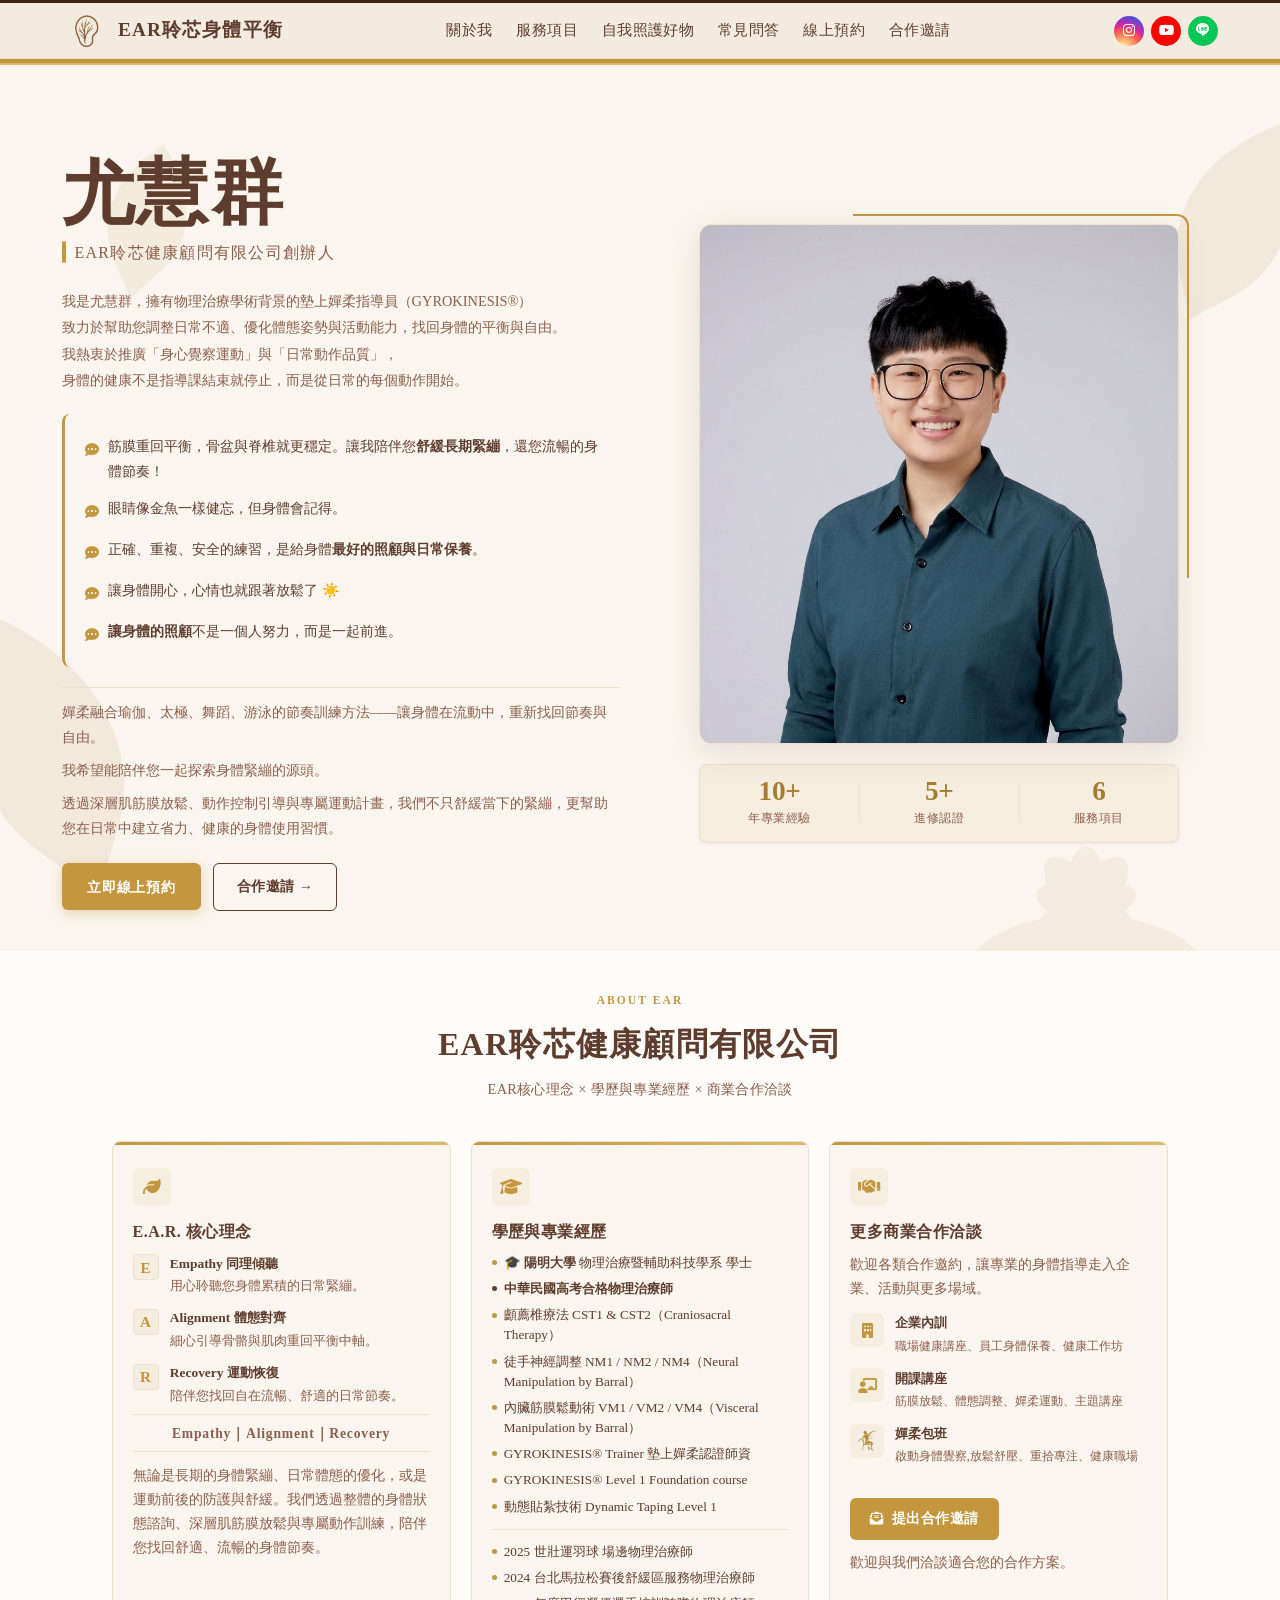
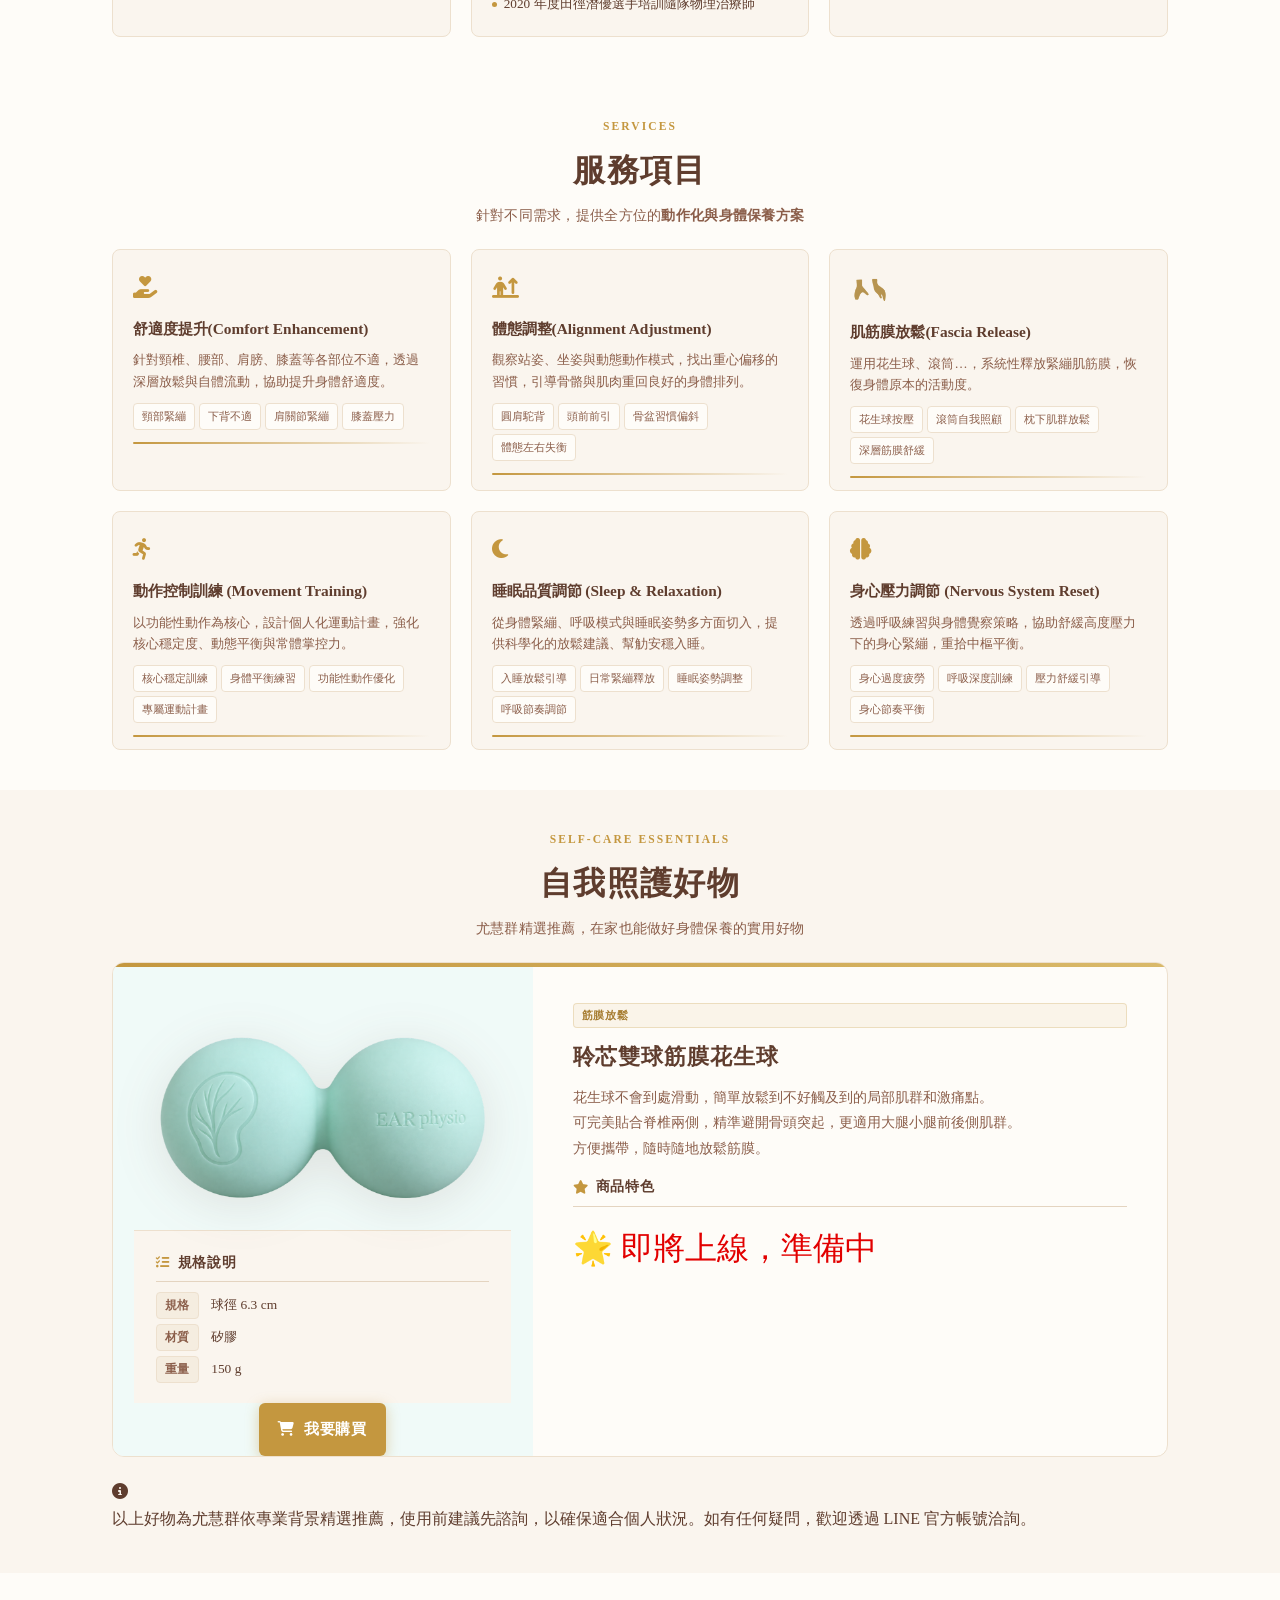
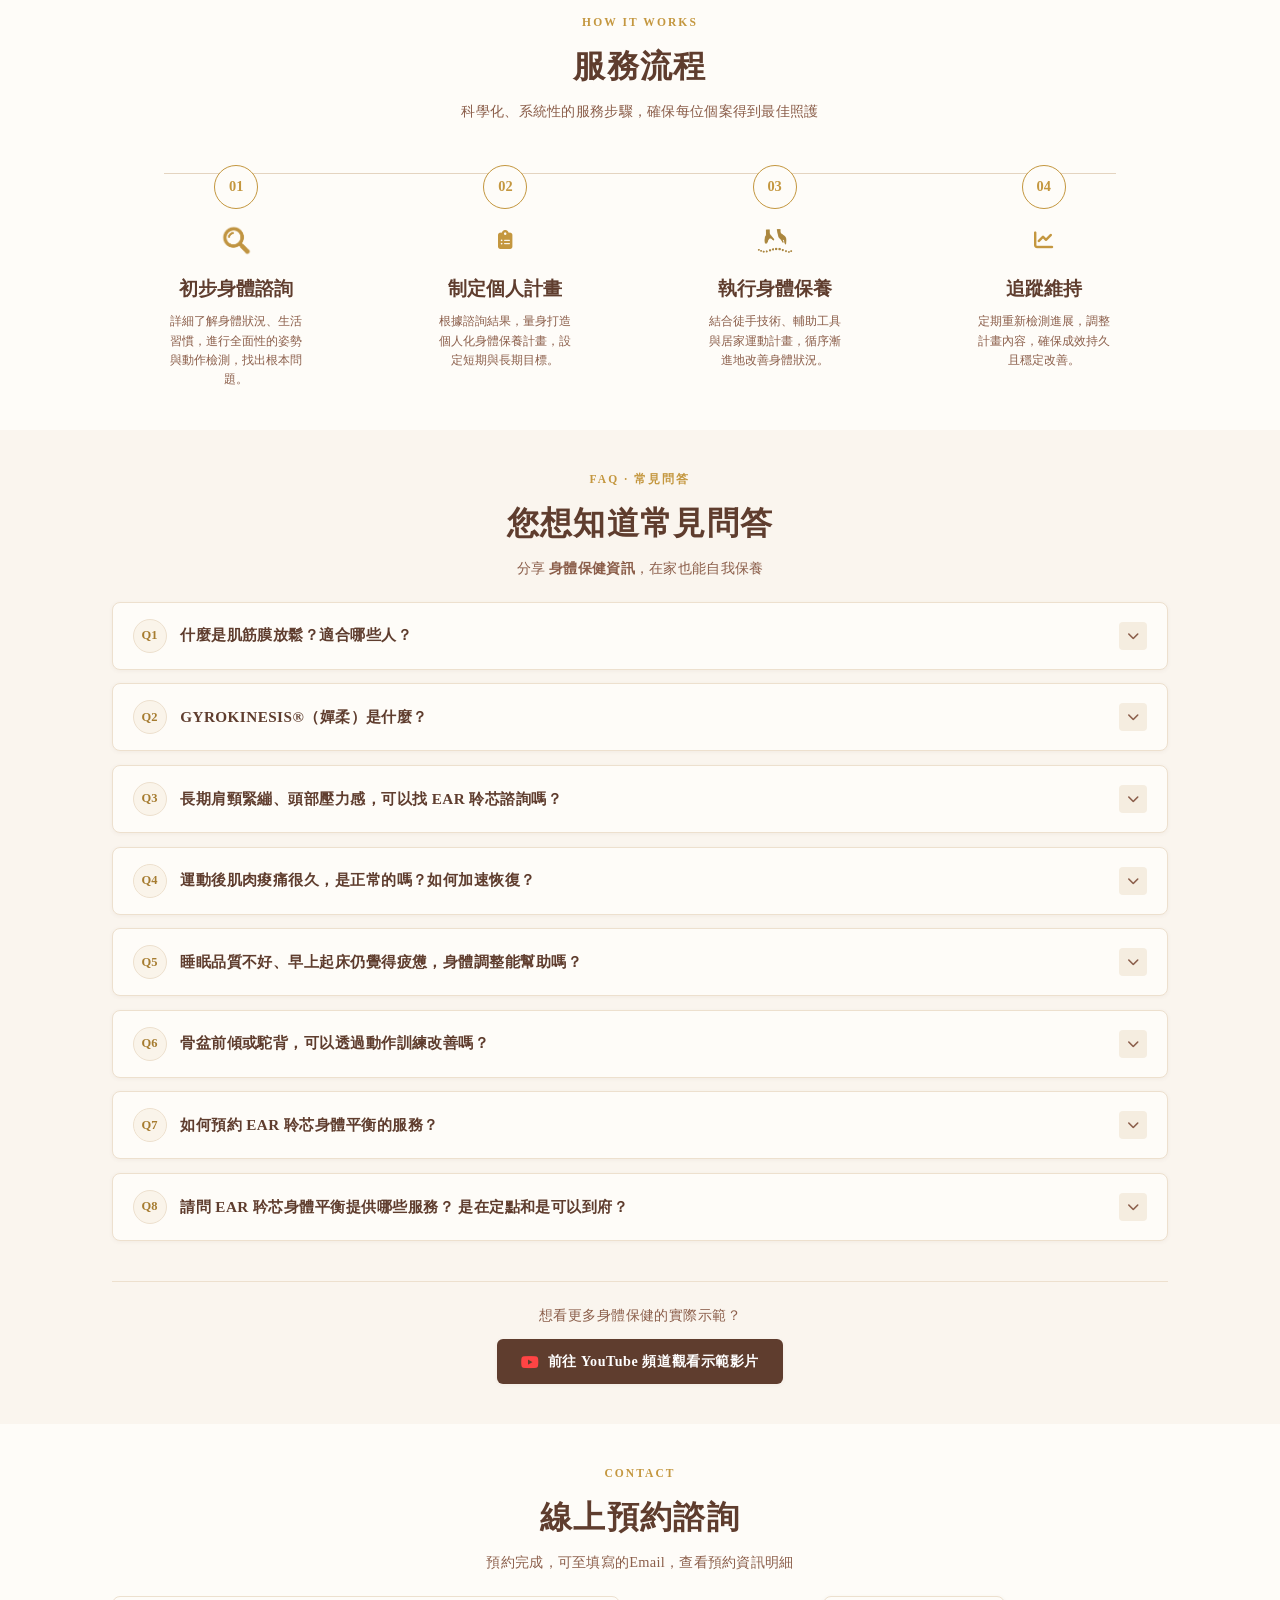
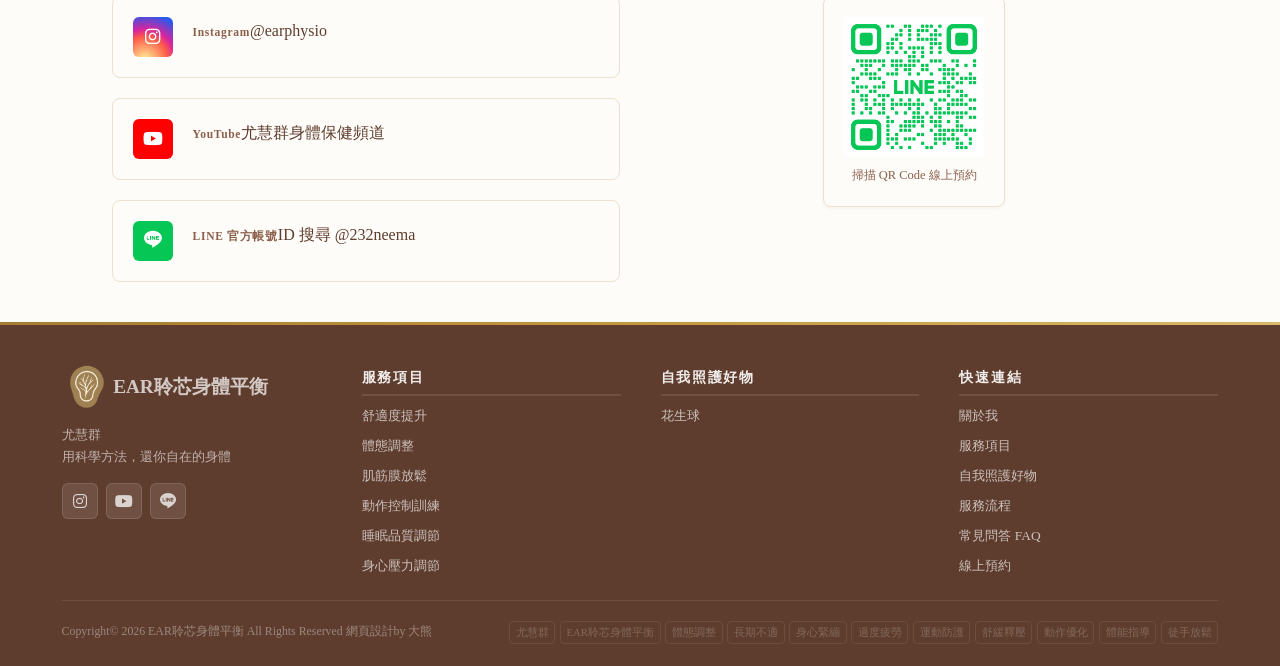
<file: index.html>
<!DOCTYPE html>
<html lang="zh-TW">
<head>
  <meta charset="UTF-8" />
  <meta name="viewport" content="width=device-width, initial-scale=1.0" />

  <!-- ★ SEO Title：主關鍵字前置，品牌名在後 ★ -->
  <title>尤慧群 | EAR聆芯身體平衡 | 同理傾聽・體態對齊・運動恢復</title>

  <!-- ★ Meta Description：自然語句包含 5–7 個主關鍵字，≤160 字 ★ -->
  <meta name="description" content="尤慧群（EAR聆芯身體平衡）｜無論是長期的身體緊繃、日常體態的優化、高度壓力下的身心疲憊，或是運動前後的防護與舒緩，我們透過整體的身體狀態諮詢、深層肌筋膜放鬆與專屬動作訓練，協助您找回舒適、流暢的身體節奏。" />

  <!-- ★ Keywords：GitHub Pages 雖對 meta keywords 不加分，但保留作參考 ★ -->
  <meta name="keywords" content="尤慧群,EAR聆芯身體平衡,體態調整,長期不適,身心緊繃,過度疲勞,運動防護,徒手放鬆,身體調理,舒緩釋壓,動作優化,體能指導" />

  <meta name="author" content="尤慧群" />
  <meta name="robots" content="index, follow" />

  <!-- ★ Canonical：避免重複內容 ★ -->
  <link rel="canonical" href="https://earphysio.github.io/Physio/" />

  <!-- ★ Open Graph（社群分享預覽）★ -->
  <meta property="og:type"        content="website" />
  <meta property="og:url"         content="https://earphysio.github.io/Physio/" />
  <meta property="og:title"       content="尤慧群 | EAR聆芯身體平衡" />
  <meta property="og:description" content="EAR聆芯身體平衡，無論是長期的身體緊繃、日常體態的優化，或是運動前後的防護與舒緩。我們透過整體的身體狀態諮詢、深層肌筋膜放鬆與專屬動作訓練，陪伴您找回舒適、流暢的身體節奏。" />
  <meta property="og:image"       content="https://earphysio.github.io/Physio/img/EunicePic.png" />
  <meta property="og:locale"      content="zh_TW" />
  <meta property="og:site_name"   content="EAR聆芯身體平衡" />

  <!-- ★ Twitter Card ★ -->
  <meta name="twitter:card"        content="summary_large_image" />
  <meta name="twitter:title"       content="尤慧群 | EAR聆芯身體平衡" />
  <meta name="twitter:description" content="EAR聆芯身體平衡，無論是長期的身體緊繃、日常體態的優化，或是運動前後的防護與舒緩。我們透過整體的身體狀態諮詢、深層肌筋膜放鬆與專屬動作訓練，陪伴您找回舒適、流暢的身體節奏。" />
  <meta name="twitter:image"       content="https://earphysio.github.io/Physio/img/EunicePic.png" />

  <!-- ★ Schema.org 結構化資料（Google Rich Results）★ -->
  <script type="application/ld+json">
  {
    "@context": "https://schema.org",
    "@type": "LocalBusiness",
    "name": "EAR身體平衡工作坊",
    "alternateName": ["尤慧群", "EAR聆芯身體平衡"],
    "url": "https://earphysio.github.io/Physio/",
    "image": "https://earphysio.github.io/Physio/img/EunicePic.png",
    "description": "EAR聆芯身體平衡，無論是長期的身體緊繃、日常體態的優化，或是運動前後的防護與舒緩。我們透過整體的身體狀態諮詢、深層肌筋膜放鬆與專屬動作訓練，陪伴您找回舒適、流暢的身體節奏。",
    "founder": {
      "@type": "Person",
      "name": "尤慧群",
      "description": "陽明大學物理治療暨輔助科技學系畢業，中華民國高考合格物理治療師，專精徒手技術、神經肌肉再教育、個人化運動計畫。",
      "knowsAbout": ["尤慧群","EAR聆芯身體平衡","體態調整","長期不適","身心緊繃","過度疲勞","運動防護","徒手放鬆","身體調理","舒緩釋壓","動作優化","體能指導"],
      "sameAs": [
        "https://www.instagram.com/earphysio/",
        "https://www.youtube.com/@euniceyu/shorts"
      ]
    },
    "serviceType": ["舒適提升","體態調整","肌筋膜放鬆","動作控制訓練","睡眠問題調整","身心壓力調節","到府服務","門市服務","GYROKINESIS 墊上嬋柔"],
    "areaServed": "台灣",
    "sameAs": [
      "https://www.instagram.com/earphysio/",
      "https://www.youtube.com/@euniceyu/shorts",
      "https://earphysio.github.io/Physio/"
    ],
    "contactPoint": {
      "@type": "ContactPoint",
      "contactType": "customer service",
      "url": "https://lin.ee/N2vnfpX",
      "availableLanguage": "zh-TW"
    }
  }
  </script>

  <!-- ★ FAQ 結構化資料（Google AI Overview / Rich Results）★ -->
  <script type="application/ld+json">
  {
    "@context": "https://schema.org",
    "@type": "FAQPage",
    "mainEntity": [
      {
        "@type": "Question",
        "name": "什麼是肌筋膜放鬆？適合哪些人？",
        "acceptedAnswer": {
          "@type": "Answer",
          "text": "肌筋膜放鬆是一種透過適度壓力（如花生球、滾筒或徒手技術）作用於筋膜層的自我照護方式，目的在於協助身體恢復較自然的活動順暢度。適合長時間久坐久站、感覺肩頸緊繃、背部僵硬、或在運動前後希望維持身體狀態的人。若您有特定身體狀況，建議先與專業人員討論後再進行。"
        }
      },
      {
        "@type": "Question",
        "name": "GYROKINESIS®（嬋柔）是什麼？",
        "acceptedAnswer": {
          "@type": "Answer",
          "text": "GYROKINESIS® 墊上嬋柔運動是一套融合瑜伽、太極、舞蹈與游泳節奏概念的動作系統，強調脊椎在三維空間中的流動與螺旋延伸。"
        }
      },
      {
        "@type": "Question",
        "name": "長期肩頸緊繃、頭痛，可以找 EAR 聆芯諮詢嗎？",
        "acceptedAnswer": {
          "@type": "Answer",
          "text": "肩頸緊繃與頭部壓力感，有時與姿勢習慣、呼吸模式及工作型態有關。EAR 聆芯提供整體身體狀態諮詢，透過動作評估與個別化指導，協助您了解身體緊繃的可能成因，並提供適合日常執行的放鬆策略與動作建議。若有持續性或急性症狀，請先就醫確認診斷。"
        }
      },
      {
        "@type": "Question",
        "name": "如何預約 EAR 聆芯身體平衡的服務？",
        "acceptedAnswer": {
          "@type": "Answer",
          "text": "歡迎點選網頁右上角的 LINE 圖示,或直接掃描 QR Code 與我們聯絡。請留下您的諮詢需求與方便的時間,我們將盡快為您安排專屬服務。
                  歡迎關注我們的 Instagram @earphysio 與 YouTube 頻道,搶先觀看更多實用的身體保健與日常照護分享!"
        }
      },
      {
        "@type": "Question",
        "name": "請問 EAR 耹芯身體平衡提供哪些服務？ 是在定點和是可以到府？",
        "acceptedAnswer": {
          "@type": "Answer",
          "text": "EAR 聆芯提供多元且彈性的服務模式,主要包含:
                  • 門市服務:提供更完整的專業空間與全套設備,讓您享受沉浸式的身體調理。
                  • 到府服務:專為行動不便、育兒家長或希望在熟悉環境中接受指導的個案設計,免去奔波之苦。
                  • 異業合作:歡迎各大機構洽詢「健康講座」與「嬋柔(Gyrokinesis)團課」等多樣化合作項目。
                  如需了解各方案的詳細內容與收費,歡迎透過 LINE 官方帳號與我們洽詢。"
        }
      },
      {
        "@type": "Question",
        "name": "骨盆前傾或駝背，可以透過動作訓練改善嗎？",
        "acceptedAnswer": {
          "@type": "Answer",
          "text": "可以!骨盆前傾、駝背、圓肩與頭部前傾(俗稱烏龜脖),都是常見的身體姿勢表現。這些姿勢可能受到個人身體結構、活動習慣、肌力、活動度及動作控制等多重因素影響,並不代表一定有問題或需要刻意矯正。
                  透過個別化的身體評估,搭配適當的肌筋膜放鬆、活動度訓練、肌力強化與動作控制練習,有機會改善活動能力、動作效率與身體舒適度,逐步建立更自在的動作習慣。
                  EAR 聆芯 會依照你的身體狀況與生活需求,設計循序漸進的個人化計畫,陪伴你提升身體覺察,找到更適合自己的活動方式,讓身體動得更自在、更有餘裕。"
        }
      },
      {
        "@type": "Question",
        "name": "運動後肌肉痠痛很久，是正常的嗎？如何加速恢復？",
        "acceptedAnswer": {
          "@type": "Answer",
          "text": "運動後的延遲性肌肉痠痛(DOMS)
                  延遲性肌肉痠痛(DOMS)常在不熟悉或較高強度的運動後數小時逐漸出現,通常於 24–72 小時達到高峰,並在數天內逐步緩解。其成因涉及運動負荷、肌肉與周邊組織反應,以及疼痛感受器敏化等多重機制,並非單純由乳酸堆積或肌肉微小撕裂所造成。
                  日常可依身體狀況安排低強度活動、充足睡眠與適當營養,也可使用滾筒或按摩協助緩解痠痛與僵硬感。不過,疼痛減輕不代表肌肉功能已完全恢復,應依實際肌力、活動度及運動表現調整訓練強度。"
        }
      },
      {
        "@type": "Question",
        "name": "睡眠品質不好、早上起床仍覺得疲憊，身體調整能幫助嗎？",
        "acceptedAnswer": {
          "@type": "Answer",
          "text": "睡眠品質與身體緊繃程度、呼吸模式及神經系統狀態有一定的相互關係。EAR 聆芯的身心壓力調節與睡眠品質調節服務，從身體入手，透過呼吸練習、放鬆引導與睡眠姿勢調整，協助您在入睡前釋放日常積累的緊繃，提升休息的品質。若失眠問題持續，建議同時尋求醫療諮詢。"
        }
      }
    ]
  }
  </script>

  <!-- Google Fonts -->
  <link rel="preconnect" href="https://fonts.googleapis.com" />
  <link rel="preconnect" href="https://fonts.gstatic.com" crossorigin />
  <link href="https://fonts.googleapis.com/css2?family=Noto+Sans+TC:wght@300;400;500;600;700;900&family=Noto+Serif+TC:wght@400;500;600;700&display=swap" rel="stylesheet" />

  <!-- Font Awesome -->
  <link rel="stylesheet" href="https://cdn.jsdelivr.net/npm/@fortawesome/fontawesome-free@6.4.0/css/all.min.css" />
  <!-- Bootstrap Icons -->
  <link rel="stylesheet" href="https://cdn.jsdelivr.net/npm/bootstrap-icons@1.13.1/font/bootstrap-icons.min.css" />

    <!-- 視窗Logo-->
  <link rel="icon" href="img/EAR_Logo.png">

<!--連到CSS-->
  <link rel="stylesheet" href="css/style.css" />
  <link rel="stylesheet" href="css/faq.css" />
</head>
<body>

  <!-- ========================================================
       NAVBAR
       頂部深咖啡細線 + 奶茶米白背景
       左：🏠 EAR聆芯身體平衡
       中：關於我 | 🎫 服務項目 | 📍 自我照護好物 | ▶ 常見問答 | 📅 線上預約
       右：IG · YT · LINE 圓形彩色圖標
       ======================================================== -->
  <div class="nav-topline" aria-hidden="true"></div>
  <header id="navbar" role="banner">
    <nav class="nav-wrap" aria-label="主要導覽">

      <!-- 左：品牌 -->
      <div class="nav-brand">
        <a href="#hero" class="nav-logo" aria-label="EAR 身體平衡 回到頂部">
          <img src="img/logo.png" alt="logo" width="50">
          <span class="nb-ear">EAR聆芯身體平衡</span>
        </a>
      </div>

      <!-- 中：導覽連結 -->
      <div class="nav-center">
        <a href="#about" class="nav-link has-arrow">關於我</a>
        <a href="#services" class="nav-link">服務項目</a>
        <a href="#populations" class="nav-link">自我照護好物</a>
        <a href="#faq" class="nav-link">常見問答</a>
        <a href="#contact" class="nav-link">線上預約</a>
        <a href="collab.html" class="nav-link">合作邀請</a>
      </div>

      <!-- 右：社群 -->
      <div class="nav-socials">
        <a href="https://www.instagram.com/earphysio/" target="_blank" rel="noopener noreferrer"
           class="nsocial nsocial-ig" aria-label="Instagram">
          <i class="fab fa-instagram"></i>
        </a>
        <a href="https://www.youtube.com/@euniceyu/shorts"
           target="_blank" rel="noopener noreferrer" class="nsocial nsocial-yt" aria-label="YouTube">
          <i class="fab fa-youtube"></i>
        </a>
        <a href="https://lin.ee/N2vnfpX" target="_blank" rel="noopener noreferrer"
           class="nsocial nsocial-line" aria-label="LINE">
          <i class="bi bi-line"></i>
        </a>
      </div>

      <!-- 漢堡選單 (手機用) -->
      <button class="nav-toggle" id="navToggle" aria-controls="navMobile" aria-label="切換選單" aria-expanded="false">
         <!-- 漢堡選單的三條線 -->
        <span></span><span></span><span></span>
      </button>
    </nav>

    <!-- 手機展開選單 -->
    <div class="nav-mobile" id="navMobile">
      <a href="#hero"    class="nm-link"><i class="fas fa-home"></i>EAR聆芯身體平衡</a>
      <a href="#about"   class="nm-link">關於我</a>
      <a href="#services" class="nm-link">服務項目</a>
      <a href="#populations"   class="nm-link">自我照護好物</a>
      <a href="#faq" class="nm-link"> 常見問答</a>
      <a href="#contact" class="nm-link"> 線上預約</a>
      <a href="collab.html" class="nm-link"> 合作邀請</a>
      <div class="nm-socials">
        <a href="https://www.instagram.com/earphysio/" target="_blank" class="nsocial nsocial-ig"><i class="fab fa-instagram"></i></a>
        <a href="https://www.youtube.com/channel/UCzM4JnSAk8aUFCLA5UY1bzw" target="_blank" class="nsocial nsocial-yt"><i class="fab fa-youtube"></i></a>
        <a href="https://lin.ee/N2vnfpX" target="_blank" class="nsocial nsocial-line"><i class="bi bi-line"></i></a>
      </div>
    </div>
  </header>

  <main>

    <!-- ========================================================
         HERO — 左文右圖版型（尤慧群身體保養服務介紹）
         保留暖奶茶色調 + 葉片浮水印裝飾
         ======================================================== -->
    <section id="hero" class="hero-section hero-split" aria-label="首頁">

      <!-- 背景葉片浮水印（保留原始裝飾） -->
      <div class="hero-wm" aria-hidden="true">
        <svg class="wm-leaf wm-l1" viewBox="0 0 120 220" fill="none">
          <path d="M60 0 C20 40,0 90,12 140 C22 175,50 200,60 220 C70 200,98 175,108 140 C120 90,100 40,60 0Z" fill="currentColor"/>
          <line x1="60" y1="10" x2="60" y2="210" stroke="currentColor" stroke-width="1.2" opacity=".35"/>
          <line x1="60" y1="70"  x2="28" y2="115" stroke="currentColor" stroke-width=".8" opacity=".25"/>
          <line x1="60" y1="70"  x2="92" y2="115" stroke="currentColor" stroke-width=".8" opacity=".25"/>
          <line x1="60" y1="130" x2="22" y2="170" stroke="currentColor" stroke-width=".8" opacity=".2"/>
          <line x1="60" y1="130" x2="98" y2="170" stroke="currentColor" stroke-width=".8" opacity=".2"/>
        </svg>
        <svg class="wm-leaf wm-l2" viewBox="0 0 100 180" fill="none">
          <path d="M50 0 C15 35,0 75,10 115 C18 145,42 165,50 180 C58 165,82 145,90 115 C100 75,85 35,50 0Z" fill="currentColor"/>
          <line x1="50" y1="8"  x2="50" y2="172" stroke="currentColor" stroke-width="1" opacity=".3"/>
        </svg>
        <svg class="wm-lotus" viewBox="0 0 220 180" fill="none">
          <ellipse cx="110" cy="130" rx="20" ry="55" fill="currentColor" transform="rotate(-35 110 130)"/>
          <ellipse cx="110" cy="130" rx="20" ry="55" fill="currentColor" transform="rotate(0  110 130)"/>
          <ellipse cx="110" cy="130" rx="20" ry="55" fill="currentColor" transform="rotate(35 110 130)"/>
          <ellipse cx="110" cy="130" rx="17" ry="45" fill="currentColor" transform="rotate(-68 110 130)"/>
          <ellipse cx="110" cy="130" rx="17" ry="45" fill="currentColor" transform="rotate(68  110 130)"/>
          <ellipse cx="60"  cy="158" rx="48" ry="18" fill="currentColor" transform="rotate(-18 60 158)"/>
          <ellipse cx="160" cy="158" rx="48" ry="18" fill="currentColor" transform="rotate(18 160 158)"/>
        </svg>
        <!-- 右上角額外葉片裝飾 -->
        <svg class="wm-leaf wm-l3" viewBox="0 0 80 140" fill="none">
          <path d="M40 0 C12 26,0 58,8 88 C14 108,30 124,40 140 C50 124,66 108,72 88 C80 58,68 26,40 0Z" fill="currentColor"/>
          <line x1="40" y1="6" x2="40" y2="134" stroke="currentColor" stroke-width="1" opacity=".3"/>
          <line x1="40" y1="50" x2="22" y2="74" stroke="currentColor" stroke-width=".7" opacity=".2"/>
          <line x1="40" y1="50" x2="58" y2="74" stroke="currentColor" stroke-width=".7" opacity=".2"/>
        </svg>
      </div>

      <!-- 頂部金色雙色橫線 -->
      <div class="hero-topbar" aria-hidden="true">
        <div class="htb-gold"></div>
        <div class="htb-light"></div>
      </div>

      <!-- 左文右圖主體 -->
      <div class="hero-split-inner">

        <!-- ── 左側：文字區 ── -->
        <div class="hero-text-col" data-ani="slide-up">

          <!-- 姓名 + 職稱 -->
          <div class="hero-name-block">
            <h1 class="hero-name">尤慧群</h1>
            <div class="hero-title-tag">
              <span class="htt-bar"></span>
              <span class="htt-label">EAR聆芯健康顧問有限公司創辦人</span>
            </div>
          </div>
            <!-- 統計數據 (手機版專用)-->
          <div class="hero-stats mobile-stats" data-ani="slide-up" data-ani-delay="80">
            <div class="hstat-item">
              <span class="hstat-num" data-count="10" data-suffix="+">10+</span>
              <span class="hstat-lbl">年專業經驗</span>
            </div>
            <div class="hstat-divider"></div>
            <div class="hstat-item">
              <span class="hstat-num" data-count="5" data-suffix="+">5+</span>
              <span class="hstat-lbl">進修認證</span>
            </div>
            <div class="hstat-divider"></div>
            <div class="hstat-item">
              <span class="hstat-num" data-count="6" data-suffix="">6</span>
              <span class="hstat-lbl">服務項目</span>
            </div>
          </div>
          <!-- 介紹段落 -->
          <div class="founder-main">
            <p class="founder-intro">我是尤慧群，擁有物理治療學術背景的墊上嬋柔指導員（GYROKINESIS®）<br>
              致力於幫助您調整日常不適、優化體態姿勢與活動能力，找回身體的平衡與自由。<br>
              我熱衷於推廣「身心覺察運動」與「日常動作品質」，<br>
              身體的健康不是指導課結束就停止，而是從日常的每個動作開始。</p>

            <ul class="founder-quotes" data-ani="slide-up" data-ani-delay="80">
              <li>
                <span class="fq-dot"><i class="fas fa-comment-dots"></i></span>
                <span>筋膜重回平衡，骨盆與脊椎就更穩定。讓我陪伴您<strong>舒緩長期緊繃</strong>，還您流暢的身體節奏！</span>
              </li>
              <li>
                <span class="fq-dot"><i class="fas fa-comment-dots"></i></span>
                <span>眼睛像金魚一樣健忘，但身體會記得。</span>
              </li>
              <li>
                <span class="fq-dot"><i class="fas fa-comment-dots"></i></span>
                <span>正確、重複、安全的練習，是給身體<strong>最好的照顧與日常保養</strong>。</span>
              </li>
              <li>
                <span class="fq-dot"><i class="fas fa-comment-dots"></i></span>
                <span>讓身體開心，心情也就跟著放鬆了 ☀️</span>
              </li>
              <li>
                <span class="fq-dot"><i class="fas fa-comment-dots"></i></span>
                <span><strong>讓身體的照顧</strong>不是一個人努力，而是一起前進。</span>
              </li>
            </ul>

            <div class="founder-closing" data-ani="slide-up" data-ani-delay="140">
              <p>嬋柔融合瑜伽、太極、舞蹈、游泳的節奏訓練方法——讓身體在流動中，重新找回節奏與自由。</p>
              <p>我希望能陪伴您一起探索身體緊繃的源頭。</p>
              <p>透過深層肌筋膜放鬆、動作控制引導與專屬運動計畫，我們不只舒緩當下的緊繃，更幫助您在日常中建立省力、健康的身體使用習慣。</p>
            </div>
          </div>
          <!-- CTA 按鈕 -->
          <div class="hero-cta" data-ani="slide-up" data-ani-delay="200">
            <a href="#contact" class="hcta-primary">立即線上預約</a>
            <a href="collab.html" class="hcta-outline">合作邀請 →</a>
          </div>

        </div><!-- /hero-text-col -->

        <!-- ── 右側：照片 ── -->
        <div class="hero-img-col" data-ani="slide-up" data-ani-delay="100">
          <div class="hero-photo-frame">
            <img
              src="img/EunicePic.png"
              alt="尤慧群正在為個案進行身體評估與動作指導"
              class="hero-photo"
              loading="eager"
            />
            <!-- 照片右上角金色裝飾框線 -->
            <div class="hpf-deco" aria-hidden="true"></div>
          </div>
          <!-- ▼ 新增：放置在照片下方的桌機版數據卡片 ▼ -->
    <div class="hero-stats desktop-stats">
        <div class="hstat-item">
            <span class="hstat-num">10+</span>
            <span class="hstat-lbl">年專業經驗</span>
        </div>
        <div class="hstat-divider"></div>
        <div class="hstat-item">
            <span class="hstat-num">5+</span>
            <span class="hstat-lbl">進修認證</span>
        </div>
        <div class="hstat-divider"></div>
        <div class="hstat-item">
            <span class="hstat-num">6</span>
            <span class="hstat-lbl">服務項目</span>
        </div>
    </div>
        </div><!-- /hero-img-col -->
      </div><!-- /hero-split-inner -->
    </section>
  <!-- ========================================================
         ABOUT + EAR 核心理念
         ======================================================== -->
    <section id="about" class="sec-white" aria-labelledby="about-h">
      <div class="sec-wrap">
        <header class="sec-header" data-ani="slide-up">
          <p class="sec-eye">About EAR</p>
          <h2 id="about-h">EAR聆芯健康顧問有限公司</h2>
          <p class="sec-sub">EAR核心理念 × 學歷與專業經歷 × 商業合作洽談</p>
        </header>
        <!-- ── 三欄卡片：EAR理念 ／ 學歷與經歷 ／ 商業合作 ── -->
        <div class="about-grid" data-ani="slide-up" style="margin-top: var(--sp-xl);">

          <!-- 卡片1：E.A.R. 核心理念 -->
          <div class="about-card">
            <div class="ac-topline"></div>
            <div class="ac-icon"><i class="fas fa-leaf"></i></div>
            <h3>E.A.R. 核心理念</h3>
            <div class="ear-concepts">
              <div class="ear-concept-item">
                <span class="eci-letter">E</span>
                <div>
                  <strong>Empathy 同理傾聽</strong>
                  <p>用心聆聽您身體累積的日常緊繃。</p>
                </div>
              </div>
              <div class="ear-concept-item">
                <span class="eci-letter">A</span>
                <div>
                  <strong>Alignment 體態對齊</strong>
                  <p>細心引導骨骼與肌肉重回平衡中軸。</p>
                </div>
              </div>
              <div class="ear-concept-item">
                <span class="eci-letter">R</span>
                <div>
                  <strong>Recovery 運動恢復</strong>
                  <p>陪伴您找回自在流暢、舒適的日常節奏。</p>
                </div>
              </div>
            </div>
            <p class="ear-tagline">Empathy｜Alignment｜Recovery</p>
            <p class="about-card-desc">無論是長期的身體緊繃、日常體態的優化，或是運動前後的防護與舒緩。我們透過整體的身體狀態諮詢、深層肌筋膜放鬆與專屬動作訓練，陪伴您找回舒適、流暢的身體節奏。</p>
          </div>

          <!-- 卡片2：學歷與專業經歷 -->
          <div class="about-card">
            <div class="ac-topline"></div>
            <div class="ac-icon"><i class="fas fa-graduation-cap"></i></div>
            <h3>學歷與專業經歷</h3>
            <ul class="ac-list">
              <li><span class="acl-dot"></span><span>🎓 <strong>陽明大學</strong> 物理治療暨輔助科技學系 學士</span></li>
              <li><span class="acl-dot accent"></span><span><strong>中華民國高考合格物理治療師</strong></span></li>
              <li><span class="acl-dot"></span><span>顱薦椎療法 CST1 &amp; CST2（Craniosacral Therapy）</span></li>
              <li><span class="acl-dot"></span><span>徒手神經調整 NM1 / NM2 / NM4（Neural Manipulation by Barral）</span></li>
              <li><span class="acl-dot"></span><span>內臟筋膜鬆動術 VM1 / VM2 / VM4（Visceral Manipulation by Barral）</span></li>
              <li><span class="acl-dot"></span><span>GYROKINESIS® Trainer 墊上嬋柔認證師資</span></li>
              <li><span class="acl-dot"></span><span>GYROKINESIS® Level 1 Foundation course</span></li>
              <li><span class="acl-dot"></span><span>動態貼紮技術 Dynamic Taping Level 1</span></li>
            </ul>
            <div class="ac-divider"></div>
            <ul class="ac-list">
              <li><span class="acl-dot"></span><span>2025 世壯運羽球 場邊物理治療師</span></li>
              <li><span class="acl-dot"></span><span>2024 台北馬拉松賽後舒緩區服務物理治療師</span></li>
              <li><span class="acl-dot"></span><span>2020 年度田徑潛優選手培訓隨隊物理治療師</span></li>
            </ul>
          </div>

          <!-- 卡片3：更多商業合作洽談 -->
          <div class="about-card about-card-collab">
            <div class="ac-topline"></div>
            <div class="ac-icon"><i class="fas fa-handshake"></i></div>
            <h3>更多商業合作洽談</h3>
            <p class="about-card-desc collab-lead">歡迎各類合作邀約，讓專業的身體指導走入企業、活動與更多場域。</p>
            <div class="collab-items">
              <div class="collab-item">
                <span class="collab-icon"><i class="fas fa-building"></i></span>
                <div>
                  <strong>企業內訓</strong>
                  <p>職場健康講座、員工身體保養、健康工作坊</p>
                </div>
              </div>
              <div class="collab-item">
                <span class="collab-icon"><i class="fas fa-chalkboard-teacher"></i></span>
                <div>
                  <strong>開課講座</strong>
                  <p>筋膜放鬆、體態調整、嬋柔運動、主題講座</p>
                </div>
              </div>
              <div class="collab-item">
                <!--替換新圖片-->
                <img src="img/GYROKINESIS.png" alt="嬋柔包班" width="25">
                <div>
                  <strong>嬋柔包班</strong>
                  <p>啟動身體覺察,放鬆舒壓、重拾專注、健康職場</p>
                </div>
              </div>
            </div>
            <a href="collab.html" target="_blank" rel="noopener noreferrer" class="collab-cta">
              <i class="fas fa-envelope-open-text"></i> 提出合作邀請</a>
              <p>歡迎與我們洽談適合您的合作方案。</p>
          </div>

        </div><!-- /about-grid -->
      </div>
    </section>

    <!-- ========================================================
         PRICING — 服務方案 (依參考圖二設計)
         到府服務 + 門市服務 + 墊上禪柔 三張方案卡
         ======================================================== -->


    <!-- ========================================================
         SERVICES — 六大服務項目
         ======================================================== -->
    <section id="services" class="sec-white" aria-labelledby="services-h">
      <div class="sec-wrap">
        <header class="sec-header" data-ani="slide-up">
          <p class="sec-eye">Services</p>
          <h2 id="services-h">服務項目</h2>
          <p class="sec-sub">針對不同需求，提供全方位的<strong>動作化與身體保養方案</strong></p>
        </header>

        <div class="svc-grid">
          <article class="svc-card" data-ani="slide-up" data-ani-delay="0">
            <div class="sc-icon"><i class="fas fa-hand-holding-heart"></i></div>
            <h3>舒適度提升(Comfort Enhancement)</h3>
            <p>針對頸椎、腰部、肩膀、膝蓋等各部位不適，透過深層放鬆與自體流動，協助提升身體舒適度。</p>
            <ul class="sc-tags"><li>頸部緊繃</li><li>下背不適</li><li>肩關節緊繃</li><li>膝蓋壓力</li></ul>
            <div class="sc-bottom-line"></div>
          </article>
          <article class="svc-card" data-ani="slide-up" data-ani-delay="60">
            <div class="sc-icon"><i class="fas fa-person-arrow-up-from-line"></i></div>
            <h3>體態調整(Alignment Adjustment)</h3>
            <p>觀察站姿、坐姿與動態動作模式，找出重心偏移的習慣，引導骨骼與肌肉重回良好的身體排列。</p>
            <ul class="sc-tags"><li>圓肩駝背</li><li>頭前前引</li><li>骨盆習慣偏斜</li><li>體態左右失衡</li></ul>
            <div class="sc-bottom-line"></div>
          </article>
          <article class="svc-card" data-ani="slide-up" data-ani-delay="120">
            <div class="sc-icon"><img src="img/Fascia.png" alt="肌筋膜放鬆" width="40"></div>
            <h3>肌筋膜放鬆(Fascia Release)</h3>
            <p>運用花生球、滾筒…，系統性釋放緊繃肌筋膜，恢復身體原本的活動度。</p>
            <ul class="sc-tags"><li>花生球按壓</li><li>滾筒自我照顧</li><li>枕下肌群放鬆</li><li>深層筋膜舒緩</li></ul>
            <div class="sc-bottom-line"></div>
          </article>
          <article class="svc-card" data-ani="slide-up" data-ani-delay="0">
            <div class="sc-icon"><i class="fas fa-person-running"></i></div>
            <h3>動作控制訓練 (Movement Training)</h3>
            <p>以功能性動作為核心，設計個人化運動計畫，強化核心穩定度、動態平衡與常體掌控力。</p>
            <ul class="sc-tags"><li>核心穩定訓練</li><li>身體平衡練習</li><li>功能性動作優化</li><li>專屬運動計畫</li></ul>
            <div class="sc-bottom-line"></div>
          </article>
          <article class="svc-card" data-ani="slide-up" data-ani-delay="60">
            <div class="sc-icon"><i class="fas fa-moon"></i></div>
            <h3>睡眠品質調節 (Sleep & Relaxation)</h3>
            <p>從身體緊繃、呼吸模式與睡眠姿勢多方面切入，提供科學化的放鬆建議、幫觔安穩入睡。</p>
            <ul class="sc-tags"><li>入睡放鬆引導</li><li>日常緊繃釋放</li><li>睡眠姿勢調整</li><li>呼吸節奏調節</li></ul>
            <div class="sc-bottom-line"></div>
          </article>
          <article class="svc-card" data-ani="slide-up" data-ani-delay="120">
            <div class="sc-icon"><i class="fas fa-brain"></i></div>
            <h3>身心壓力調節 (Nervous System Reset)</h3>
            <p>透過呼吸練習與身體覺察策略，協助舒緩高度壓力下的身心緊繃，重拾中樞平衡。</p>
            <ul class="sc-tags"><li>身心過度疲勞</li><li>呼吸深度訓練</li><li>壓力舒緩引導</li><li>身心節奏平衡</li></ul>
            <div class="sc-bottom-line"></div>
          </article>
        </div>
      </div>
    </section>

    <!-- ========================================================
         SELF-CARE PRODUCTS — 自我照護好物
         ======================================================== -->
    <section id="populations" class="sec-cream" aria-labelledby="pop-h">
      <div class="sec-wrap">
        <header class="sec-header" data-ani="slide-up">
          <p class="sec-eye">Self-Care Essentials</p>
          <h2 id="pop-h">自我照護好物</h2>
          <p class="sec-sub">尤慧群精選推薦，在家也能做好身體保養的實用好物</p>
        </header>
        <!-- ── 花生球：圖左文右整列版 ── -->
        <article class="goods-hero-card" data-ani="slide-up" data-ani-delay="0">

          <!-- 左欄：圖片 + 規格說明 + 購買按鈕（桌機） -->
          <div class="ghc-img-col">
            <img src="img/peanut-ball.png" alt="聆芯雙球筋膜花生球 — 馬卡龍藍綠色矽膠材質，EAR physio 品牌" />

            <!-- 規格說明：桌機顯示於圖片下方 -->
            <div class="ghc-specs-box">
              <div class="ghc-section-title"><i class="fas fa-list-check"></i> 規格說明</div>
              <ul class="ghc-specs">
                <li><span class="ghc-spec-lbl">規格</span><span>球徑 6.3 cm</span></li>
                <li><span class="ghc-spec-lbl">材質</span><span>矽膠</span></li>
                <li><span class="ghc-spec-lbl">重量</span><span>150 g</span></li>
              </ul>
            </div>

            <!-- 購買按鈕：桌機顯示於左欄底部 -->
            <a href="#" target="_blank" rel="noopener noreferrer" class="ghc-buy-btn ghc-buy-desktop">
              <i class="fas fa-shopping-cart"></i> 我要購買
            </a>
          </div>

          <!-- 右欄：文案 -->
          <div class="ghc-info-col">
            <span class="gc-cat">筋膜放鬆</span>
            <h3>聆芯雙球筋膜花生球</h3>
            <p class="ghc-lead">花生球不會到處滑動，簡單放鬆到不好觸及到的局部肌群和激痛點。<br>
              可完美貼合脊椎兩側，精準避開骨頭突起，更適用大腿小腿前後側肌群。<br>
              方便攜帶，隨時隨地放鬆筋膜。</p>

            <div class="ghc-section-title"><i class="fas fa-star"></i> 商品特色</div>
            <span class="ghc-star">🌟 即將上線，準備中</span>


            <!-- 規格說明：手機才顯示於此（文案區塊內） -->
            <div class="ghc-specs-mobile">
              <div class="ghc-section-title"><i class="fas fa-list-check"></i> 規格說明</div>
              <ul class="ghc-specs">
                <li><span class="ghc-spec-lbl">規格</span><span>球徑 6.3 cm</span></li>
                <li><span class="ghc-spec-lbl">材質</span><span>矽膠</span></li>
                <li><span class="ghc-spec-lbl">重量</span><span>150 g</span></li>
              </ul>
            </div>

            <!-- 購買按鈕：手機顯示於所有文案最底部 -->
            <a href="https://lin.ee/N2vnfpX" target="_blank" rel="noopener noreferrer" class="ghc-buy-btn ghc-buy-mobile">
              <i class="fas fa-shopping-cart"></i> 我要購買
            </a>
          </div>

        </article>
        <div class="goods-note" data-ani="slide-up">
          <i class="fas fa-circle-info"></i>
          <p>以上好物為尤慧群依專業背景精選推薦，使用前建議先諮詢，以確保適合個人狀況。如有任何疑問，歡迎透過 LINE 官方帳號洽詢。</p>
        </div>
      </div>
    </section>

    <!-- ========================================================
         PROCESS — 服務流程
         ======================================================== -->
    <section id="process" class="sec-white" aria-labelledby="proc-h">
      <div class="sec-wrap">
        <header class="sec-header" data-ani="slide-up">
          <p class="sec-eye">How It Works</p>
          <h2 id="proc-h">服務流程</h2>
          <p class="sec-sub">科學化、系統性的服務步驟，確保每位個案得到最佳照護</p>
        </header>
        <div class="proc-track">
          <div class="proc-line" aria-hidden="true"></div>
          <div class="proc-step" data-ani="slide-up" data-ani-delay="0">
            <div class="ps-n">01</div>
            <img src="img/search.png" alt="初步身體諮詢" width="35">
            <h3>初步身體諮詢</h3>
            <p>詳細了解身體狀況、生活習慣，進行全面性的姿勢與動作檢測，找出根本問題。</p>
          </div>
          <div class="proc-step" data-ani="slide-up" data-ani-delay="100">
            <div class="ps-n">02</div>
            <div class="ps-ic"><i class="fas fa-clipboard-list"></i></div>
            <h3>制定個人計畫</h3>
            <p>根據諮詢結果，量身打造個人化身體保養計畫，設定短期與長期目標。</p>
          </div>
          <div class="proc-step" data-ani="slide-up" data-ani-delay="200">
            <div class="ps-n">03</div>
            <img src="img/Fascia_work.png" alt="身體保養" width="40">
            <h3>執行身體保養</h3>
            <p>結合徒手技術、輔助工具與居家運動計畫，循序漸進地改善身體狀況。</p>
          </div>
          <div class="proc-step" data-ani="slide-up" data-ani-delay="300">
            <div class="ps-n">04</div>
            <div class="ps-ic"><i class="fas fa-chart-line"></i></div>
            <h3>追蹤維持</h3>
            <p>定期重新檢測進展，調整計畫內容，確保成效持久且穩定改善。</p>
          </div>
        </div>
      </div>
    </section>

    <!-- ========================================================
         FAQ — 常見問答（Google AI Overview 結構化資料）
         ======================================================== -->
    <section id="faq" class="sec-cream" aria-labelledby="faq-h">
      <div class="sec-wrap">
        <header class="sec-header" data-ani="slide-up">
          <p class="sec-eye">FAQ · 常見問答</p>
          <h2 id="faq-h">您想知道常見問答</h2>
          <p class="sec-sub">分享 <strong>身體保健資訊</strong>，在家也能自我保養</p>
        </header>

        <div class="faq-grid" role="list">

          <!-- Q1 -->
          <details class="faq-item" data-ani="slide-up" data-ani-delay="0" role="listitem">
            <summary class="faq-q">
              <span class="fq-num">Q1</span>
              <span class="fq-text">什麼是肌筋膜放鬆？適合哪些人？</span>
              <span class="fq-arrow" aria-hidden="true"><i class="fas fa-chevron-down"></i></span>
            </summary>
            <div class="faq-a">
              <div class="faq-a-inner">
                <p>肌筋膜放鬆是一種透過適度壓力（如花生球、滾筒或徒手技術）作用於筋膜層的自我照護方式，目的在於協助身體恢復較自然的活動順暢度。</p>
                <p>適合長時間久坐久站、感覺肩頸緊繃、背部僵硬、或在運動前後希望維持身體狀態的人。若您有特定身體狀況，建議先與專業人員討論後再進行。</p>
              </div>
            </div>
          </details>

          <!-- Q2 -->
          <details class="faq-item" data-ani="slide-up" data-ani-delay="60" role="listitem">
            <summary class="faq-q">
              <span class="fq-num">Q2</span>
              <span class="fq-text">GYROKINESIS®（嬋柔）是什麼？</span>
              <span class="fq-arrow" aria-hidden="true"><i class="fas fa-chevron-down"></i></span>
            </summary>
            <div class="faq-a">
              <div class="faq-a-inner">
                <p>GYROKINESIS® 墊上嬋柔運動是一套融合瑜伽、太極、舞蹈與游泳節奏概念的動作系統，強調脊椎在三維空間中的流動與螺旋延伸。</p>
              </div>
            </div>
          </details>

          <!-- Q3 -->
          <details class="faq-item" data-ani="slide-up" data-ani-delay="80" role="listitem">
            <summary class="faq-q">
              <span class="fq-num">Q3</span>
              <span class="fq-text">長期肩頸緊繃、頭部壓力感，可以找 EAR 聆芯諮詢嗎？</span>
              <span class="fq-arrow" aria-hidden="true"><i class="fas fa-chevron-down"></i></span>
            </summary>
            <div class="faq-a">
              <div class="faq-a-inner">
                <p>肩頸緊繃與頭部壓力感，有時與姿勢習慣、呼吸模式及工作型態有關。EAR 聆芯提供整體身體狀態諮詢，透過動作評估與個別化指導，協助您了解身體緊繃的可能成因，並提供適合日常執行的放鬆策略與動作建議。</p>
                <p class="faq-note"><i class="fas fa-circle-info"></i> 若有持續性或急性症狀，請先就醫確認診斷。</p>
              </div>
            </div>
          </details>

          <!-- Q4 -->
           <details class="faq-item" data-ani="slide-up" data-ani-delay="160" role="listitem">
            <summary class="faq-q">
              <span class="fq-num">Q4</span>
              <span class="fq-text">運動後肌肉痠痛很久，是正常的嗎？如何加速恢復？</span>
              <span class="fq-arrow" aria-hidden="true"><i class="fas fa-chevron-down"></i></span>
            </summary>
            <div class="faq-a">
              <div class="faq-a-inner">
                <p>運動後的延遲性肌肉痠痛(DOMS)<br>
                  延遲性肌肉痠痛(DOMS)常在不熟悉或較高強度的運動後數小時逐漸出現,通常於 24–72 小時達到高峰,並在數天內逐步緩解。其成因涉及運動負荷、肌肉與周邊組織反應,以及疼痛感受器敏化等多重機制,並非單純由乳酸堆積或肌肉微小撕裂所造成。<br>
                  日常可依身體狀況安排低強度活動、充足睡眠與適當營養,也可使用滾筒或按摩協助緩解痠痛與僵硬感。不過,疼痛減輕不代表肌肉功能已完全恢復,應依實際肌力、活動度及運動表現調整訓練強度。</p>
                <p class="faq-note"><i class="fas fa-circle-info"></i> 若痠痛持續超過一週或伴隨腫脹、關節不適，建議就醫評估。</p>
              </div>
            </div>
          </details>

          <!-- Q5 -->
          <details class="faq-item" data-ani="slide-up" data-ani-delay="180" role="listitem">
            <summary class="faq-q">
              <span class="fq-num">Q5</span>
              <span class="fq-text">睡眠品質不好、早上起床仍覺得疲憊，身體調整能幫助嗎？</span>
              <span class="fq-arrow" aria-hidden="true"><i class="fas fa-chevron-down"></i></span>
            </summary>
            <div class="faq-a">
              <div class="faq-a-inner">
                <p>睡眠品質與身體緊繃程度、呼吸模式及神經系統狀態有一定的相互關係。EAR 聆芯的身心壓力調節與睡眠品質調節服務，從身體入手，透過呼吸練習、放鬆引導與睡眠姿勢調整，協助您在入睡前釋放日常積累的緊繃，提升休息的品質。</p>
                <p class="faq-note"><i class="fas fa-circle-info"></i> 若失眠問題持續，建議同時尋求醫療諮詢。</p>
              </div>
            </div>
          </details>

          <!-- Q6 -->
          <details class="faq-item" data-ani="slide-up" data-ani-delay="140" role="listitem">
            <summary class="faq-q">
              <span class="fq-num">Q6</span>
              <span class="fq-text">骨盆前傾或駝背，可以透過動作訓練改善嗎？</span>
              <span class="fq-arrow" aria-hidden="true"><i class="fas fa-chevron-down"></i></span>
            </summary>
            <div class="faq-a">
              <div class="faq-a-inner">
                <p>可以! 骨盆前傾、駝背、圓肩與頭部前傾(俗稱烏龜脖),都是常見的身體姿勢表現。這些姿勢可能受到個人身體結構、活動習慣、肌力、活動度及動作控制等多重因素影響,並不代表一定有問題或需要刻意矯正。<br>
                  透過個別化的身體評估,搭配適當的肌筋膜放鬆、活動度訓練、肌力強化與動作控制練習,有機會改善活動能力、動作效率與身體舒適度,逐步建立更自在的動作習慣。<br>
                  EAR 聆芯 會依照你的身體狀況與生活需求,設計循序漸進的個人化計畫,陪伴你提升身體覺察,找到更適合自己的活動方式,讓身體動得更自在、更有餘裕。</p>
              </div>
            </div>
          </details>

          <!-- Q7 -->
          <details class="faq-item" data-ani="slide-up" data-ani-delay="100" role="listitem">
            <summary class="faq-q">
              <span class="fq-num">Q7</span>
              <span class="fq-text">如何預約 EAR 聆芯身體平衡的服務？</span>
              <span class="fq-arrow" aria-hidden="true"><i class="fas fa-chevron-down"></i></span>
            </summary>
            <div class="faq-a">
              <div class="faq-a-inner">
                <p>歡迎點選網頁右上角的<strong> LINE 圖示</strong>,或直接掃描 QR Code 與我們聯絡。請留下您的諮詢需求與方便的時間,我們將盡快為您安排專屬服務。<br>
                  歡迎關注我們的 Instagram @earphysio 與 YouTube 頻道,搶先觀看更多實用的身體保健與日常照護分享</p>
              </div>
            </div>
          </details>
         
          <!-- Q8 -->
          <details class="faq-item" data-ani="slide-up" data-ani-delay="120" role="listitem">
            <summary class="faq-q">
              <span class="fq-num">Q8</span>
              <span class="fq-text">請問 EAR 耹芯身體平衡提供哪些服務？ 是在定點和是可以到府？</span>
              <span class="fq-arrow" aria-hidden="true"><i class="fas fa-chevron-down"></i></span>
            </summary>
            <div class="faq-a">
              <div class="faq-a-inner">
                <p><strong>EAR 聆芯提供多元且彈性的服務模式,主要包含:</strong><br>
                  <strong>• 門市服務:</strong>提供更完整的專業空間與全套設備,讓您享受沉浸式的身體調理。<br>
                  <strong>• 到府服務:</strong>專為行動不便、育兒家長或希望在熟悉環境中接受指導的個案設計,免去奔波之苦。<br>
                  <strong>• 異業合作:</strong>歡迎各大機構洽詢「健康講座」與「嬋柔(Gyrokinesis)團課」等多樣化合作項目。</p>
                <p>如需了解各方案的詳細內容與收費,歡迎透過 LINE 官方帳號與我們洽詢。</p>
              </div>
            </div>
          </details>
      

        </div><!-- /faq-grid -->

        <!-- 底部 YouTube 連結 -->
        <div class="faq-yt-row" data-ani="slide-up">
          <p class="faq-yt-label">想看更多身體保健的實際示範？</p>
          <a href="https://www.youtube.com/@euniceyu/shorts" target="_blank" rel="noopener noreferrer" class="btn-yt">
            <i class="fab fa-youtube"></i> 前往 YouTube 頻道觀看示範影片
          </a>
        </div>

      </div>
    </section>

    <!-- ========================================================
         CONTACT — 線上預約諮詢
         ======================================================== -->
    <section id="contact" class="sec-white" aria-labelledby="contact-h">
      <div class="sec-wrap">
        <header class="sec-header" data-ani="slide-up">
          <p class="sec-eye">Contact</p>
          <h2 id="contact-h">線上預約諮詢</h2>
          <p class="sec-sub">預約完成，可至填寫的Email，查看預約資訊明細</p>
        </header>
        <div class="contact-layout">
          <div class="contact-left" data-ani="slide-up" data-ani-delay="0">
            <div class="contact-item">
              <div class="ci-ic ci-ig"><i class="fab fa-instagram"></i></div>
              <div class="ci-body"><span class="ci-lbl">Instagram</span><a href="https://www.instagram.com/earphysio/" target="_blank" rel="noopener noreferrer">@earphysio</a></div>
            </div>
            <div class="contact-item">
              <div class="ci-ic ci-yt"><i class="fab fa-youtube"></i></div>
              <div class="ci-body"><span class="ci-lbl">YouTube</span><a href="https://www.youtube.com/@euniceyu/shorts" target="_blank" rel="noopener noreferrer">尤慧群身體保健頻道</a></div>
            </div>
            <div class="contact-item">
              <div class="ci-ic ci-ln"><i class="bi bi-line"></i></div>
              <div class="ci-body"><span class="ci-lbl">LINE 官方帳號</span><a href="https://lin.ee/N2vnfpX" target="_blank" rel="noopener noreferrer">ID 搜尋 @232neema</a></div>
            </div>
          </div>
          <div class="contact-right" data-ani="slide-up" data-ani-delay="140">
            <div class="qr-wrap">
              <img src="img/L_Line.png" alt="LINE 官方帳號 QR Code">
              <p>掃描 QR Code 線上預約</p>
            </div>
          </div>
        </div>
      </div>
    </section>

  </main>

  <!-- ========================================================
       FOOTER
       電腦版：左側品牌欄 + 右側三導覽欄（服務項目/族群/快速連結）
       手機版：單欄垂直堆疊，品牌→服務項目→服務族群→快速連結
       ======================================================== -->
  <footer id="footer" itemscope itemtype="https://schema.org/WPFooter">
    <!-- 頂部橘金色線 -->
    <div class="ft-topbar" aria-hidden="true"></div>

    <div class="ft-inner">
      <!-- ── 主要四欄網格 ── -->
      <div class="ft-grid">

        <!-- 欄1：品牌 + 社群 -->
        <div class="ft-brand-col">
          <!-- Logo 橘底方塊 + 品牌名 -->
          <div class="ft-logo-row">
            <img src="img/logo_white.png" alt="logo" width="50">
            <span class="ft-brand-name">EAR聆芯身體平衡</span>
          </div>
          <!-- 品牌描述 -->
          <p class="ft-brand-desc">
            尤慧群<br>
            用科學方法，還你自在的身體
          </p>
          <!-- 社群圖標 -->
          <div class="ft-socials">
            <a href="https://www.instagram.com/earphysio/"
               target="_blank" rel="noopener noreferrer"
               class="ft-social-btn" aria-label="Instagram @earphysio">
              <i class="fab fa-instagram"></i>
            </a>
            <a href="https://www.youtube.com/@euniceyu/shorts"
               target="_blank" rel="noopener noreferrer"
               class="ft-social-btn" aria-label="YouTube 尤慧群身體保健頻道">
              <i class="fab fa-youtube"></i>
            </a>
            <a href="https://lin.ee/N2vnfpX"
               target="_blank" rel="noopener noreferrer"
               class="ft-social-btn" aria-label="LINE @232neema">
              <i class="bi bi-line"></i>
            </a>
          </div>
        </div>

        <!-- 欄2：服務項目 -->
        <nav class="ft-nav-col" aria-label="服務項目導覽">
          <h3 class="fn-heading">服務項目</h3>
          <ul class="fn-list">
            <li><a href="#services">舒適度提升</a></li>
            <li><a href="#services">體態調整</a></li>
            <li><a href="#services">肌筋膜放鬆</a></li>
            <li><a href="#services">動作控制訓練</a></li>
            <li><a href="#services">睡眠品質調節</a></li>
            <li><a href="#services">身心壓力調節</a></li>
          </ul>
        </nav>

        <!-- 欄3：自我照護好物 -->
        <nav class="ft-nav-col" aria-label="自我照護好物導覽">
          <h3 class="fn-heading">自我照護好物</h3>
          <ul class="fn-list">
            <li><a href="#populations">花生球</a></li>
          </ul>
        </nav>

        <!-- 欄4：快速連結 -->
        <nav class="ft-nav-col" aria-label="快速連結導覽">
          <h3 class="fn-heading">快速連結</h3>
          <ul class="fn-list">
            <li><a href="#about">關於我</a></li>
            <li><a href="#services">服務項目</a></li>
            <li><a href="#populations">自我照護好物</a></li>
            <li><a href="#process">服務流程</a></li>
            <li><a href="#faq">常見問答 FAQ</a></li>
            <li><a href="#contact">線上預約</a></li>
          </ul>
        </nav>

      </div><!-- /ft-grid -->

      <!-- ── 底部版權 + SEO 關鍵字 ── -->
      <div class="ft-bottom">
        <p class="ft-copy">Copyright© 2026 EAR聆芯身體平衡 All Rights Reserved  網頁設計by 大熊</p>
        <!-- 隱藏 SEO 關鍵字標籤 -->
        <ul class="ft-kws" aria-hidden="true">
          <li>尤慧群</li><li>EAR聆芯身體平衡</li><li>體態調整</li>
          <li>長期不適</li><li>身心緊繃</li><li>過度疲勞</li>
          <li>運動防護</li><li>舒緩釋壓</li>
          <li>動作優化</li><li>體能指導</li><li>徒手放鬆</li>
        </ul>
      </div>

    </div><!-- /ft-inner -->
  </footer>

  <button class="back-to-top" id="backToTop" aria-label="回到頂部">
    <i class="fas fa-chevron-up"></i>
  </button>

  <script src="js/main.js"></script>
</body>
</html>
</file>
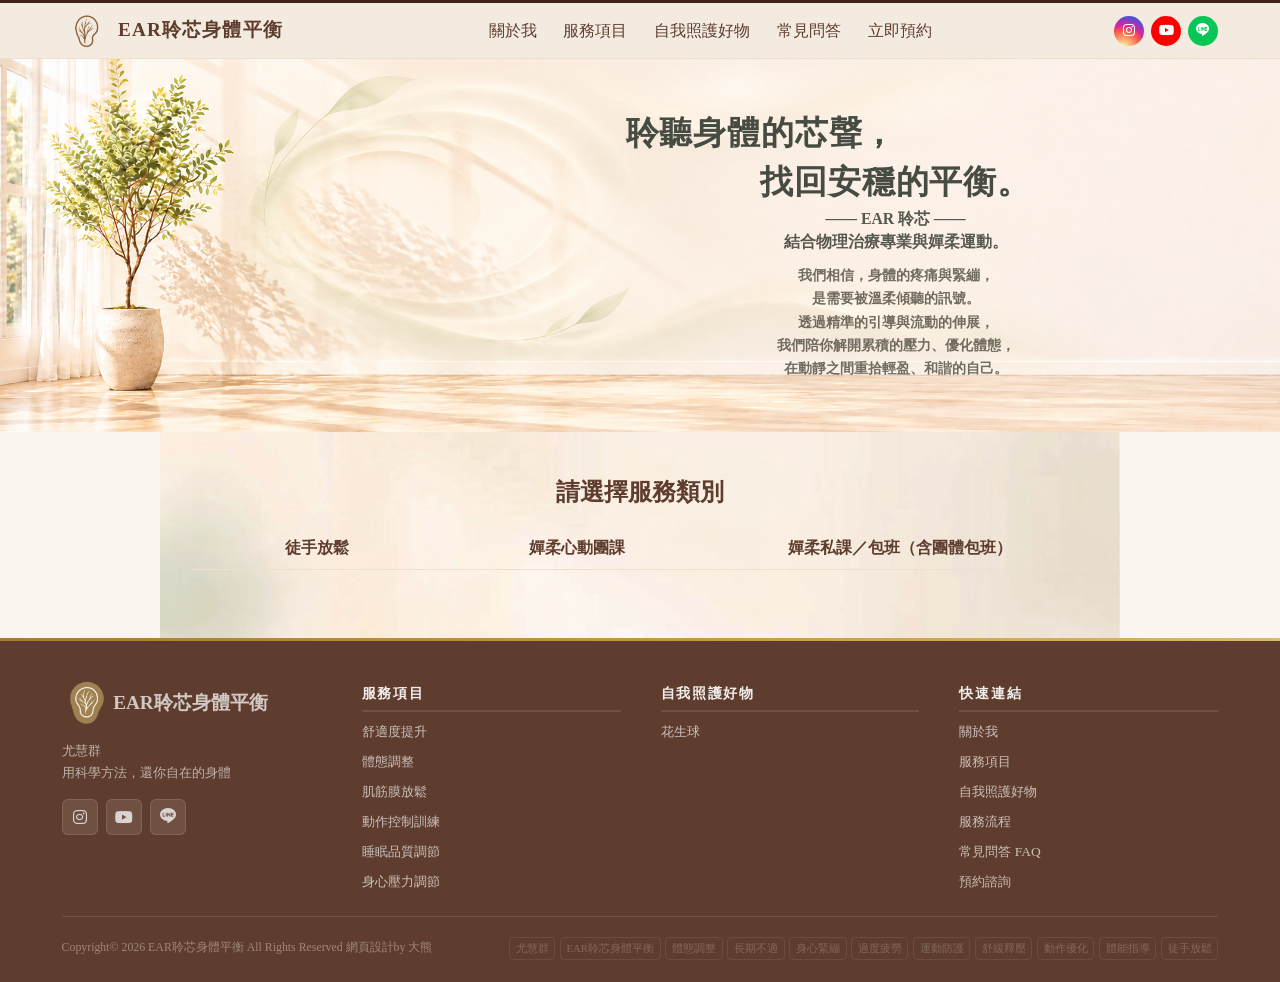
<file: book.html>
<!DOCTYPE html>
<html lang="zh-TW">
<head>
  <meta charset="UTF-8" />
  <meta name="viewport" content="width=device-width, initial-scale=1.0" />
  <title>EAR聆芯健康顧問 | 預約表</title>
  <meta name="description" content="填寫合作洽談表單，與EAR聆芯健康顧問有限公司聯繫，歡迎企業內訓、健康講座、開課合作等邀約。" />
  <link rel="stylesheet" href="css/style.css" />
  <link rel="stylesheet" href="https://cdn.jsdelivr.net/npm/@fortawesome/fontawesome-free@6.4.0/css/all.min.css" />
  <link href="https://fonts.googleapis.com/css2?family=Noto+Sans+TC:wght@300;400;500;700&family=Noto+Serif+TC:wght@400;600;700&display=swap" rel="stylesheet" />
   <!-- Font Awesome -->
  <link rel="stylesheet" href="https://cdn.jsdelivr.net/npm/@fortawesome/fontawesome-free@6.4.0/css/all.min.css" />
  <!-- Bootstrap Icons -->
  <link rel="stylesheet" href="https://cdn.jsdelivr.net/npm/bootstrap-icons@1.13.1/font/bootstrap-icons.min.css" />

  <!-- 視窗Logo-->
  <link rel="icon" href="img/EAR_Logo.png">

  <!--連到CSS-->
  <link rel="stylesheet" href="css/style.css" />
  <link rel="stylesheet" href="css/booking.css" />
</head>
<body>

  <!-- ========================================================
       NAVBAR
       頂部深咖啡細線 + 奶茶米白背景
       左：🏠 EAR聆芯身體平衡
       中：關於我 | 🎫 服務項目 | 📍 自我照護好物 | ▶ 常見問答 | 📅 立即預約
       右：IG · YT · LINE 圓形彩色圖標
       ======================================================== -->
  <div class="nav-topline" aria-hidden="true"></div>
  <header id="navbar" role="banner">
    <nav class="nav-wrap" aria-label="主要導覽">

      <!-- 左：品牌 -->
      <div class="nav-brand">
        <a href="index.html" class="nav-logo" aria-label="EAR 身體平衡 回到頂部">
          <img src="img/logo.png" alt="logo" width="50">
          <span class="nb-ear">EAR聆芯身體平衡</span>
        </a>
      </div>

      <!-- 中：導覽連結 -->
      <div class="nav-center">
        <a href="#about" class="nav-link has-arrow">
          <a href="index.html#about" role="menuitem">關於我</a>
        </a>
        <a href="#services" class="nav-link">
          <a href="index.html#services" role="menuitem">服務項目</a>
        </a>
        <a href="#populations" class="nav-link">
          <a href="index.html#populations" role="menuitem">自我照護好物</a>
        </a>
        <a href="#faq" class="nav-link">
          <a href="index.html#faq" role="menuitem">常見問答</a>
        </a>
        <a href="#contact" class="nav-link">
          <a href="index.html#contact" role="menuitem">立即預約</a>
        </a>
      </div>

      <!-- 右：社群 -->
      <div class="nav-socials">
        <a href="https://www.instagram.com/earphysio/" target="_blank" rel="noopener noreferrer"
           class="nsocial nsocial-ig" aria-label="Instagram">
          <i class="fab fa-instagram"></i>
        </a>
        <a href="https://www.youtube.com/@euniceyu/shorts"
           target="_blank" rel="noopener noreferrer" class="nsocial nsocial-yt" aria-label="YouTube">
          <i class="fab fa-youtube"></i>
        </a>
        <a href="https://lin.ee/N2vnfpX" target="_blank" rel="noopener noreferrer"
           class="nsocial nsocial-line" aria-label="LINE">
          <i class="bi bi-line"></i>
        </a>
      </div>

      <!-- 漢堡選單 (手機用) -->
      <button class="nav-toggle" id="navToggle" aria-label="切換選單" aria-expanded="false">
        <span></span><span></span><span></span>
      </button>
    </nav>

    <!-- 手機展開選單 -->
    <div class="nav-mobile" id="navMobile">
      <a href="index.html#hero"    class="nm-link"><i class="fas fa-home"></i>EAR聆芯身體平衡</a>
      <a href="index.html#about"   class="nm-link">關於我</a>
      <a href="index.html#services" class="nm-link">服務項目</a>
      <a href="index.html#populations"   class="nm-link">自我照護好物</a>
      <a href="index.html#faq" class="nm-link"> 常見問答</a>
      <a href="index.html#contact" class="nm-link"> 立即預約</a>
      <div class="nm-socials">
        <a href="https://www.instagram.com/earphysio/" target="_blank" class="nsocial nsocial-ig"><i class="fab fa-instagram"></i></a>
        <a href="https://www.youtube.com/channel/UCzM4JnSAk8aUFCLA5UY1bzw" target="_blank" class="nsocial nsocial-yt"><i class="fab fa-youtube"></i></a>
        <a href="https://lin.ee/N2vnfpX" target="_blank" class="nsocial nsocial-line"><i class="bi bi-line"></i></a>
      </div>
    </div>
  </header>

  <div class="collab-nav">
    <a href="index.html" class="back-link"><i class="fas fa-chevron-left"></i> 返回首頁</a>
    <span class="brand">Return to Alignment</span>
  </div>
   <!-- Banner：圖片 + CSS 文字疊加-->
  <section class="hero-banner" aria-label="EAR 聆芯身體平衡 品牌橫幅">
    <div class="hb-media" aria-hidden="true"></div>
    <div class="hb-inner">
      <div class="hb-text-col">
        <h1 class="hb-title">
          <span class="hb-title-line">聆聽身體的芯聲，</span>
          <span class="hb-title-line">找回安穩的平衡。</span>
        </h1>
        <p class="hb-sub"> —— EAR 聆芯 —— <br>結合物理治療專業與嬋柔運動。</p>
        <p class="hb-desc">
          <span class="hb-desc-line">我們相信，身體的疼痛與緊繃，</span>
          <span class="hb-desc-line">是需要被溫柔傾聽的訊號。</span>
          <span class="hb-desc-line">透過精準的引導與流動的伸展，</span>
          <span class="hb-desc-line">我們陪你解開累積的壓力、優化體態，</span>
          <span class="hb-desc-line">在動靜之間重拾輕盈、和諧的自己。</span>
        </p>
      </div>
    </div>
  </section>

  <div class="collab-wrap">
    <h2 class="booking-service-title" id="booking-service-title">請選擇服務類別</h2>
    <div class="booking-tabs" role="tablist" aria-labelledby="booking-service-title">
      <button type="button" id="tab-manual" role="tab" aria-selected="false" aria-controls="panel-manual" data-service="manual">徒手放鬆</button>
      <button type="button" id="tab-gyrokinesis" role="tab" aria-selected="false" aria-controls="panel-gyrokinesis" data-service="gyrokinesis" tabindex="-1">嬋柔心動團課</button>
      <button type="button" id="tab-collaboration" role="tab" aria-selected="false" aria-controls="panel-collaboration" data-service="collaboration" tabindex="-1"><span>嬋柔私課／包班</span><span>（含團體包班）</span></button>
    </div>
    <section id="panel-manual" role="tabpanel" aria-labelledby="tab-manual" hidden></section>
    <section id="panel-gyrokinesis" role="tabpanel" aria-labelledby="tab-gyrokinesis" hidden></section>
    <section id="panel-collaboration" role="tabpanel" aria-labelledby="tab-collaboration" hidden>
      <iframe id="booking-collaboration-frame" title="嬋柔私課／包班合作邀請表單"></iframe>
    </section>
    <div id="booking-flow" hidden>

    <!-- STEP 0: 新舊客選擇 -->
    <div id="step-selection">
      <div class="selection-hint">
        請問您是⋯？
        <span>請點選下方圖片，進入對應的預約頁面</span>
      </div>
      <div class="selection-grid">
        <!-- 桌機左右雙欄，手機上下單欄，每張預約圖下方各自顯示說明 -->
        <div class="selection-item">
          <button class="selection-card" type="button" onclick="startForm(false)" aria-label="新客預約">
            <img src="img/booking-new.png" alt="新客戶預約 Initial Consultation">
          </button>
          <p class="selection-item-hint">*首次體驗含專業身體評估與客製化指導<br>(點擊開啟新客表單)</P>
        </div>
        <div class="selection-item">
          <button class="selection-card" type="button" onclick="startForm(true)" aria-label="舊客預約">
            <img src="img/booking-old.png" alt="舊客戶預約 Follow-up Session">
          </button>
          <p class="selection-item-hint">*已建立個案紀錄者專用<br>(開啟舊客表單)</P>
        </div>
      </div>
      <!-- ★【 新增｜兩張預約按鈕下方提示文字】 -->
      <p class="selection-note">💡：點擊按鈕將開啟預約表單，填寫完成後，我們將於 24 小時內與您聯繫。</p>
    </div>

    <!-- STEP 1: 表單頁面 -->
    <div id="step-form">
      <button class="btn-back" type="button" onclick="goBack()">
        <i class="fas fa-chevron-left"></i> 重新選擇
      </button>

      <form id="bookingForm" onsubmit="submitForm(event)">
        <input type="hidden" id="isOldCustomer" value="false" />

        <!-- 基本資料 -->
        <div class="form-card">
          <div class="step-header">
            <span class="step-num">1</span>
            <h2>基本資料</h2>
            <span class="step-badge" id="customer-badge">新客</span>
          </div>

          <!-- 修改 1：舊客的基本資料只顯示姓名與 LINE 名稱 -->
          <div class="field-row" id="booking-name-row">
            <div class="field">
              <label for="f-name">您的姓名 <span class="req">*</span></label>
              <input type="text" id="f-name" required placeholder="請輸入真實姓名">
            </div>
            <div class="field" id="booking-email-field">
              <label for="f-email">電子郵件 <span class="req">*</span></label>
              <input type="email" id="f-email" required placeholder="example@email.com">
            </div>
          </div>

          <div class="field-row" id="booking-contact-row">
            <div class="field">
              <label for="f-phone">聯絡電話 <span class="req">*</span></label>
              <input type="tel" id="f-phone" required placeholder="0912-345-678">
            </div>
            <div class="field" id="booking-line-field">
              <label for="f-line">LINE 名稱 <span class="req">*</span></label>
              <input type="text" id="f-line" required placeholder="LINE 顯示名稱">
            </div>
          </div>

          <div id="new-customer-fields">
            <div class="field-row">
              <div class="field">
                <label for="f-gender">生理性別 <span class="req">*</span></label>
                <select id="f-gender">
                  <option value="">請選擇</option>
                  <option value="男">男</option>
                  <option value="女">女</option>
                </select>
              </div>
              <div class="field">
                <label for="f-birthday">生日 <span class="req">*</span></label>
                <input type="date" id="f-birthday">
              </div>
            </div>
          </div>
        </div>

        <!-- 預約時段 (依服務動態替換標題與說明) -->
        <div class="form-card" id="schedule-card">
          <div class="step-header">
            <span class="step-num" id="booking-schedule-step">2</span>
            <h2 id="schedule-title">預約時間選擇</h2>
          </div>
          
          <p id="schedule-location-info"></p>
          <p id="schedule-sub-hint"></p>

          <p class="gyro-video-hint" id="booking-gyro-video" hidden>
            <i class="fab fa-youtube"></i>
            還不清楚嬋柔(Gyrokinesis)是什麼嗎？
            <a href="https://www.youtube.com/shorts/Bujdy9n6nP4?feature=share" target="_blank" rel="noopener noreferrer">
              點此觀看示範短片 →
            </a>
          </p>

          <div id="schedule-loading" class="schedule-loading">
            <span class="spin-icon"></span><span id="schedule-loading-message">正在同步 Google 行事曆狀態⋯</span>
          </div>
          <div id="schedule-container" aria-live="polite"></div>

          <input type="hidden" id="f-date" required>
          <input type="hidden" id="f-time" required>
        </div>

        <!-- 徒手放鬆服務地點 -->
        <div class="form-card" id="booking-location-card">
          <div class="step-header">
            <span class="step-num" id="booking-location-step">3</span>
            <h2>服務地點選擇</h2>
          </div>
          <div class="field">
            <select id="f-location" required onchange="toggleAddress()">
              <option value="">請選擇地點</option>
              <option value="中和據點｜親友限定">中和據點｜親友限定</option>
              <option value="板橋館｜棒地物理治療所">板橋館｜棒地物理治療所</option>
              <option value="善導寺館｜透視物理治療所">善導寺館｜透視物理治療所</option>
              <option value="小巨蛋館｜連邦物理治療所">小巨蛋館｜連邦物理治療所</option>
              <option value="國父紀念館｜心動動作工作室">國父紀念館｜心動動作工作室</option>
              <option value="到府服務｜限雙北地區">到府服務｜限雙北地區</option>
            </select>
          </div>
          <div class="field" id="address-box">
            <label for="f-address">服務環境說明：凡需爬坡或無電梯設備之場域，請務必私訊告知，感謝您的配合。<br>
            ※ 若與前次服務地址相同，您可直接填寫「同前次」。 <span class="req">*</span></label>
            <input type="text" id="f-address" placeholder="請輸入您到府服務確切地址。">
          </div>
        </div>

        <!-- 修正3：目前的身體狀況 (複選矩陣表) -->
        <div class="form-card">
      <div class="step-header">
        <span class="step-num" id="booking-condition-step">4</span>
        <h2>目前的身體狀況</h2>
      </div>
      <!-- 將文字獨立移至標題下方，並套用與「服務環境說明」相同的標籤樣式 -->
      <label class="booking-matrix-label">
        精準評估您的身體狀況，請條列目前欲改善的主要訴求：(複選)
      </label>
          <div class="booking-matrix-scroll">
            <table class="matrix-table">
              <thead>
                <tr>
                  <th>位置</th>
                  <th>急性期: 小於 1 週</th>
                  <th>亞急性期: 1 ～ 4 週</th>
                  <th>慢性期: 1 ～ 6 個月</th>
                  <th>長期痼疾: 6 個月...</th>
                </tr>
              </thead>
              <tbody id="body-matrix-body">
                <!-- 由 JS 自動產生列表列 -->
              </tbody>
            </table>
          </div>
        </div>

        <!-- 修改 2：這張卡片只對新客顯示 -->
        <div class="form-card" id="booking-source-card">
          <div class="step-header">
            <span class="step-num" id="booking-source-step">5</span>
            <h2>如何得知我們的資訊 (複選) <span class="req">*</span></h2>
          </div>
          <!-- 套用 style.css 內建的 check-group 並加寬間距以符合圖片 -->
          <div class="check-group booking-source-options">
            <label class="check-item">
              <input type="checkbox" name="source" value="親友同儕 / 個案介紹"> 
              <span>親友同儕 / 個案介紹</span>
            </label>
            <label class="check-item">
              <input type="checkbox" name="source" value="專題演講 / 課程活動"> 
              <span>專題演講 / 課程活動</span>
            </label>
            <label class="check-item">
              <input type="checkbox" name="source" value="專業轉介 / 教練推薦"> 
              <span>專業轉介 / 教練推薦</span>
            </label>
            <label class="check-item">
              <input type="checkbox" name="source" value="Instagram: polarbear_physio"> 
              <span>Instagram: polarbear_physio</span>
            </label>
            <label class="check-item">
              <input type="checkbox" name="source" value="YouTube: 尤慧群物理治療師"> 
              <span>YouTube: 尤慧群物理治療師</span>
            </label>
            <label class="check-item">
              <input type="checkbox" name="source" value="賽事場邊 / 現場防護"> 
              <span>賽事場邊 / 現場防護</span>
            </label>
            <label class="check-item booking-source-other">
              <input type="checkbox" name="source" id="source-other-check" value="其他"> 
              <span>其他: </span>
              <input type="text" id="source-other-text" placeholder="">
            </label>
          </div>
        </div>

        <div class="submit-area">
          <button type="submit" class="btn-submit" id="submit-btn">
            確認送出預約 <span class="btn-spinner" id="btn-spinner"></span>
          </button>
        </div>
      </form>
    </div>

    <!-- STEP 2: 預約結果頁面 -->
    <div id="confirm-page">
      <div class="confirm-card">
        <div class="confirm-icon"><i class="fas fa-check"></i></div>
        <h2>預約成功！</h2>
        <!-- 修改 3：依新客或舊客顯示不同的確認訊息 -->
        <p class="confirm-sub" id="booking-confirm-message">我們已經保留您的預約時段，確認信已寄至您的 Email，請留意查收。</p>
        
        <table class="confirm-table">
          <tr><th>預約姓名</th><td id="res-name"></td></tr>
          <tr><th>服務項目</th><td id="res-service"></td></tr>
          <tr><th>預約時間</th><td id="res-time"></td></tr>
          <tr><th>服務地點</th><td id="res-location"></td></tr>
        </table>

        <a href="index.html" class="btn-back-home">返回首頁</a>
      </div>
    </div>

    </div><!-- /booking-flow -->
  </div>
<!-- ========================================================
       FOOTER
       電腦版：左側品牌欄 + 右側三導覽欄（服務項目/族群/快速連結）
       手機版：單欄垂直堆疊，品牌→服務項目→服務族群→快速連結
       ======================================================== -->
  <footer id="footer" itemscope itemtype="https://schema.org/WPFooter">
    <!-- 頂部橘金色線 -->
    <div class="ft-topbar" aria-hidden="true"></div>

    <div class="ft-inner">
      <!-- ── 主要四欄網格 ── -->
      <div class="ft-grid">

        <!-- 欄1：品牌 + 社群 -->
        <div class="ft-brand-col">
          <!-- Logo 橘底方塊 + 品牌名 -->
          <div class="ft-logo-row">
            <img src="img/logo_white.png" alt="logo" width="50">
            <span class="ft-brand-name">EAR聆芯身體平衡</span>
          </div>
          <!-- 品牌描述 -->
          <p class="ft-brand-desc">
            尤慧群<br>
            用科學方法，還你自在的身體
          </p>
          <!-- 社群圖標 -->
          <div class="ft-socials">
            <a href="https://www.instagram.com/earphysio/"
               target="_blank" rel="noopener noreferrer"
               class="ft-social-btn" aria-label="Instagram @earphysio">
              <i class="fab fa-instagram"></i>
            </a>
            <a href="https://www.youtube.com/@euniceyu/shorts"
               target="_blank" rel="noopener noreferrer"
               class="ft-social-btn" aria-label="YouTube 尤慧群身體保健頻道">
              <i class="fab fa-youtube"></i>
            </a>
            <a href="https://lin.ee/N2vnfpX"
               target="_blank" rel="noopener noreferrer"
               class="ft-social-btn" aria-label="LINE @232neema">
              <i class="bi bi-line"></i>
            </a>
          </div>
        </div>

        <!-- 欄2：服務項目 -->
        <nav class="ft-nav-col" aria-label="服務項目導覽">
          <h3 class="fn-heading">服務項目</h3>
          <ul class="fn-list">
            <li><a href="index.html#services">舒適度提升</a></li>
            <li><a href="index.html#services">體態調整</a></li>
            <li><a href="index.html#services">肌筋膜放鬆</a></li>
            <li><a href="index.html#services">動作控制訓練</a></li>
            <li><a href="index.html#services">睡眠品質調節</a></li>
            <li><a href="index.html#services">身心壓力調節</a></li>
          </ul>
        </nav>

        <!-- 欄3：自我照護好物 -->
        <nav class="ft-nav-col" aria-label="自我照護好物導覽">
          <h3 class="fn-heading">自我照護好物</h3>
          <ul class="fn-list">
            <li><a href="#populations">花生球</a></li>
          </ul>
        </nav>

        <!-- 欄4：快速連結 -->
        <nav class="ft-nav-col" aria-label="快速連結導覽">
          <h3 class="fn-heading">快速連結</h3>
          <ul class="fn-list">
            <li><a href="index.html#about">關於我</a></li>
            <li><a href="index.html#services">服務項目</a></li>
            <li><a href="index.html#populations">自我照護好物</a></li>
            <li><a href="index.html#process">服務流程</a></li>
            <li><a href="index.html#faq">常見問答 FAQ</a></li>
            <li><a href="index.html#contact">預約諮詢</a></li>
          </ul>
        </nav>

      </div><!-- /ft-grid -->

      <!-- ── 底部版權 + SEO 關鍵字 ── -->
      <div class="ft-bottom">
        <p class="ft-copy">Copyright© 2026 EAR聆芯身體平衡 All Rights Reserved  網頁設計by 大熊</p>
        <!-- 隱藏 SEO 關鍵字標籤 -->
        <ul class="ft-kws" aria-hidden="true">
          <li>尤慧群</li><li>EAR聆芯身體平衡</li><li>體態調整</li>
          <li>長期不適</li><li>身心緊繃</li><li>過度疲勞</li>
          <li>運動防護</li><li>舒緩釋壓</li>
          <li>動作優化</li><li>體能指導</li><li>徒手放鬆</li>
        </ul>
      </div>

    </div><!-- /ft-inner -->
  </footer>

  <button class="back-to-top" id="backToTop" aria-label="回到頂部">
    <i class="fas fa-chevron-up"></i>
  </button>

  <script src="js/main.js"></script>
  <script>
    const GAS_URL = 'https://script.google.com/macros/s/AKfycbxVYFEKPOmj0IHjp0wNw7eTs5s60h_vMOfT-RLTAaypnKHfQhGFD49Y-GlxTESBFNwX/exec';
                    
    const bodyLocations = ["頭頸", "肩膀", "上肢麻痛感", "上背膏肓", "腰薦椎區域", "骨盆/臀部", "髖關節", "膝關節", "踝關節/足底"];
    const stages = ["急性期: 小於 1 週", "亞急性期: 1 ～ 4 週", "慢性期: 1 ～ 6 個月", "長期痼疾: 6 個月..."];

    // 載入目前身體狀況置表格
    document.addEventListener("DOMContentLoaded", function() {
      const tbody = document.getElementById("body-matrix-body");
      bodyLocations.forEach((loc, idx) => {
        let tr = document.createElement("tr");
        let tdName = document.createElement("td");
        tdName.innerText = loc;
        tr.appendChild(tdName);

        stages.forEach((stg) => {
          let td = document.createElement("td");
          td.innerHTML = `<input type="checkbox" class="matrix-checkbox" name="matrix_check" value="${loc}_${stg}">`;
          tr.appendChild(td);
        });
        tbody.appendChild(tr);
      });
    });

    function startForm(isOld) {
      if (activeService !== "manual" && activeService !== "gyrokinesis") return;
      document.getElementById("step-selection").style.display = "none";
      document.getElementById("step-form").style.display = "block";
      document.getElementById("isOldCustomer").value = isOld;
      document.getElementById("customer-badge").innerText = isOld ? "舊客" : "新客";
      document.getElementById("new-customer-fields").style.display = isOld ? "none" : "block";

      // 修改 4：切換舊客欄位，並關閉隱藏欄位的瀏覽器必填驗證
      const nameRow = document.getElementById("booking-name-row");
      const contactRow = document.getElementById("booking-contact-row");
      const lineField = document.getElementById("booking-line-field");
      const sourceCard = document.getElementById("booking-source-card");

      if (isOld) {
        nameRow.appendChild(lineField);
      } else {
        contactRow.appendChild(lineField);
      }

      document.getElementById("booking-email-field").style.display = isOld ? "none" : "";
      contactRow.style.display = isOld ? "none" : "";
      document.getElementById("f-email").disabled = isOld;
      document.getElementById("f-phone").disabled = isOld;
      sourceCard.style.display = isOld ? "none" : "";
      sourceCard.querySelectorAll("input").forEach(input => {
        input.disabled = isOld;
      });
      loadSchedule();
    }

    const GYRO_STUDIO = "國父紀念館｜心動動作工作室";
    const HOME_SERVICE_LOCATION = "到府服務｜限雙北地區";
    const GYRO_CAPACITY = 4;
    const GYRO_CLASS_TIMES = { 1: "20:00–20:55", 3: "11:00–11:55" };
    const serviceTabs = Array.from(document.querySelectorAll(".booking-tabs [role='tab']"));
    const bookingFlow = document.getElementById("booking-flow");
    const collaborationFrame = document.getElementById("booking-collaboration-frame");
    let activeService = "";
    let bookingPending = false;
    let scheduleRequest = 0;
    const collaborationOrigin = location.protocol === "file:" ? "null" : location.origin;
    const verticalServiceTabs = window.matchMedia("(max-width: 640px)");
    const serviceTabList = document.querySelector(".booking-tabs");

    function updateServiceTabOrientation() {
      serviceTabList.setAttribute("aria-orientation", verticalServiceTabs.matches ? "vertical" : "horizontal");
    }

    updateServiceTabOrientation();
    verticalServiceTabs.addEventListener("change", updateServiceTabOrientation);

    function focusServiceTab(index) {
      serviceTabs.forEach((tab, current) => {
        tab.tabIndex = current === index ? 0 : -1;
      });
      serviceTabs[index].focus();
    }

    serviceTabs.forEach((tab, index) => {
      tab.addEventListener("click", () => {
        const service = tab.dataset.service;
        if (bookingPending || service === activeService) return;
        focusServiceTab(index);
        activeService = service;
        serviceTabs.forEach(button => {
          const selected = button === tab;
          button.setAttribute("aria-selected", String(selected));
          document.getElementById(button.getAttribute("aria-controls")).hidden = !selected;
        });

        const isCollaboration = service === "collaboration";
        goBack();
        bookingFlow.hidden = isCollaboration;
        if (isCollaboration) {
          if (!collaborationFrame.hasAttribute("src")) collaborationFrame.src = "collab.html?embed=booking";
          return;
        }
        document.getElementById(tab.getAttribute("aria-controls")).append(bookingFlow);
      });
      tab.addEventListener("keydown", event => {
        const lastIndex = serviceTabs.length - 1;
        const indexByKey = {
          [verticalServiceTabs.matches ? "ArrowUp" : "ArrowLeft"]: (index + lastIndex) % serviceTabs.length,
          [verticalServiceTabs.matches ? "ArrowDown" : "ArrowRight"]: (index + 1) % serviceTabs.length,
          Home: 0,
          End: lastIndex
        };
        if (!Object.hasOwn(indexByKey, event.key)) return;
        event.preventDefault();
        focusServiceTab(indexByKey[event.key]);
      });
    });

    window.addEventListener("message", event => {
      // 本機預覽的 file: 頁面來源為 null，同樣檢查訊息是否由此 iframe 送出。
      if (event.source !== collaborationFrame.contentWindow || event.origin !== collaborationOrigin) return;
      const { type, height } = event.data || {};
      if (type === "ear:collab-height" && Number.isSafeInteger(height) && height > 0) {
        collaborationFrame.style.height = height + "px";
      }
      if (type === "ear:collab-confirmed") {
        collaborationFrame.scrollIntoView({ behavior: "smooth", block: "start" });
      }
    });

    function goBack() {
      if (bookingPending) return;
      scheduleRequest += 1;
      document.getElementById("step-form").style.display = "none";
      document.getElementById("confirm-page").style.display = "none";
      document.getElementById("step-selection").style.display = "block";
      document.getElementById("bookingForm").reset();
      document.getElementById("schedule-container").replaceChildren();
      document.getElementById("schedule-loading").style.display = "none";
      document.getElementById("schedule-card").style.display = "none";
    }

    function toggleAddress() {
      const showAddress = activeService === "manual" &&
        document.getElementById("f-location").value === HOME_SERVICE_LOCATION;
      document.getElementById("address-box").style.display = showAddress ? "block" : "none";
    }

    function loadSchedule(keepGyroSessionKeys = []) {
      const requestId = ++scheduleRequest;
      const isGyro = activeService === "gyrokinesis";
      const card = document.getElementById("schedule-card");
      const loading = document.getElementById("schedule-loading");
      const locationSelect = document.getElementById("f-location");
      document.getElementById("booking-location-card").hidden = isGyro;
      locationSelect.disabled = isGyro;
      document.getElementById("booking-gyro-video").hidden = !isGyro;
      document.getElementById("booking-condition-step").textContent = isGyro ? "3" : "4";
      document.getElementById("booking-source-step").textContent = isGyro ? "4" : "5";
      toggleAddress();

      document.getElementById("schedule-container").replaceChildren();
      card.style.display = "block";
      document.getElementById("schedule-title").textContent = isGyro
        ? "嬋柔團課預約（可複選）" : "徒手放鬆日期時間選擇";
      document.getElementById("schedule-location-info").textContent = isGyro
        ? "上課地點：" + GYRO_STUDIO
        : "服務地點：中和、板橋館、善導寺館、小巨蛋館、國父紀念館";
      document.getElementById("schedule-sub-hint").innerText = isGyro
        ? "週一 20:00–20:55、週三 11:00–11:55"
        : "徒手放鬆：您方便預約的時段？ (複選)\n(建議挑選運動後 1～2天進行深層放鬆)";
      document.getElementById("schedule-loading-message").textContent = isGyro
        ? "正在查詢團課剩餘名額⋯" : "正在同步 Google 行事曆狀態⋯";
      loading.style.display = "block";

      const url = isGyro
        ? GAS_URL + "?action=getGyroSchedule&service=gyrokinesis&location=" + encodeURIComponent(GYRO_STUDIO)
        : GAS_URL + "?action=getSchedule&service=manual";
      fetch(url, { cache: "no-store" })
        .then(response => {
          if (!response.ok) throw new Error("無法讀取排班");
          return response.json();
        })
        .then(data => {
          if (requestId !== scheduleRequest) return;
          if (isGyro) renderGyroSchedule(data, keepGyroSessionKeys);
          else renderScheduleTables(data, "manual");
        })
        .catch(() => {
          if (requestId !== scheduleRequest) return;
          showScheduleMessage(isGyro
            ? "目前無法取得團課名額，請稍後重新查詢。"
            : "目前無法取得預約時段，請稍後重新查詢。");
        })
        .finally(() => {
          if (requestId === scheduleRequest) loading.style.display = "none";
        });
    }
    function showScheduleMessage(message) {
      const notice = document.createElement("p");
      notice.className = "gyro-schedule-message";
      notice.textContent = message;
      document.getElementById("schedule-container").replaceChildren(notice);
    }

    // 【欄位新版 4】用日期與起訖時間辨識堂次，額滿時不顯示勾選框。
    // 查詢回傳：location、capacityEnforced（true）、sessions（陣列）。
    // 場次欄位：date（YYYY-MM-DD）、time、remaining（0～4）。
    function renderGyroSchedule(data, keepSessionKeys) {
      if (data.location !== GYRO_STUDIO || data.capacityEnforced !== true || !Array.isArray(data.sessions)) {
        throw new Error("團課名額資料尚未就緒");
      }
      const sessionKeys = new Set();
      const sessions = data.sessions.map(session => {
        if (typeof session.date !== "string" || !/^\d{4}-\d{2}-\d{2}$/.test(session.date)) {
          throw new Error("場次日期不正確");
        }
        const date = new Date(session.date + "T00:00:00Z");
        const day = date.getUTCDay();
        const time = GYRO_CLASS_TIMES[day];
        const key = session.date + " " + time;
        if (!time || session.time !== time || !Number.isFinite(date.getTime()) ||
            date.toISOString().slice(0, 10) !== session.date || sessionKeys.has(key) ||
            !Number.isInteger(session.remaining) || session.remaining < 0 || session.remaining > GYRO_CAPACITY ||
            typeof session.locationConflict !== "boolean" ||
            (session.bookedLocation !== null && ![GYRO_STUDIO, HOME_SERVICE_LOCATION].includes(session.bookedLocation))) {
          throw new Error("場次資料不正確");
        }
        sessionKeys.add(key);
        return { ...session, time, day, key };
      }).sort((a, b) => a.date.localeCompare(b.date));

      if (sessions.length === 0) {
        showScheduleMessage("未來 14 天目前沒有開放報名的嬋柔團課。");
        return;
      }

      const list = document.createElement("ul");
      list.className = "gyro-sessions";
      sessions.forEach(session => {
        const row = document.createElement("li");
        row.className = "gyro-session";
        const dateLabel = document.createElement("span");
        dateLabel.className = "gyro-session-date";
        dateLabel.textContent = session.date.replaceAll("-", "/") +
          (session.day === 1 ? "（一）" : "（三）") + " " + session.time;

        const blocked = session.locationConflict ||
          (session.bookedLocation !== null && session.bookedLocation !== GYRO_STUDIO);
        const open = !blocked && session.remaining > 0;
        const status = document.createElement("span");
        status.className = open ? "gyro-session-open" : "gyro-session-full";
        status.textContent = blocked ? "本堂暫停報名"
          : open ? "剩 " + session.remaining + " 名" : "已額滿";
        row.append(dateLabel);

        if (open) {
          const label = document.createElement("label");
          label.className = "gyro-session-choice";
          const checkbox = document.createElement("input");
          checkbox.type = "checkbox";
          checkbox.name = "slot_checkbox";
          checkbox.className = "slot-checkbox";
          checkbox.dataset.date = session.date;
          checkbox.dataset.time = session.time;
          checkbox.setAttribute("aria-label", "報名 " + dateLabel.textContent + "，" + status.textContent);
          checkbox.checked = keepSessionKeys.includes(session.key);
          label.append(checkbox, status);
          row.append(label);
        } else {
          row.append(status);
        }
        list.append(row);
      });
      document.getElementById("schedule-container").replaceChildren(list);
    }

    // 渲染雙週表格
    function renderScheduleTables(data, serviceType) {
      const container = document.getElementById("schedule-container");
      let html = "";

      function buildTable(weekData, weekLabel) {
        // 不顯示第一週、第二週
        const heading = serviceType === "manual"
          ?weekData.dateRange
          :`${weekLabel} (${weekData.dateRange})`;
        let t = `<div class="week-title">${heading} </div>`;
        t += `<div class="schedule-wrap"><table class="schedule-table"><thead><tr><th class="time-col">時段</th>`;
        weekData.days.forEach(d => { t += `<th>${d.dateLabel}</th>`; });
        t += `</tr></thead><tbody>`;

        data.timeLabels.forEach((timeStr, tIdx) => {
          t += `<tr><td class="time-col">${timeStr}</td>`;
          weekData.days.forEach((d) => {
            let slot = d.slots[tIdx];
            t += `<td>`;
            if (slot.status === "expired") {
              t += `<span class="slot-tag slot-expired">過期</span>`;
            // 修改 9：只有後端明確標為已預約時，才顯示藍色「已約」。
            } else if (["booked", "reserved", "已約"].includes(slot.status)) {
              t += `<span class="slot-tag slot-booked">已約</span>`;
            } else if (slot.status === "full") {
              t += `<span class="slot-tag slot-full">滿</span>`;
            } else if (slot.status === "disabled") {
              t += `<span class="slot-tag slot-disabled"></span>`;
            } else if (slot.status === "available") {
              // 將 radio 改為 checkbox，並允許複選
              t += `<input type="checkbox" name="slot_checkbox" class="slot-checkbox" value="${d.fullDate}_${timeStr}" data-date="${d.fullDate}" data-time="${timeStr}">`;
            }
            t += `</td>`;
          });
          t += `</tr>`;
        });
        t += `</tbody></table></div>`;
        return t;
      }

      html += buildTable(data.week1,);
      html += buildTable(data.week2,);
      container.innerHTML = html;
    }

    function selectSlot(dateStr, timeStr) {
      document.getElementById("f-date").value = dateStr;
      document.getElementById("f-time").value = timeStr;
    }

    function submitForm(e) {
      e.preventDefault();
      if (bookingPending || (activeService !== "manual" && activeService !== "gyrokinesis")) return;
      const locationSelect = document.getElementById("f-location");
      const isGyro = activeService === "gyrokinesis";
      const selectedSlots = Array.from(
        document.querySelectorAll('#schedule-container input[name="slot_checkbox"]:checked'),
        checkbox => {
          const { date, time } = checkbox.dataset;
          return { date, time };
        }
      );

      if (selectedSlots.length === 0) {
        alert("請至少勾選一個可預約的時段！");
        return;
      }
      // ==========================================

      // 彙整目前身體狀況
      let selectedBody = [];
      document.querySelectorAll('input[name="matrix_check"]:checked').forEach(cb => selectedBody.push(cb.value));

      // 📍 新增：檢查是否有勾選身體狀況，若無則給予彈窗通知並停止送出
      if(selectedBody.length === 0) {
        alert("請至少勾選一項「目前的身體狀況」！");
        return; 
      }

      // 修改 5：只收集新客的來源，舊客的 Email 和電話也以空字串送出
      const isOldCustomer = document.getElementById("isOldCustomer").value === "true";
      let selectedSources = [];
      document.querySelectorAll('input[name="source"]:checked:not(:disabled)').forEach(cb => {
        if(cb.value === "其他") {
          let otherTxt = document.getElementById("source-other-text").value;
          selectedSources.push("其他: " + otherTxt);
        } else {
          selectedSources.push(cb.value);
        }
      });

      const payload = {
        isOldCustomer,
        name: document.getElementById("f-name").value,
        email: isOldCustomer ? "" : document.getElementById("f-email").value,
        phone: isOldCustomer ? "" : document.getElementById("f-phone").value,
        lineName: document.getElementById("f-line").value,
        gender: document.getElementById("f-gender").value,
        birthday: document.getElementById("f-birthday").value,
        serviceType: activeService,
        appointmentSlots: selectedSlots, // 傳遞複選的時段陣列
        location: isGyro ? GYRO_STUDIO : locationSelect.value,
        address: !isGyro ? document.getElementById("f-address").value : "",
        bodyCondition: selectedBody.join(", "),
        sourceChannel: isOldCustomer ? "" : selectedSources.join(", ")
      };

      // 修改 6：通過前端檢查後才鎖定送出按鈕，讓使用者補填後能再送出
      const btn = document.getElementById("submit-btn");
      const spinner = document.getElementById("btn-spinner");
      bookingPending = true;
      btn.disabled = true;
      document.querySelector("#step-form .btn-back").disabled = true;
      spinner.classList.add("show");

      // 嬋柔修改 7：後端須一次核對整批場次，再保留名額。
      // 若回傳 SESSION_FULL，該批次未成立，重新載入並保留仍可報名的勾選。
      if (isGyro) payload.action = "bookGyro";
      fetch(GAS_URL, {
        method: "POST",
        body: JSON.stringify(payload)
      })
      .then(res => {
        if (!res.ok) throw new Error("無法取得預約結果");
        return res.json();
      })
      .then(res => {
        if(res.success) {
          document.getElementById("step-form").style.display = "none";
          // 修改 7：舊客未填 Email，成功畫面只顯示預約結果
          // 【排班修正 3】團課已確認時顯示報名結果，寄信成功才提示查收。
          let message = isOldCustomer
            ? "我們已收到您的預約，請確認下方的預約資訊。"
            : "我們已經保留您的預約時段。" +
              (res.notifications?.email === true ? "確認信已寄至您的 Email，請留意查收。" : "");
          if (isGyro) {
            message = res.alreadyRegistered
              ? "您已報名所選的嬋柔團課，請確認下方的場次。"
              : "嬋柔團課報名已確認，請核對下方的場次。";
            if (res.notifications?.email === true) message += " 確認信已寄出，請留意查收。";
          }
          document.getElementById("booking-confirm-message").textContent = message;
          document.getElementById("confirm-page").style.display = "block";
          // 📍 修正 2：將陣列中的多筆時段，轉化為可讀的字串並換行
          // 防呆機制：確保 appointmentSlots 有資料才進行 map，避免 Apple 手機報錯
          let timeString = (payload.appointmentSlots && payload.appointmentSlots.length > 0) 
                           ? payload.appointmentSlots.map(slot => `${slot.date} ${slot.time}`).join('\n') 
                           : "未提供時間";
          
          // 將預約資料寫入結果頁面
          document.getElementById("res-name").innerText = payload.name;
          document.getElementById("res-service").innerText = isGyro ? "嬋柔心動團課" : "徒手放鬆";
          document.getElementById("res-time").innerText = timeString; 
          document.getElementById("res-location").innerText = payload.location;
          
          // 修正：使用最傳統的捲動語法，完美相容所有新舊版 Apple 裝置
          window.scrollTo(0, 0);
        } else if (isGyro && res.code === "SESSION_LOCATION_CHANGED") {
          alert(res.error);
          loadSchedule();
        } else if (isGyro && res.code === "SESSION_FULL") {
          alert("所選堂次已有名額變動，本次尚未預約。請確認更新後的名額再送出。");
          loadSchedule(selectedSlots.map(slot => slot.date + " " + slot.time));
        } else {
          alert("預約失敗：" + res.error);
        }

      })
      .catch(() => alert("連線錯誤"))
      .finally(() => {
        btn.disabled = false;
        spinner.classList.remove("show");
        bookingPending = false;
        document.querySelector("#step-form .btn-back").disabled = false;
      });
    }
  </script>
</body>
</html>
</file>
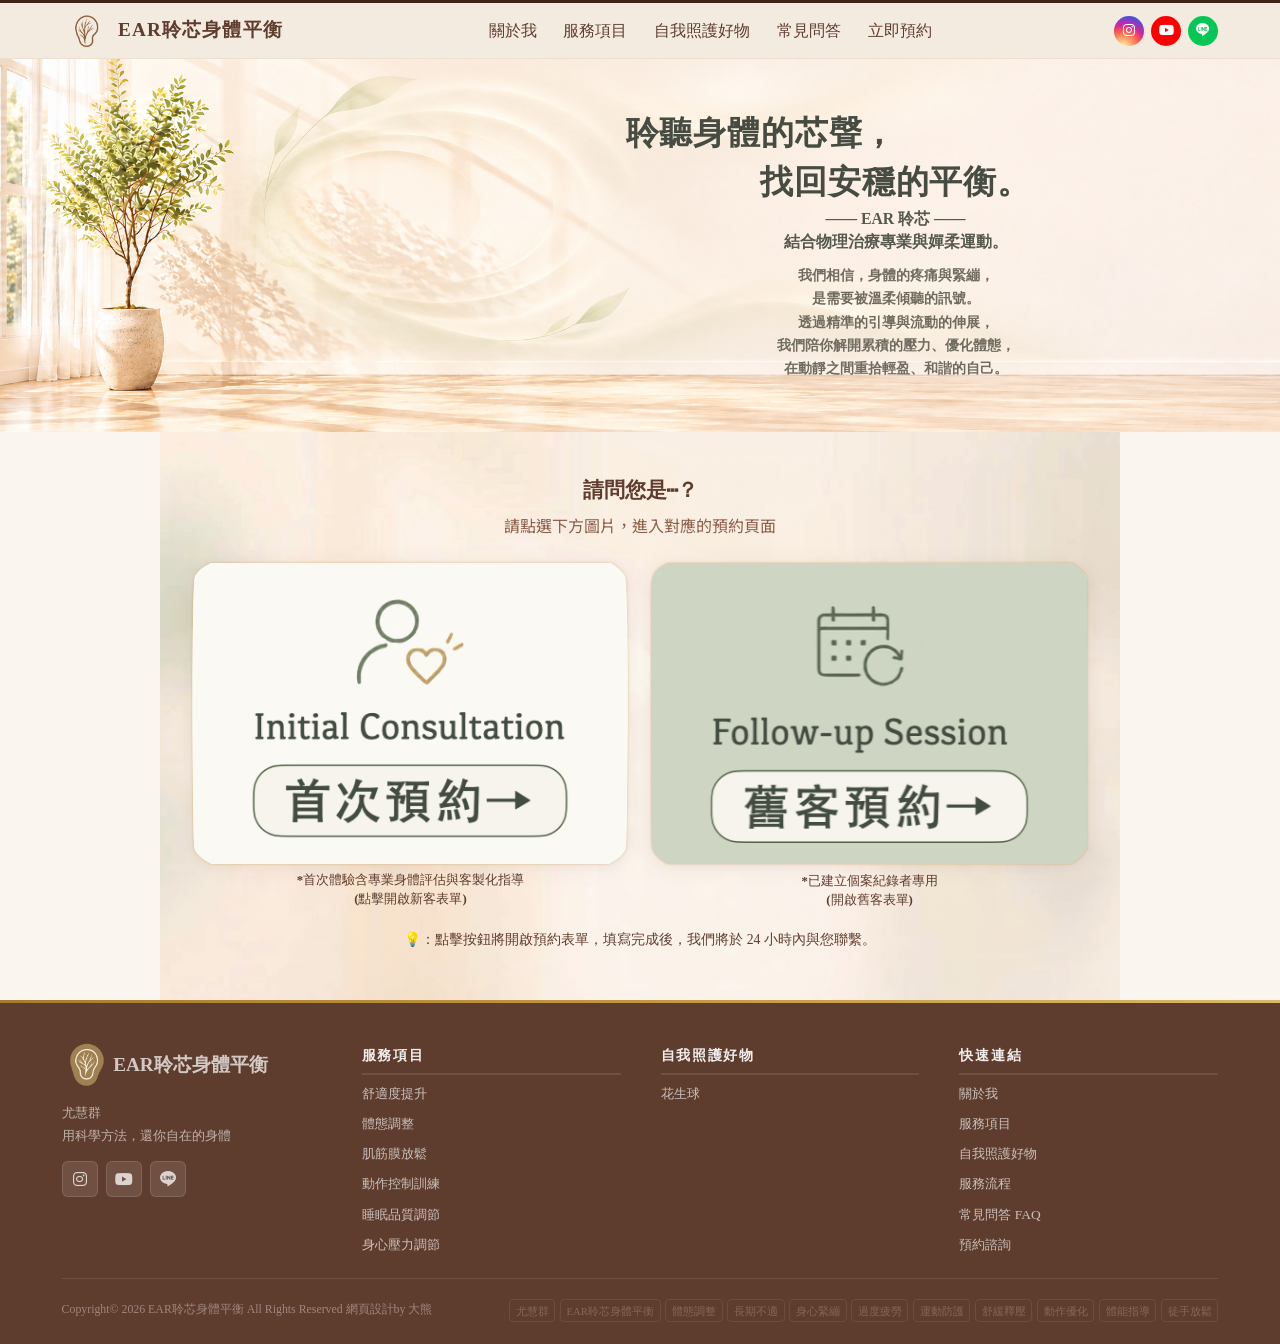
<file: booking.html>
<!DOCTYPE html>
<html lang="zh-TW">
<head>
  <meta charset="UTF-8" />
  <meta name="viewport" content="width=device-width, initial-scale=1.0" />
  <title>EAR聆芯健康顧問 | 預約表</title>
  <meta name="description" content="填寫合作洽談表單，與EAR聆芯健康顧問有限公司聯繫，歡迎企業內訓、健康講座、開課合作等邀約。" />
  <link rel="stylesheet" href="css/style.css" />
  <link rel="stylesheet" href="https://cdn.jsdelivr.net/npm/@fortawesome/fontawesome-free@6.4.0/css/all.min.css" />
  <link href="https://fonts.googleapis.com/css2?family=Noto+Sans+TC:wght@300;400;500;700&family=Noto+Serif+TC:wght@400;600;700&display=swap" rel="stylesheet" />
   <!-- Font Awesome -->
  <link rel="stylesheet" href="https://cdn.jsdelivr.net/npm/@fortawesome/fontawesome-free@6.4.0/css/all.min.css" />
  <!-- Bootstrap Icons -->
  <link rel="stylesheet" href="https://cdn.jsdelivr.net/npm/bootstrap-icons@1.13.1/font/bootstrap-icons.min.css" />

  <!-- 視窗Logo-->
  <link rel="icon" href="img/EAR_Logo.png">

  <!--連到CSS-->
  <link rel="stylesheet" href="css/style.css" />
  <link rel="stylesheet" href="css/booking.css" />
  <!-- 修改 8：已預約的時段使用藍色標籤 -->
  <style>
    .schedule-table .slot-booked {
      color: #174a8b;
      background-color: #e8f1ff;
      border: 1px solid #aac8f0;
    }
  </style>
</head>
<body>

  <!-- ========================================================
       NAVBAR
       頂部深咖啡細線 + 奶茶米白背景
       左：🏠 EAR聆芯身體平衡
       中：關於我 | 🎫 服務項目 | 📍 自我照護好物 | ▶ 常見問答 | 📅 立即預約
       右：IG · YT · LINE 圓形彩色圖標
       ======================================================== -->
  <div class="nav-topline" aria-hidden="true"></div>
  <header id="navbar" role="banner">
    <nav class="nav-wrap" aria-label="主要導覽">

      <!-- 左：品牌 -->
      <div class="nav-brand">
        <a href="index.html" class="nav-logo" aria-label="EAR 身體平衡 回到頂部">
          <img src="img/logo.png" alt="logo" width="50">
          <span class="nb-ear">EAR聆芯身體平衡</span>
        </a>
      </div>

      <!-- 中：導覽連結 -->
      <div class="nav-center">
        <a href="#about" class="nav-link has-arrow">
          <a href="index.html#about" role="menuitem">關於我</a>
        </a>
        <a href="#services" class="nav-link">
          <a href="index.html#services" role="menuitem">服務項目</a>
        </a>
        <a href="#populations" class="nav-link">
          <a href="index.html#populations" role="menuitem">自我照護好物</a>
        </a>
        <a href="#faq" class="nav-link">
          <a href="index.html#faq" role="menuitem">常見問答</a>
        </a>
        <a href="#contact" class="nav-link">
          <a href="index.html#contact" role="menuitem">立即預約</a>
        </a>
      </div>

      <!-- 右：社群 -->
      <div class="nav-socials">
        <a href="https://www.instagram.com/earphysio/" target="_blank" rel="noopener noreferrer"
           class="nsocial nsocial-ig" aria-label="Instagram">
          <i class="fab fa-instagram"></i>
        </a>
        <a href="https://www.youtube.com/@euniceyu/shorts"
           target="_blank" rel="noopener noreferrer" class="nsocial nsocial-yt" aria-label="YouTube">
          <i class="fab fa-youtube"></i>
        </a>
        <a href="https://lin.ee/N2vnfpX" target="_blank" rel="noopener noreferrer"
           class="nsocial nsocial-line" aria-label="LINE">
          <i class="bi bi-line"></i>
        </a>
      </div>

      <!-- 漢堡選單 (手機用) -->
      <button class="nav-toggle" id="navToggle" aria-label="切換選單" aria-expanded="false">
        <span></span><span></span><span></span>
      </button>
    </nav>

    <!-- 手機展開選單 -->
    <div class="nav-mobile" id="navMobile">
      <a href="index.html#hero"    class="nm-link"><i class="fas fa-home"></i>EAR聆芯身體平衡</a>
      <a href="index.html#about"   class="nm-link">關於我</a>
      <a href="index.html#services" class="nm-link">服務項目</a>
      <a href="index.html#populations"   class="nm-link">自我照護好物</a>
      <a href="index.html#faq" class="nm-link"> 常見問答</a>
      <a href="index.html#contact" class="nm-link"> 立即預約</a>
      <div class="nm-socials">
        <a href="https://www.instagram.com/earphysio/" target="_blank" class="nsocial nsocial-ig"><i class="fab fa-instagram"></i></a>
        <a href="https://www.youtube.com/channel/UCzM4JnSAk8aUFCLA5UY1bzw" target="_blank" class="nsocial nsocial-yt"><i class="fab fa-youtube"></i></a>
        <a href="https://lin.ee/N2vnfpX" target="_blank" class="nsocial nsocial-line"><i class="bi bi-line"></i></a>
      </div>
    </div>
  </header>

  <div class="collab-nav">
    <a href="index.html" class="back-link"><i class="fas fa-chevron-left"></i> 返回首頁</a>
    <span class="brand">Return to Alignment</span>
  </div>
   <!-- Banner：圖片 + CSS 文字疊加-->
  <section class="hero-banner" aria-label="EAR 聆芯身體平衡 品牌橫幅">
    <div class="hb-media" aria-hidden="true"></div>
    <div class="hb-inner">
      <div class="hb-text-col">
        <h1 class="hb-title">
          <span class="hb-title-line">聆聽身體的芯聲，</span>
          <span class="hb-title-line">找回安穩的平衡。</span>
        </h1>
        <p class="hb-sub"> —— EAR 聆芯 —— <br>結合物理治療專業與嬋柔運動。</p>
        <p class="hb-desc">
          <span class="hb-desc-line">我們相信，身體的疼痛與緊繃，</span>
          <span class="hb-desc-line">是需要被溫柔傾聽的訊號。</span>
          <span class="hb-desc-line">透過精準的引導與流動的伸展，</span>
          <span class="hb-desc-line">我們陪你解開累積的壓力、優化體態，</span>
          <span class="hb-desc-line">在動靜之間重拾輕盈、和諧的自己。</span>
        </p>
      </div>
    </div>
  </section>

  <div class="collab-wrap">

    <!-- STEP 0: 新舊客選擇 -->
    <div id="step-selection">
      <div class="selection-hint">
        請問您是⋯？
        <span>請點選下方圖片，進入對應的預約頁面</span>
      </div>
      <div class="selection-grid">
        <!-- 桌機左右雙欄，手機上下單欄，每張預約圖下方各自顯示說明 -->
        <div class="selection-item">
          <button class="selection-card" type="button" onclick="startForm(false)" aria-label="新客預約">
            <img src="img/booking-new.png" alt="新客戶預約 Initial Consultation">
          </button>
          <p class="selection-item-hint">*首次體驗含專業身體評估與客製化指導<br>(點擊開啟新客表單)</P>
        </div>
        <div class="selection-item">
          <button class="selection-card" type="button" onclick="startForm(true)" aria-label="舊客預約">
            <img src="img/booking-old.png" alt="舊客戶預約 Follow-up Session">
          </button>
          <p class="selection-item-hint">*已建立個案紀錄者專用<br>(開啟舊客表單)</P>
        </div>
      </div>
      <!-- ★【 新增｜兩張預約按鈕下方提示文字】 -->
      <p class="selection-note">💡：點擊按鈕將開啟預約表單，填寫完成後，我們將於 24 小時內與您聯繫。</p>
    </div>

    <!-- STEP 1: 表單頁面 -->
    <div id="step-form" style="display:none;">
      <button class="btn-back" type="button" onclick="goBack()">
        <i class="fas fa-chevron-left"></i> 重新選擇
      </button>

      <form id="bookingForm" onsubmit="submitForm(event)">
        <input type="hidden" id="isOldCustomer" value="false" />

        <!-- 基本資料 -->
        <div class="form-card">
          <div class="step-header">
            <span class="step-num">1</span>
            <h2>基本資料</h2>
            <span class="step-badge" id="customer-badge">新客</span>
          </div>

          <!-- 修改 1：舊客的基本資料只顯示姓名與 LINE 名稱 -->
          <div class="field-row" id="booking-name-row">
            <div class="field">
              <label for="f-name">您的姓名 <span class="req">*</span></label>
              <input type="text" id="f-name" required placeholder="請輸入真實姓名">
            </div>
            <div class="field" id="booking-email-field">
              <label for="f-email">電子郵件 <span class="req">*</span></label>
              <input type="email" id="f-email" required placeholder="example@email.com">
            </div>
          </div>

          <div class="field-row" id="booking-contact-row">
            <div class="field">
              <label for="f-phone">聯絡電話 <span class="req">*</span></label>
              <input type="tel" id="f-phone" required placeholder="0912-345-678">
            </div>
            <div class="field" id="booking-line-field">
              <label for="f-line">LINE 名稱 <span class="req">*</span></label>
              <input type="text" id="f-line" required placeholder="LINE 顯示名稱">
            </div>
          </div>

          <div id="new-customer-fields">
            <div class="field-row">
              <div class="field">
                <label for="f-gender">生理性別 <span class="req">*</span></label>
                <select id="f-gender">
                  <option value="">請選擇</option>
                  <option value="男">男</option>
                  <option value="女">女</option>
                </select>
              </div>
              <div class="field">
                <label for="f-birthday">生日 <span class="req">*</span></label>
                <input type="date" id="f-birthday">
              </div>
            </div>
          </div>
        </div>

        <!-- 服務項目 -->
        <div class="form-card">
          <div class="step-header">
            <span class="step-num">2</span>
            <h2>服務項目</h2>
          </div>
          <div class="field">
            <label for="f-service">選擇服務項目 <span class="req">*</span></label>
            <select id="f-service" onchange="loadSchedule()" required>
              <option value="">請先選擇服務項目</option>
              <option value="manual">徒手/放鬆</option>
              <option value="gyrokinesis">嬋柔(Gyrokinesis)</option>
            </select>
          </div>
          <p class="gyro-video-hint">
            <i class="fab fa-youtube"></i>
            還不清楚嬋柔(Gyrokinesis)是什麼嗎？
            <a href="https://www.youtube.com/shorts/Bujdy9n6nP4?feature=share" target="_blank" rel="noopener noreferrer">
              點此觀看示範短片 →
            </a>
          </p>
        </div>

        <!-- 預約時段 (依服務動態替換標題與說明) -->
        <div class="form-card" id="schedule-card" style="display:none;">
          <div class="step-header">
            <span class="step-num">3</span>
            <h2 id="schedule-title">預約時間選擇</h2>
          </div>
          
          <p id="schedule-location-info" style="font-size:0.88rem; color:var(--coffee-lt); font-weight:600; margin-bottom:5px;"></p>
          <p id="schedule-sub-hint" style="font-size:0.82rem; color:var(--coffee-lt); margin-bottom:15px;"></p>

          <div id="schedule-loading" class="schedule-loading" style="display:none;">
            <span class="spin-icon"></span>正在同步 Google 行事曆狀態⋯
          </div>
          <div id="schedule-container"></div>

          <input type="hidden" id="f-date" required>
          <input type="hidden" id="f-time" required>
        </div>

        <!-- 服務地點 -->
        <div class="form-card">
          <div class="step-header">
            <span class="step-num">4</span>
            <h2>服務地點選擇</h2>
          </div>
          <div class="field">
            <select id="f-location" required onchange="toggleAddress()">
              <option value="">請選擇地點</option>
              <option value="中和據點｜親友限定">中和據點｜親友限定</option>
              <option value="板橋館｜棒地物理治療所">板橋館｜棒地物理治療所</option>
              <option value="善導寺館｜透視物理治療所">善導寺館｜透視物理治療所</option>
              <option value="小巨蛋館｜連邦物理治療所">小巨蛋館｜連邦物理治療所</option>
              <option value="國父紀念館｜心動動作工作室">國父紀念館｜心動動作工作室</option>
              <option value="到府服務｜限雙北地區">到府服務｜限雙北地區</option>
            </select>
          </div>
          <div class="field" id="address-box" style="display:none;">
            <label for="f-address">服務環境說明：凡需爬坡或無電梯設備之場域，請務必私訊告知，感謝您的配合。<br>
            ※ 若與前次服務地址相同，您可直接填寫「同前次」。 <span class="req">*</span></label>
            <input type="text" id="f-address" placeholder="請輸入您到府服務確切地址。">
          </div>
        </div>

        <!-- 修正3：目前的身體狀況 (複選矩陣表) -->
        <div class="form-card">
      <div class="step-header">
        <span class="step-num">5</span>
        <h2>目前的身體狀況</h2>
      </div>
      <!-- 將文字獨立移至標題下方，並套用與「服務環境說明」相同的標籤樣式 -->
      <label style="display: block; margin-bottom: 8px;">
        精準評估您的身體狀況，請條列目前欲改善的主要訴求：(複選)
      </label>
          <div style="overflow-x:auto;">
            <table class="matrix-table">
              <thead>
                <tr>
                  <th>位置</th>
                  <th>急性期: 小於 1 週</th>
                  <th>亞急性期: 1 ～ 4 週</th>
                  <th>慢性期: 1 ～ 6 個月</th>
                  <th>長期痼疾: 6 個月...</th>
                </tr>
              </thead>
              <tbody id="body-matrix-body">
                <!-- 由 JS 自動產生列表列 -->
              </tbody>
            </table>
          </div>
        </div>

        <!-- 修改 2：這張卡片只對新客顯示 -->
        <div class="form-card" id="booking-source-card">
          <div class="step-header">
            <span class="step-num">6</span>
            <h2>如何得知我們的資訊 (複選) <span class="req">*</span></h2>
          </div>
          <!-- 套用 style.css 內建的 check-group 並加寬間距以符合圖片 -->
          <div class="check-group" style="gap: 1.2rem; margin-top: 1rem;">
            <label class="check-item">
              <input type="checkbox" name="source" value="親友同儕 / 個案介紹"> 
              <span>親友同儕 / 個案介紹</span>
            </label>
            <label class="check-item">
              <input type="checkbox" name="source" value="專題演講 / 課程活動"> 
              <span>專題演講 / 課程活動</span>
            </label>
            <label class="check-item">
              <input type="checkbox" name="source" value="專業轉介 / 教練推薦"> 
              <span>專業轉介 / 教練推薦</span>
            </label>
            <label class="check-item">
              <input type="checkbox" name="source" value="Instagram: polarbear_physio"> 
              <span>Instagram: polarbear_physio</span>
            </label>
            <label class="check-item">
              <input type="checkbox" name="source" value="YouTube: 尤慧群物理治療師"> 
              <span>YouTube: 尤慧群物理治療師</span>
            </label>
            <label class="check-item">
              <input type="checkbox" name="source" value="賽事場邊 / 現場防護"> 
              <span>賽事場邊 / 現場防護</span>
            </label>
            <label class="check-item" style="display: flex; align-items: center; width: 100%;">
              <input type="checkbox" name="source" id="source-other-check" value="其他"> 
              <span style="white-space: nowrap;">其他: </span>
              <input type="text" id="source-other-text" placeholder="" style="flex: 1; max-width: 60%; border: none; border-bottom: 1px dashed var(--coffee-lt); background: transparent; padding: 2px 5px; margin-left: 8px;">
            </label>
          </div>
        </div>

        <div class="submit-area">
          <button type="submit" class="btn-submit" id="submit-btn">
            確認送出預約 <span class="btn-spinner" id="btn-spinner"></span>
          </button>
        </div>
      </form>
    </div>

    <!-- STEP 2: 預約結果頁面 -->
    <div id="confirm-page" style="display:none;">
      <div class="confirm-card">
        <div class="confirm-icon"><i class="fas fa-check"></i></div>
        <h2>預約成功！</h2>
        <!-- 修改 3：依新客或舊客顯示不同的確認訊息 -->
        <p class="confirm-sub" id="booking-confirm-message">我們已經保留您的預約時段，確認信已寄至您的 Email，請留意查收。</p>
        
        <table class="confirm-table">
          <tr><th>預約姓名</th><td id="res-name"></td></tr>
          <tr><th>服務項目</th><td id="res-service"></td></tr>
          <tr><th>預約時間</th><td id="res-time"></td></tr>
          <tr><th>服務地點</th><td id="res-location"></td></tr>
        </table>

        <a href="index.html" class="btn-back-home">返回首頁</a>
      </div>
    </div>

  </div>
<!-- ========================================================
       FOOTER
       電腦版：左側品牌欄 + 右側三導覽欄（服務項目/族群/快速連結）
       手機版：單欄垂直堆疊，品牌→服務項目→服務族群→快速連結
       ======================================================== -->
  <footer id="footer" itemscope itemtype="https://schema.org/WPFooter">
    <!-- 頂部橘金色線 -->
    <div class="ft-topbar" aria-hidden="true"></div>

    <div class="ft-inner">
      <!-- ── 主要四欄網格 ── -->
      <div class="ft-grid">

        <!-- 欄1：品牌 + 社群 -->
        <div class="ft-brand-col">
          <!-- Logo 橘底方塊 + 品牌名 -->
          <div class="ft-logo-row">
            <img src="img/logo_white.png" alt="logo" width="50">
            <span class="ft-brand-name">EAR聆芯身體平衡</span>
          </div>
          <!-- 品牌描述 -->
          <p class="ft-brand-desc">
            尤慧群<br>
            用科學方法，還你自在的身體
          </p>
          <!-- 社群圖標 -->
          <div class="ft-socials">
            <a href="https://www.instagram.com/earphysio/"
               target="_blank" rel="noopener noreferrer"
               class="ft-social-btn" aria-label="Instagram @earphysio">
              <i class="fab fa-instagram"></i>
            </a>
            <a href="https://www.youtube.com/@euniceyu/shorts"
               target="_blank" rel="noopener noreferrer"
               class="ft-social-btn" aria-label="YouTube 尤慧群身體保健頻道">
              <i class="fab fa-youtube"></i>
            </a>
            <a href="https://lin.ee/N2vnfpX"
               target="_blank" rel="noopener noreferrer"
               class="ft-social-btn" aria-label="LINE @232neema">
              <i class="bi bi-line"></i>
            </a>
          </div>
        </div>

        <!-- 欄2：服務項目 -->
        <nav class="ft-nav-col" aria-label="服務項目導覽">
          <h3 class="fn-heading">服務項目</h3>
          <ul class="fn-list">
            <li><a href="index.html#services">舒適度提升</a></li>
            <li><a href="index.html#services">體態調整</a></li>
            <li><a href="index.html#services">肌筋膜放鬆</a></li>
            <li><a href="index.html#services">動作控制訓練</a></li>
            <li><a href="index.html#services">睡眠品質調節</a></li>
            <li><a href="index.html#services">身心壓力調節</a></li>
          </ul>
        </nav>

        <!-- 欄3：自我照護好物 -->
        <nav class="ft-nav-col" aria-label="自我照護好物導覽">
          <h3 class="fn-heading">自我照護好物</h3>
          <ul class="fn-list">
            <li><a href="#populations">花生球</a></li>
          </ul>
        </nav>

        <!-- 欄4：快速連結 -->
        <nav class="ft-nav-col" aria-label="快速連結導覽">
          <h3 class="fn-heading">快速連結</h3>
          <ul class="fn-list">
            <li><a href="index.html#about">關於我</a></li>
            <li><a href="index.html#services">服務項目</a></li>
            <li><a href="index.html#populations">自我照護好物</a></li>
            <li><a href="index.html#process">服務流程</a></li>
            <li><a href="index.html#faq">常見問答 FAQ</a></li>
            <li><a href="index.html#contact">預約諮詢</a></li>
          </ul>
        </nav>

      </div><!-- /ft-grid -->

      <!-- ── 底部版權 + SEO 關鍵字 ── -->
      <div class="ft-bottom">
        <p class="ft-copy">Copyright© 2026 EAR聆芯身體平衡 All Rights Reserved  網頁設計by 大熊</p>
        <!-- 隱藏 SEO 關鍵字標籤 -->
        <ul class="ft-kws" aria-hidden="true">
          <li>尤慧群</li><li>EAR聆芯身體平衡</li><li>體態調整</li>
          <li>長期不適</li><li>身心緊繃</li><li>過度疲勞</li>
          <li>運動防護</li><li>舒緩釋壓</li>
          <li>動作優化</li><li>體能指導</li><li>徒手放鬆</li>
        </ul>
      </div>

    </div><!-- /ft-inner -->
  </footer>

  <button class="back-to-top" id="backToTop" aria-label="回到頂部">
    <i class="fas fa-chevron-up"></i>
  </button>

  <script src="js/main.js"></script>
  <script>
    // godrelive帳號的 Web App URL https://script.google.com/macros/s/AKfycbwIPvTf7atwc7zXhH-rZlMe_8EIalVuycAg2N_1fFemjbGWrlynMLE0WzBxgUkGoxYxDQ/exec
    const GAS_URL = 'https://script.google.com/macros/s/AKfycbyYCKI_wjYXYQ_V7QPz2hHxOzDDvCgSBeECQ4sEiYQGq1icjhG1EbPZg86dABSeNMpEnw/exec';
                    
    const bodyLocations = ["頭頸", "肩膀", "上肢麻痛感", "上背膏肓", "腰薦椎區域", "骨盆/臀部", "髖關節", "膝關節", "踝關節/足底"];
    const stages = ["急性期: 小於 1 週", "亞急性期: 1 ～ 4 週", "慢性期: 1 ～ 6 個月", "長期痼疾: 6 個月..."];

    // 載入目前身體狀況置表格
    document.addEventListener("DOMContentLoaded", function() {
      const tbody = document.getElementById("body-matrix-body");
      bodyLocations.forEach((loc, idx) => {
        let tr = document.createElement("tr");
        let tdName = document.createElement("td");
        tdName.innerText = loc;
        tr.appendChild(tdName);

        stages.forEach((stg) => {
          let td = document.createElement("td");
          td.innerHTML = `<input type="checkbox" class="matrix-checkbox" name="matrix_check" value="${loc}_${stg}">`;
          tr.appendChild(td);
        });
        tbody.appendChild(tr);
      });
    });

    function startForm(isOld) {
      document.getElementById("step-selection").style.display = "none";
      document.getElementById("step-form").style.display = "block";
      document.getElementById("isOldCustomer").value = isOld;
      document.getElementById("customer-badge").innerText = isOld ? "舊客" : "新客";
      document.getElementById("new-customer-fields").style.display = isOld ? "none" : "block";

      // 修改 4：切換舊客欄位，並關閉隱藏欄位的瀏覽器必填驗證
      const nameRow = document.getElementById("booking-name-row");
      const contactRow = document.getElementById("booking-contact-row");
      const lineField = document.getElementById("booking-line-field");
      const sourceCard = document.getElementById("booking-source-card");

      if (isOld) {
        nameRow.appendChild(lineField);
      } else {
        contactRow.appendChild(lineField);
      }

      document.getElementById("booking-email-field").style.display = isOld ? "none" : "";
      contactRow.style.display = isOld ? "none" : "";
      document.getElementById("f-email").disabled = isOld;
      document.getElementById("f-phone").disabled = isOld;
      sourceCard.style.display = isOld ? "none" : "";
      sourceCard.querySelectorAll("input").forEach(input => {
        input.disabled = isOld;
      });
    }

    function goBack() {
      document.getElementById("step-form").style.display = "none";
      document.getElementById("step-selection").style.display = "block";
      document.getElementById("bookingForm").reset();
      document.getElementById("schedule-card").style.display = "none";
    }

    function toggleAddress() {
      let loc = document.getElementById("f-location").value;
      document.getElementById("address-box").style.display = (loc === "到府服務｜限雙北地區") ? "block" : "none";
    }

    function loadSchedule() {
      const service = document.getElementById("f-service").value;
      const card = document.getElementById("schedule-card");
      const title = document.getElementById("schedule-title");
      const locInfo = document.getElementById("schedule-location-info");
      const subHint = document.getElementById("schedule-sub-hint");
      const loading = document.getElementById("schedule-loading");
      const container = document.getElementById("schedule-container");
      // ==========================================
      // 📍 修正 ：動態切換服務地點選項
      // ==========================================
      const locSelect = document.getElementById("f-location");
      const currentLoc = locSelect.value; // 記住當前選擇
      locSelect.innerHTML = '<option value="">請選擇地點</option>'; // 清空重置

      if (service === "gyrokinesis") {
        locSelect.innerHTML += '<option value="國父紀念館｜心動動作工作室">國父紀念館｜心動動作工作室</option>';
        locSelect.innerHTML += '<option value="到府服務｜限雙北地區">到府服務｜限雙北地區</option>';
      } else {
        locSelect.innerHTML += '<option value="中和據點｜親友限定">中和據點｜親友限定</option>';
        locSelect.innerHTML += '<option value="板橋館｜棒地物理治療所">板橋館｜棒地物理治療所</option>';
        locSelect.innerHTML += '<option value="善導寺館｜透視物理治療所">善導寺館｜透視物理治療所</option>';
        locSelect.innerHTML += '<option value="小巨蛋館｜連邦物理治療所">小巨蛋館｜連邦物理治療所</option>';
        locSelect.innerHTML += '<option value="國父紀念館｜心動動作工作室">國父紀念館｜心動動作工作室</option>';
        locSelect.innerHTML += '<option value="到府服務｜限雙北地區">到府服務｜限雙北地區</option>';
      }
      
      // 若原先選擇的地點在新列表中依然存在，則保留選擇
      let hasOption = Array.from(locSelect.options).some(opt => opt.value === currentLoc);
      if (hasOption) locSelect.value = currentLoc;
      toggleAddress(); // 同步檢查是否需顯示詳細地址欄位
      // ==========================================

      if(!service) { card.style.display = "none"; return; }
      card.style.display = "block";
      container.innerHTML = "";
      loading.style.display = "block";

      // 修正3 & 5：更新標題與資訊內容
      if(service === "manual") {
        title.innerText = "徒手/放鬆日期時間選擇";
        locInfo.innerText = "上課地點：中和、板橋館、善導寺館、小巨蛋館、國父紀念館";
        subHint.innerText = "徒手/放鬆：您方便預約的時段？ (複選)\n(建議挑選運動後 1～2天進行深層放鬆)";
      } else if(service === "gyrokinesis") {
        title.innerText = "嬋柔(Gyrokinesis) 團課：您想報名的日期？ (可複選)";
        locInfo.innerText = "上課地點：國父紀念館";
        subHint.innerText = "(透過脊椎流動來自癒自己的身體)";
      }

      // 從 API 讀取雙週即時排班
      fetch(`${GAS_URL}?action=getSchedule&service=${service}`)
        .then(res => res.json())
        .then(data => {
          loading.style.display = "none";
          renderScheduleTables(data, service);
        });
    }

    // 渲染雙週表格
    function renderScheduleTables(data, serviceType) {
      const container = document.getElementById("schedule-container");
      let html = "";

      function buildTable(weekData, weekLabel) {
        // 不顯示第一週、第二週
        const heading = serviceType === "manual"
          ?weekData.dateRange
          :`${weekLabel} (${weekData.dateRange})`;
        let t = `<div class="week-title">${heading} </div>`;
        t += `<div class="schedule-wrap"><table class="schedule-table"><thead><tr><th class="time-col">時段</th>`;
        weekData.days.forEach(d => { t += `<th>${d.dateLabel}</th>`; });
        t += `</tr></thead><tbody>`;

        data.timeLabels.forEach((timeStr, tIdx) => {
          t += `<tr><td class="time-col">${timeStr}</td>`;
          weekData.days.forEach((d) => {
            let slot = d.slots[tIdx];
            t += `<td>`;
            if (slot.status === "expired") {
              t += `<span class="slot-tag slot-expired">過期</span>`;
            // 修改 9：只有後端明確標為已預約時，才顯示藍色「已約」。
            } else if (["booked", "reserved", "已約"].includes(slot.status)) {
              t += `<span class="slot-tag slot-booked">已約</span>`;
            } else if (slot.status === "full") {
              t += `<span class="slot-tag slot-full">滿</span>`;
            } else if (slot.status === "disabled") {
              t += `<span class="slot-tag slot-disabled"></span>`;
            } else if (slot.status === "available") {
              // 將 radio 改為 checkbox，並允許複選
              t += `<input type="checkbox" name="slot_checkbox" class="slot-checkbox" value="${d.fullDate}_${timeStr}" data-date="${d.fullDate}" data-time="${timeStr}">`;
            }
            t += `</td>`;
          });
          t += `</tr>`;
        });
        t += `</tbody></table></div>`;
        return t;
      }

      html += buildTable(data.week1,);
      html += buildTable(data.week2,);
      container.innerHTML = html;
    }

    function selectSlot(dateStr, timeStr) {
      document.getElementById("f-date").value = dateStr;
      document.getElementById("f-time").value = timeStr;
    }

    function submitForm(e) {
      e.preventDefault();
      // ==========================================
      // 📍 請將這段複選收集與驗證碼放在這裡：
      // ==========================================
      let selectedSlots = [];
      document.querySelectorAll('input[name="slot_checkbox"]:checked').forEach(cb => {
        selectedSlots.push({
          date: cb.getAttribute("data-date"),
          time: cb.getAttribute("data-time")
        });
      });

      if (selectedSlots.length === 0) {
        alert("請至少勾選一個可預約的時段！");
        return;
      }
      // ==========================================

      // 彙整目前身體狀況
      let selectedBody = [];
      document.querySelectorAll('input[name="matrix_check"]:checked').forEach(cb => selectedBody.push(cb.value));

      // 📍 新增：檢查是否有勾選身體狀況，若無則給予彈窗通知並停止送出
      if(selectedBody.length === 0) {
        alert("請至少勾選一項「目前的身體狀況」！");
        return; 
      }

      // 修改 5：只收集新客的來源，舊客的 Email 和電話也以空字串送出
      const isOldCustomer = document.getElementById("isOldCustomer").value === "true";
      let selectedSources = [];
      document.querySelectorAll('input[name="source"]:checked:not(:disabled)').forEach(cb => {
        if(cb.value === "其他") {
          let otherTxt = document.getElementById("source-other-text").value;
          selectedSources.push("其他: " + otherTxt);
        } else {
          selectedSources.push(cb.value);
        }
      });

      const payload = {
        isOldCustomer,
        name: document.getElementById("f-name").value,
        email: isOldCustomer ? "" : document.getElementById("f-email").value,
        phone: isOldCustomer ? "" : document.getElementById("f-phone").value,
        lineName: document.getElementById("f-line").value,
        gender: document.getElementById("f-gender").value,
        birthday: document.getElementById("f-birthday").value,
        serviceType: document.getElementById("f-service").value,
        appointmentSlots: selectedSlots, // 傳遞複選的時段陣列
        location: document.getElementById("f-location").value,
        address: document.getElementById("f-address").value,
        bodyCondition: selectedBody.join(", "),
        sourceChannel: isOldCustomer ? "" : selectedSources.join(", ")
      };

      // 修改 6：通過前端檢查後才鎖定送出按鈕，讓使用者補填後能再送出
      const btn = document.getElementById("submit-btn");
      const spinner = document.getElementById("btn-spinner");
      btn.disabled = true;
      spinner.classList.add("show");

      fetch(GAS_URL, {
        method: "POST",
        body: JSON.stringify(payload)
      })
      .then(res => res.json())
      .then(res => {
        if(res.success) {
          document.getElementById("step-form").style.display = "none";
          // 修改 7：舊客未填 Email，成功畫面只顯示預約結果
          document.getElementById("booking-confirm-message").textContent = isOldCustomer
            ? "我們已收到您的預約，請確認下方的預約資訊。"
            : "我們已經保留您的預約時段，確認信已寄至您的 Email，請留意查收。";
          document.getElementById("confirm-page").style.display = "block";
          // 📍 修正 2：將陣列中的多筆時段，轉化為可讀的字串並換行
          // 防呆機制：確保 appointmentSlots 有資料才進行 map，避免 Apple 手機報錯
          let timeString = (payload.appointmentSlots && payload.appointmentSlots.length > 0) 
                           ? payload.appointmentSlots.map(slot => `${slot.date} ${slot.time}`).join('\n') 
                           : "未提供時間";
          
          // 將預約資料寫入結果頁面
          document.getElementById("res-name").innerText = payload.name;
          document.getElementById("res-service").innerText = (payload.serviceType === "manual") ? "徒手/放鬆" : "嬋柔(Gyrokinesis)";
          document.getElementById("res-time").innerText = timeString; 
          document.getElementById("res-location").innerText = payload.location;
          
          // 修正：使用最傳統的捲動語法，完美相容所有新舊版 Apple 裝置
          window.scrollTo(0, 0);
        } else {
          alert("預約失敗：" + res.error);
        }

      })
      .catch(() => alert("連線錯誤"))
      .finally(() => {
        btn.disabled = false;
        spinner.classList.remove("show");
      });
    }
  </script>
</body>
</html>
</file>
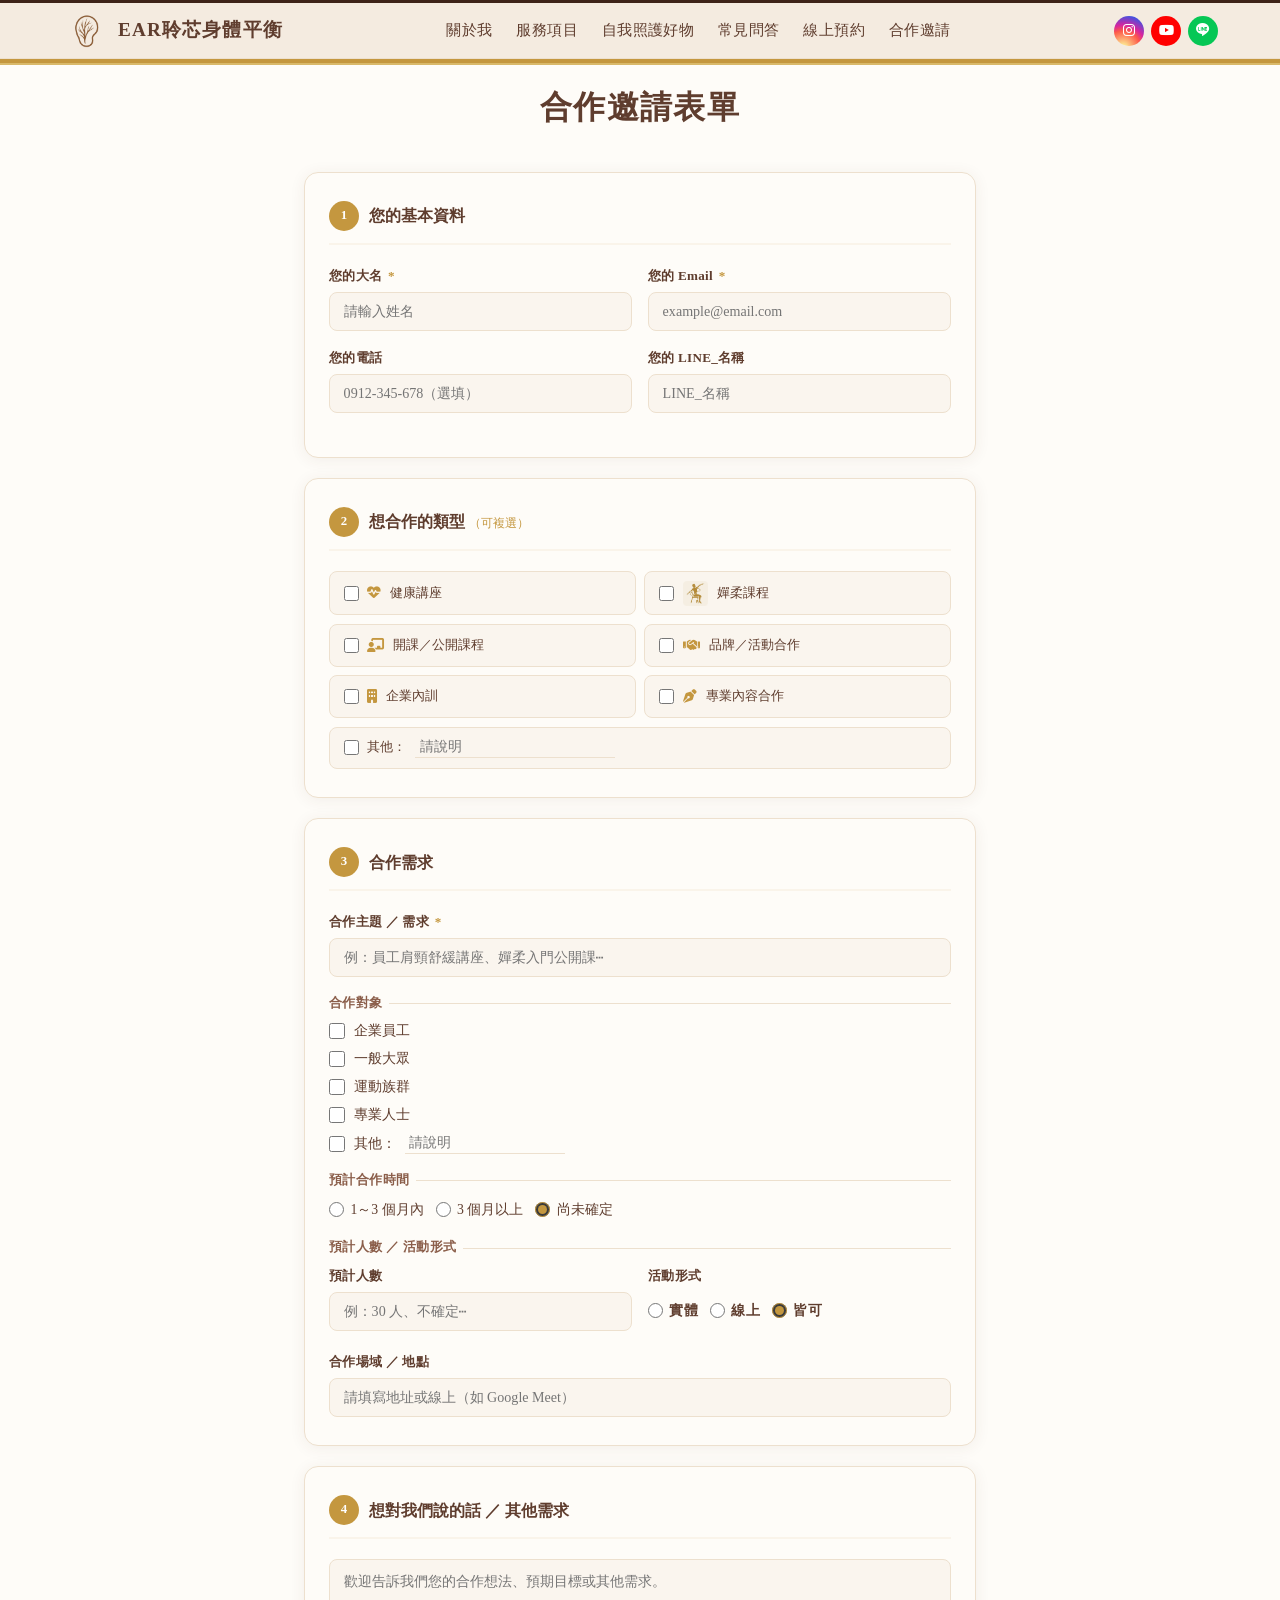
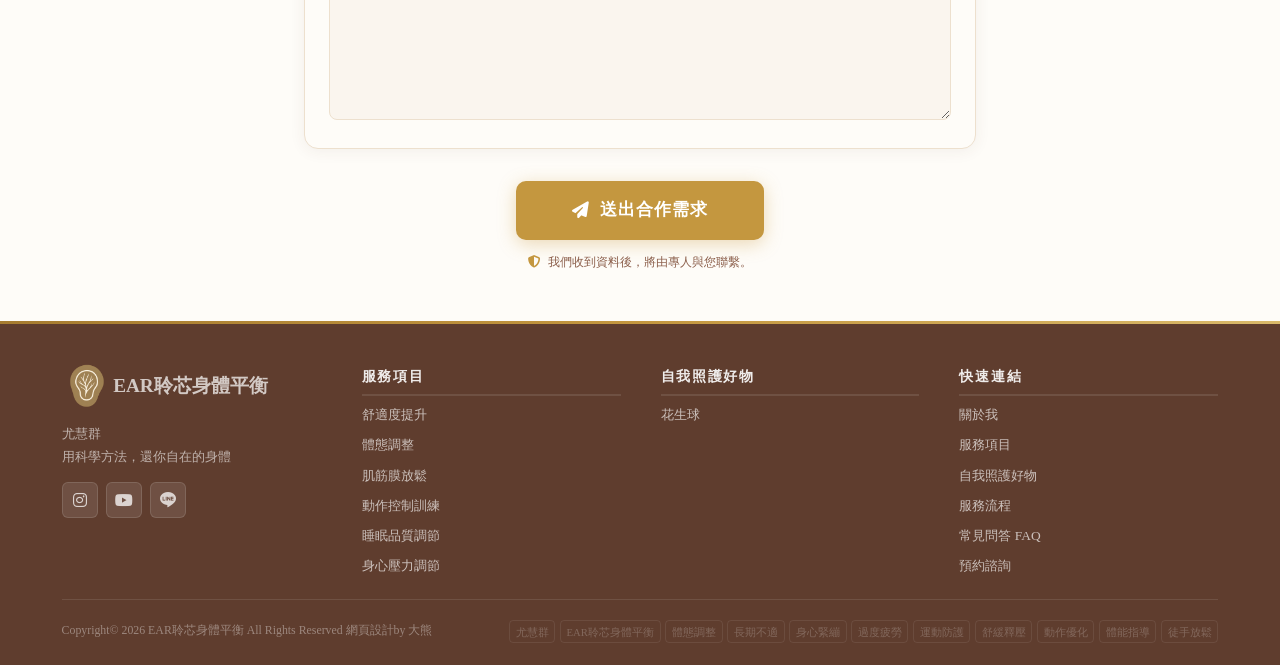
<file: collab.html>
<!DOCTYPE html>
<html lang="zh-TW">
<head>
  <meta charset="UTF-8" />
  <meta name="viewport" content="width=device-width, initial-scale=1.0" />
  <title>商業合作洽談 | EAR聆芯健康顧問</title>
  <meta name="description" content="填寫合作洽談表單，與EAR聆芯健康顧問有限公司聯繫，歡迎企業內訓、健康講座、開課合作等邀約。" />
  <link rel="stylesheet" href="css/style.css" />
  <link rel="stylesheet" href="https://cdn.jsdelivr.net/npm/@fortawesome/fontawesome-free@6.4.0/css/all.min.css" />
  <link href="https://fonts.googleapis.com/css2?family=Noto+Sans+TC:wght@300;400;500;700&family=Noto+Serif+TC:wght@400;600;700&display=swap" rel="stylesheet" />
   <!-- Font Awesome -->
  <link rel="stylesheet" href="https://cdn.jsdelivr.net/npm/@fortawesome/fontawesome-free@6.4.0/css/all.min.css" />
  <!-- Bootstrap Icons -->
  <link rel="stylesheet" href="https://cdn.jsdelivr.net/npm/bootstrap-icons@1.13.1/font/bootstrap-icons.min.css" />
  
<!-- 視窗Logo-->
  <link rel="icon" href="img/EAR_Logo.png">

  <!--連到CSS-->
  <link rel="stylesheet" href="css/style.css" />
  <link rel="stylesheet" href="css/collab.css" />
  <script>
    if (window.self !== window.top && new URLSearchParams(location.search).get("embed") === "booking") {
      document.documentElement.classList.add("booking-embed");
    }
  </script>
</head>
<body>

  <!-- ========================================================
       NAVBAR
       頂部深咖啡細線 + 奶茶米白背景
       左：🏠 EAR聆芯身體平衡
       中：關於我 | 🎫 服務項目 | 📍 自我照護好物 | ▶ 常見問答 | 📅 立即預約
       右：IG · YT · LINE 圓形彩色圖標
       ======================================================== -->
  <div class="nav-topline" aria-hidden="true"></div>
  <header id="navbar" role="banner">
    <nav class="nav-wrap" aria-label="主要導覽">

      <!-- 左：品牌 -->
      <div class="nav-brand">
        <a href="index.html" class="nav-logo" aria-label="EAR 身體平衡 回到頂部">
          <img src="img/logo.png" alt="logo" width="50">
          <span class="nb-ear">EAR聆芯身體平衡</span>
        </a>
      </div>

      <!-- 中：導覽連結 -->
       <div class="nav-center">
        <a href="index.html#about" class="nav-link has-arrow">關於我</a>
        <a href="index.html#services" class="nav-link">服務項目</a>
        <a href="index.html#populations" class="nav-link">自我照護好物</a>
        <a href="index.html#faq" class="nav-link">常見問答</a>
        <a href="index.html#contact" class="nav-link">線上預約</a>
        <a href="collab.html" class="nav-link">合作邀請</a>
      </div>

      <!-- 右：社群 -->
      <div class="nav-socials">
        <a href="https://www.instagram.com/earphysio/" target="_blank" rel="noopener noreferrer"
           class="nsocial nsocial-ig" aria-label="Instagram">
          <i class="fab fa-instagram"></i>
        </a>
        <a href="https://www.youtube.com/@euniceyu/shorts"
           target="_blank" rel="noopener noreferrer" class="nsocial nsocial-yt" aria-label="YouTube">
          <i class="fab fa-youtube"></i>
        </a>
        <a href="https://lin.ee/N2vnfpX" target="_blank" rel="noopener noreferrer"
           class="nsocial nsocial-line" aria-label="LINE">
          <i class="bi bi-line"></i>
        </a>
      </div>

      <!-- 漢堡選單 (手機用) -->
      <button class="nav-toggle" id="navToggle" aria-label="切換選單" aria-expanded="false">
        <span></span><span></span><span></span>
      </button>
    </nav>

    <!-- 手機展開選單 -->
    <div class="nav-mobile" id="navMobile">
      <a href="index.html#hero"    class="nm-link"><i class="fas fa-home"></i>EAR聆芯身體平衡</a>
      <a href="index.html#about"   class="nm-link">關於我</a>
      <a href="index.html#services" class="nm-link">服務項目</a>
      <a href="index.html#populations"   class="nm-link">自我照護好物</a>
      <a href="index.html#faq" class="nm-link"> 常見問答</a>
      <a href="index.html#contact" class="nm-link"> 立即預約</a>
      <a href="collab.html" class="nm-link"> 合作邀請</a>
      <div class="nm-socials">
        <a href="https://www.instagram.com/earphysio/" target="_blank" class="nsocial nsocial-ig"><i class="fab fa-instagram"></i></a>
        <a href="https://www.youtube.com/channel/UCzM4JnSAk8aUFCLA5UY1bzw" target="_blank" class="nsocial nsocial-yt"><i class="fab fa-youtube"></i></a>
        <a href="https://lin.ee/N2vnfpX" target="_blank" class="nsocial nsocial-line"><i class="bi bi-line"></i></a>
      </div>
    </div>
  </header>
    <main id="collaboration-content">
        <!-- 頂部金色雙色橫線 -->
      <div class="hero-topbar" aria-hidden="true">
        <div class="htb-gold"></div>
        <div class="htb-light"></div>
      </div>
  <!-- Banner：純圖片 -->
  <!-- <div class="collab-banner">
    <img src="img/collab-banner.jpg" alt="EAR 身體平衡 Return to Alignment" />
  </div> -->
  <div class="sec-wrap"></div>
  <header class="sec-header" data-ani="slide-up">
          <h2 id="services-h">合作邀請表單</h2>
        </header>

  <!-- 深色標題列 -->
  <!-- 表單頁 -->
  <div id="form-section">
    <div class="collab-wrap">
      <form id="collab-form" novalidate>

        <!-- ① 您的基本資料 -->
        <div class="form-card">
          <div class="step-header">
            <span class="step-num">1</span>
            <h2>您的基本資料</h2>
          </div>

          <div class="field-row">
            <div class="field">
              <label for="f-name">您的大名 <span class="req">*</span></label>
              <input type="text" id="f-name" placeholder="請輸入姓名" maxlength="30" />
              <span class="err-msg" id="err-name">請填寫您的大名</span>
            </div>
            <div class="field">
              <label for="f-email">您的 Email <span class="req">*</span></label>
              <input type="email" id="f-email" placeholder="example@email.com" />
              <span class="err-msg" id="err-email">請填寫有效的 Email</span>
            </div>
          </div>
          <div class="field-row">
            <div class="field">
              <label for="f-phone">您的電話</label>
              <input type="tel" id="f-phone" placeholder="0912-345-678（選填）" maxlength="20" />
            </div>
            <div class="field">
              <label for="f-line">您的 LINE_名稱</label>
              <input type="text" id="f-line" placeholder="LINE_名稱" maxlength="50" />
            </div>
          </div>
        </div>

        <!-- ② 想合作的類型 -->
        <div class="form-card">
          <div class="step-header">
            <span class="step-num">2</span>
            <h2>想合作的類型 <span class="collab-multiple-hint">（可複選）</span></h2>
          </div>

          <!--增加嬋柔選項-->
          <div class="type-grid" id="type-grid">
            <label class="type-tag">
              <input type="checkbox" name="collab_type" value="健康講座" />
              <i class="fas fa-heart-pulse"></i>健康講座
            </label>
            <label class="type-tag">
              <input type="checkbox" name="collab_type" value="嬋柔課程" />
              <img src="img/GYROKINESIS.png" alt="嬋柔包班" width="25">嬋柔課程
            </label>
            <label class="type-tag">
              <input type="checkbox" name="collab_type" value="開課／公開課程" />
              <i class="fas fa-chalkboard-teacher"></i>開課／公開課程
            </label>
            <label class="type-tag">
              <input type="checkbox" name="collab_type" value="品牌／活動合作" />
              <i class="fas fa-handshake"></i>品牌／活動合作
            </label>
            <label class="type-tag">
              <input type="checkbox" name="collab_type" value="企業內訓" />
              <i class="fas fa-building"></i>企業內訓
            </label>
            <label class="type-tag">
              <input type="checkbox" name="collab_type" value="專業內容合作" />
              <i class="fas fa-pen-nib"></i>專業內容合作
            </label>
            <label class="other-type-row">
              <input type="checkbox" id="type-other-chk" name="collab_type" value="__other__" />
              <span>其他：</span>
              <input type="text" class="other-input" id="type-other-text" placeholder="請說明" maxlength="60"
                oninput="document.getElementById('type-other-chk').checked = this.value.trim() !== ''" />
            </label>
          </div>
          <span class="err-msg" id="err-type">請至少選擇一項合作類型</span>
        </div>

        <!-- ③ 合作需求 -->
        <div class="form-card">
          <div class="step-header">
            <span class="step-num">3</span>
            <h2>合作需求</h2>
          </div>

          <div class="field">
            <label for="f-topic">合作主題 ／ 需求 <span class="req">*</span></label>
            <input type="text" id="f-topic" placeholder="例：員工肩頸舒緩講座、嬋柔入門公開課⋯" maxlength="120" />
            <span class="err-msg" id="err-topic">請填寫合作主題</span>
          </div>

          <p class="sub-label">合作對象</p>
          <div class="check-group">
            <label class="check-item">
              <input type="checkbox" name="audience" value="企業員工" />
              <span>企業員工</span>
            </label>
            <label class="check-item">
              <input type="checkbox" name="audience" value="一般大眾" />
              <span>一般大眾</span>
            </label>
            <label class="check-item">
              <input type="checkbox" name="audience" value="運動族群" />
              <span>運動族群</span>
            </label>
            <label class="check-item">
              <input type="checkbox" name="audience" value="專業人士" />
              <span>專業人士</span>
            </label>
            <label class="check-item has-other">
              <input type="checkbox" id="aud-other-chk" name="audience" value="__other__" />
              <span>其他：</span>
              <input type="text" class="other-input" id="aud-other-text" placeholder="請說明" maxlength="60"
                oninput="document.getElementById('aud-other-chk').checked = this.value.trim() !== ''" />
            </label>
          </div>

          <p class="sub-label">預計合作時間</p>
          <div class="radio-row" id="time-plan-group">
            <label>
              <input type="radio" name="time_plan" value="1～3 個月內" /> 1～3 個月內
            </label>
            <label>
              <input type="radio" name="time_plan" value="3 個月以上" /> 3 個月以上
            </label>
            <label>
              <input type="radio" name="time_plan" value="尚未確定" checked /> 尚未確定
            </label>
          </div>

          <p class="sub-label">預計人數 ／ 活動形式</p>
          <div class="field-row">
            <div class="field">
              <label for="f-headcount">預計人數</label>
              <input type="text" id="f-headcount" placeholder="例：30 人、不確定⋯" maxlength="30" />
            </div>
            <div class="field">
              <label>活動形式</label>
              <div class="radio-row collab-format-options">
                <label><input type="radio" name="event_format" value="實體" /> 實體</label>
                <label><input type="radio" name="event_format" value="線上" /> 線上</label>
                <label><input type="radio" name="event_format" value="皆可" checked /> 皆可</label>
              </div>
            </div>
          </div>

          <div class="field collab-venue-field">
            <label for="f-location">合作場域 ／ 地點</label>
            <input type="text" id="f-location" placeholder="請填寫地址或線上（如 Google Meet）" maxlength="100" />
          </div>
        </div>

        <!-- ④ 想對我們說的話 -->
        <div class="form-card">
          <div class="step-header">
            <span class="step-num">4</span>
            <h2>想對我們說的話 ／ 其他需求</h2>
          </div>

          <div class="field">
            <textarea id="f-message" rows="6"
              placeholder="歡迎告訴我們您的合作想法、預期目標或其他需求。"></textarea>
          </div>
        </div>

        <!-- ⑤ 送出 -->
        <div class="submit-area">
          <button type="submit" class="btn-submit" id="submit-btn">
            <i class="fas fa-paper-plane"></i>
            送出合作需求
            <span class="spinner" id="btn-spinner"></span>
          </button>
          <p class="submit-note">
            <i class="fas fa-shield-alt"></i>
            我們收到資料後，將由專人與您聯繫。
          </p>
        </div>

      </form>
    </div>
  </div><!-- /form-section -->

  <!-- 確認頁 -->
  <div id="confirm-page">
    <div class="collab-wrap">
      <div class="confirm-card">
        <div class="confirm-icon"><i class="fas fa-check"></i></div>
        <h2>感謝您的合作申請！</h2>
        <p class="confirm-sub">
          您的資料已成功送出。<br>
          我們將在 <strong>2 個工作天內</strong> 透過 Email 與您聯繫，請留意信箱。
        </p>
        <table class="confirm-table" id="confirm-table">
          <tbody>
            <tr><th>姓名</th><td id="c-name">—</td></tr>
            <tr><th>Email</th><td id="c-email">—</td></tr>
            <tr><th>電話</th><td id="c-phone">—</td></tr>
            <tr><th>LINE_名稱</th><td id="c-line">—</td></tr>
            <tr><th>合作類型</th><td id="c-type">—</td></tr>
            <tr><th>合作主題</th><td id="c-topic">—</td></tr>
            <tr><th>合作對象</th><td id="c-audience">—</td></tr>
            <tr><th>預計合作時間</th><td id="c-timeplan">—</td></tr>
            <tr><th>預計人數</th><td id="c-headcount">—</td></tr>
            <tr><th>活動形式</th><td id="c-format">—</td></tr>
            <tr><th>合作地點</th><td id="c-location">—</td></tr>
            <tr><th>其他說明</th><td id="c-message">—</td></tr>
          </tbody>
        </table>
        <a href="index.html" class="btn-back-home" target="_top">
          <i class="fas fa-home"></i> 返回官網首頁
        </a>
      </div>
    </div>
  </div>

  <!-- 錯誤 Toast -->
  <div id="error-toast"></div>
</main>
 <!-- ========================================================
       FOOTER
       電腦版：左側品牌欄 + 右側三導覽欄（服務項目/族群/快速連結）
       手機版：單欄垂直堆疊，品牌→服務項目→服務族群→快速連結
       ======================================================== -->
  <footer id="footer" itemscope itemtype="https://schema.org/WPFooter">
    <!-- 頂部橘金色線 -->
    <div class="ft-topbar" aria-hidden="true"></div>

    <div class="ft-inner">
      <!-- ── 主要四欄網格 ── -->
      <div class="ft-grid">

        <!-- 欄1：品牌 + 社群 -->
        <div class="ft-brand-col">
          <!-- Logo 橘底方塊 + 品牌名 -->
          <div class="ft-logo-row">
            <img src="img/logo_white.png" alt="logo" width="50">
            <span class="ft-brand-name">EAR聆芯身體平衡</span>
          </div>
          <!-- 品牌描述 -->
          <p class="ft-brand-desc">
            尤慧群<br>
            用科學方法，還你自在的身體
          </p>
          <!-- 社群圖標 -->
          <div class="ft-socials">
            <a href="https://www.instagram.com/earphysio/"
               target="_blank" rel="noopener noreferrer"
               class="ft-social-btn" aria-label="Instagram @earphysio">
              <i class="fab fa-instagram"></i>
            </a>
            <a href="https://www.youtube.com/@euniceyu/shorts"
               target="_blank" rel="noopener noreferrer"
               class="ft-social-btn" aria-label="YouTube 尤慧群身體保健頻道">
              <i class="fab fa-youtube"></i>
            </a>
            <a href="https://lin.ee/N2vnfpX"
               target="_blank" rel="noopener noreferrer"
               class="ft-social-btn" aria-label="LINE @232neema">
              <i class="bi bi-line"></i>
            </a>
          </div>
        </div>

        <!-- 欄2：服務項目 -->
        <nav class="ft-nav-col" aria-label="服務項目導覽">
          <h3 class="fn-heading">服務項目</h3>
          <ul class="fn-list">
            <li><a href="index.html#services">舒適度提升</a></li>
            <li><a href="index.html#services">體態調整</a></li>
            <li><a href="index.html#services">肌筋膜放鬆</a></li>
            <li><a href="index.html#services">動作控制訓練</a></li>
            <li><a href="index.html#services">睡眠品質調節</a></li>
            <li><a href="index.html#services">身心壓力調節</a></li>
          </ul>
        </nav>

        <!-- 欄3：自我照護好物 -->
        <nav class="ft-nav-col" aria-label="自我照護好物導覽">
          <h3 class="fn-heading">自我照護好物</h3>
          <ul class="fn-list">
            <li><a href="#populations">花生球</a></li>
          </ul>
        </nav>

        <!-- 欄4：快速連結 -->
        <nav class="ft-nav-col" aria-label="快速連結導覽">
          <h3 class="fn-heading">快速連結</h3>
          <ul class="fn-list">
            <li><a href="index.html#about">關於我</a></li>
            <li><a href="index.html#services">服務項目</a></li>
            <li><a href="index.html#populations">自我照護好物</a></li>
            <li><a href="index.html#process">服務流程</a></li>
            <li><a href="index.html#faq">常見問答 FAQ</a></li>
            <li><a href="index.html#contact">預約諮詢</a></li>
          </ul>
        </nav>

      </div><!-- /ft-grid -->

      <!-- ── 底部版權 + SEO 關鍵字 ── -->
      <div class="ft-bottom">
        <p class="ft-copy">Copyright© 2026 EAR聆芯身體平衡 All Rights Reserved  網頁設計by 大熊</p>
        <!-- 隱藏 SEO 關鍵字標籤 -->
        <ul class="ft-kws" aria-hidden="true">
          <li>尤慧群</li><li>EAR聆芯身體平衡</li><li>體態調整</li>
          <li>長期不適</li><li>身心緊繃</li><li>過度疲勞</li>
          <li>運動防護</li><li>舒緩釋壓</li>
          <li>動作優化</li><li>體能指導</li><li>徒手放鬆</li>
        </ul>
      </div>

    </div><!-- /ft-inner -->
  </footer>

  <button class="back-to-top" id="backToTop" aria-label="回到頂部">
    <i class="fas fa-chevron-up"></i>
  </button>

  <script src="js/main.js"></script>
<script>
  // ── GAS Web App URL ──
  const GAS_URL = 'https://script.google.com/macros/s/AKfycbxzZXoeP2sCBrJP0GP8eJ63oAvb7EB-RWbBHYWLeItTolyqA0CjjN2KZkeSS5mZb3fL/exec';

  const isBookingEmbed = document.documentElement.classList.contains('booking-embed');
  const bookingParentOrigin = location.protocol === 'file:' ? '*' : location.origin;

  if (isBookingEmbed) {
    const content = document.getElementById('collaboration-content');
    const sendHeight = () => {
      const height = Math.ceil(content.getBoundingClientRect().height);
      if (height > 0) {
        window.parent.postMessage({ type: 'ear:collab-height', height }, bookingParentOrigin);
      }
    };
    const observer = new ResizeObserver(sendHeight);
    observer.observe(content);
    sendHeight();
  }

  // ── 工具：取得勾選值（checkbox 群組，含「其他」）──
  function getChecked(name, otherChkId, otherTextId) {
    const vals = [];
    document.querySelectorAll('input[name="' + name + '"]:checked').forEach(el => {
      if (el.value === '__other__') {
        const txt = document.getElementById(otherTextId).value.trim();
        if (txt) vals.push('其他：' + txt);
      } else {
        vals.push(el.value);
      }
    });
    return vals.join('、');
  }

  // ── 工具：取得單選值 ──
  function getRadio(name) {
    const el = document.querySelector('input[name="' + name + '"]:checked');
    return el ? el.value : '';
  }

  // ── 驗證 ──
  function validate() {
    let ok = true;
    clearAllErr();

    const name  = document.getElementById('f-name').value.trim();
    const email = document.getElementById('f-email').value.trim();
    const topic = document.getElementById('f-topic').value.trim();
    const types = document.querySelectorAll('input[name="collab_type"]:checked');

    if (!name) {
      showErr('err-name', '請填寫您的大名');
      document.getElementById('f-name').classList.add('error');
      ok = false;
    }
    if (!email || !/^[^\s@]+@[^\s@]+\.[^\s@]+$/.test(email)) {
      showErr('err-email', '請填寫有效的 Email');
      document.getElementById('f-email').classList.add('error');
      ok = false;
    }
    if (types.length === 0) {
      showErr('err-type', '請至少選擇一項合作類型');
      ok = false;
    }
    if (!topic) {
      showErr('err-topic', '請填寫合作主題');
      document.getElementById('f-topic').classList.add('error');
      ok = false;
    }
    return ok;
  }

  function showErr(id, msg) {
    const el = document.getElementById(id);
    if (!el) return;
    el.textContent = msg;
    el.classList.add('show');
    el.style.display = '';
  }
  function clearAllErr() {
    document.querySelectorAll('.err-msg').forEach(e => { e.classList.remove('show'); e.style.display = 'none'; });
    document.querySelectorAll('.field input, .field textarea').forEach(f => f.classList.remove('error'));
  }

  // ── 即時清除 error 樣式 ──
  ['f-name','f-email','f-topic'].forEach(id => {
    const el = document.getElementById(id);
    if (el) el.addEventListener('input', () => el.classList.remove('error'));
  });

  // ── Toast ──
  function showToast(msg) {
    const t = document.getElementById('error-toast');
    t.textContent = msg;
    t.classList.add('show');
    setTimeout(() => t.classList.remove('show'), 4500);
  }

  // ── 送出 ──
  document.getElementById('collab-form').addEventListener('submit', async function(e) {
    e.preventDefault();
    if (!validate()) {
      // 滾到第一個錯誤
      const firstErr = document.querySelector('.err-msg.show');
      if (firstErr) firstErr.scrollIntoView({ behavior: 'smooth', block: 'center' });
      return;
    }

    const btn = document.getElementById('submit-btn');
    const spinner = document.getElementById('btn-spinner');
    btn.disabled = true;
    spinner.classList.add('show');

    // 收集合作類型（含「其他」）
    const typeVals = [];
    document.querySelectorAll('input[name="collab_type"]:checked').forEach(el => {
      if (el.value === '__other__') {
        const txt = document.getElementById('type-other-text').value.trim();
        if (txt) typeVals.push('其他：' + txt);
      } else {
        typeVals.push(el.value);
      }
    });

    // 收集合作對象（含「其他」）
    const audVals = [];
    document.querySelectorAll('input[name="audience"]:checked').forEach(el => {
      if (el.value === '__other__') {
        const txt = document.getElementById('aud-other-text').value.trim();
        if (txt) audVals.push('其他：' + txt);
      } else {
        audVals.push(el.value);
      }
    });

    const payload = {
      姓名:       document.getElementById('f-name').value.trim(),
      Email:      document.getElementById('f-email').value.trim(),
      電話:       document.getElementById('f-phone').value.trim(),
      LINE_名稱:    document.getElementById('f-line').value.trim(),
      合作類型:   typeVals.join('、') || '（未選）',
      合作主題:   document.getElementById('f-topic').value.trim(),
      合作對象:   audVals.join('、') || '（未選）',
      預計合作時間: getRadio('time_plan'),
      預計人數:   document.getElementById('f-headcount').value.trim(),
      活動形式:   getRadio('event_format'),
      地點:       document.getElementById('f-location').value.trim(),
      其他說明:   document.getElementById('f-message').value.trim(),
    };

    try {
      if (GAS_URL && GAS_URL !== 'YOUR_GAS_WEB_APP_URL_HERE') {
        const resp = await fetch(GAS_URL, {
          method: 'POST',
          body: JSON.stringify(payload),
        });
        if (!resp.ok) throw new Error('server error');
      } else {
        // 開發模式 mock
        await new Promise(r => setTimeout(r, 900));
        console.log('📋 [DEV] 表單資料:', payload);
      }

      // 填入確認頁
      document.getElementById('c-name').textContent      = payload.姓名;
      document.getElementById('c-email').textContent     = payload.Email;
      document.getElementById('c-phone').textContent     = payload.電話  || '（未填）';
      document.getElementById('c-line').textContent      = payload.LINE_名稱 || '（未填）';
      document.getElementById('c-type').textContent      = payload.合作類型;
      document.getElementById('c-topic').textContent     = payload.合作主題;
      document.getElementById('c-audience').textContent  = payload.合作對象 || '（未選）';
      document.getElementById('c-timeplan').textContent  = payload.預計合作時間;
      document.getElementById('c-headcount').textContent = payload.預計人數 || '（未填）';
      document.getElementById('c-format').textContent    = payload.活動形式;
      document.getElementById('c-location').textContent  = payload.地點 || '（未填）';
      document.getElementById('c-message').textContent   = payload.其他說明 || '（未填）';

      document.getElementById('form-section').style.display = 'none';
      const cp = document.getElementById('confirm-page');
      cp.classList.add('show');
      if (isBookingEmbed) {
        window.parent.postMessage({ type: 'ear:collab-confirmed' }, bookingParentOrigin);
      } else {
        window.scrollTo({ top: 0, behavior: 'smooth' });
      }

    } catch(err) {
      showToast('送出失敗，請稍後再試，或直接與我們聯繫 🙏');
      btn.disabled = false;
      spinner.classList.remove('show');
    }
  });
</script>
</body>
</html>
</file>
<file: css/style.css>
/* ============================================================
EAR 身體平衡工作坊 — Request 3: 暖奶茶 × 深咖啡 × 金色
Design System: Warm Cream / Deep Coffee / Gold Accent
============================================================ */

/* ---------- Design Tokens ---------- */
:root {
/* Colours */
--cream:       #FAF5EE;       /* 主背景奶茶米白 */
--cream-2:     #f5ede0;       /* 深一階米白 */
--cream-3:     #EDE0CE;       /* 卡片邊框 / 分隔線 */
--white:       #FEFCF8;       /* 純白底 */
--coffee:      #5f3d2e;       /* 主文字深咖啡 */
--coffee-dk:   #3d2318;       /* 更深咖啡 */
--coffee-lt:   #8b5e4a;       /* 淺咖啡 / 次文字 */
--gold:        #c4973f;       /* 主金色 accent */
--gold-dk:     #a67c30;       /* 深金 */
--gold-lt:     #d9b96a;       /* 淺金 */
--gold-bg:     rgba(196,151,63,.08); /* 金色透明底 */
--hair:        #e4d4c0;       /* 極細分隔線 */
--Red:         #e20000; 

/* Topography */
--font-sans: 'Noto Sans TC', 'PingFang TC', 'Microsoft JhengHei', sans-serif;
--font-serif:"Microsoft JhengHei", "微軟正黑體", serif;

/* Spacing scale */
--sp-xs:  .4rem;
--sp-sm:  .75rem;
--sp-md:  1.25rem;
--sp-lg:  1.35rem;
--sp-xl:  2.5rem;
--sp-2xl: 6rem;

/* Radius */
--r-sm:  4px;
--r-md:  6px;
--r-lg:  8px;
--r-xl:  12px;
--r-full:999px;

/* Shadow */
--sh-sm: 0 1px 4px rgba(95,61,46,.06);
--sh-md: 0 4px 18px rgba(95,61,46,.09);
--sh-lg: 0 8px 32px rgba(95,61,46,.12);

/* Easing */
--spring: cubic-bezier(0.22, 1, 0.36, 1);
--ease:   cubic-bezier(0.4, 0, 0.2, 1);

/* Navbar height */
--nav-h: 56px;
}

/* ---------- Reset & Base ---------- */
*, *::before, *::after { box-sizing: border-box; margin: 0; padding: 0; }

html {
font-size: 16px;
scroll-behavior: smooth;
scroll-padding-top: calc(var(--nav-h) + 4px);
}

body {
background: var(--white);
color: var(--coffee);
line-height: 1.7;
-webkit-font-smoothing: antialiased;
}

img { display: block; max-width: 100%; }
a { color: inherit; text-decoration: none; }
ul { list-style: none; }
button { cursor: pointer; border: none; background: none; font: inherit; }
table { border-collapse: collapse; width: 100%; }

/* ---------- Section helpers ---------- */
.sec-white { background: var(--white); }
.sec-cream  { background: var(--cream); }

.sec-wrap {
max-width: 1100px;
margin: 0 auto;
padding: var(--sp-xl) var(--sp-lg);
}

.sec-header {
text-align: center;
margin-bottom: var(--sp-lg);
}
.sec-header h2 {
font-size: clamp(1.5rem, 3vw, 2rem);
font-weight: 700;
color: var(--coffee);
letter-spacing: .04em;
margin-bottom: .35rem;
}
.sec-eye {
font-size: .72rem;
font-weight: 600;
letter-spacing: .18em;
text-transform: uppercase;
color: var(--gold);
margin-bottom: .4rem;
}
.sec-sub {
font-size: .9rem;
color: var(--coffee-lt);
letter-spacing: .02em;
}

/* ---------- Hairline divider ---------- */
.hairline {
width: 100%;
height: 1px;
background: var(--hair);
}

/* ============================================================
   NAVBAR (修正版：保證縮放不跑版)
============================================================ */
.nav-topline { position: fixed; top: 0; left: 0; right: 0; height: 3px; background: var(--coffee-dk); z-index: 1001; }

#navbar {
  position: fixed;
  top: 3px;
  left: 0;
  right: 0;
  height: var(--nav-h);
  background: #F4EBE0;
  border-bottom: 1px solid var(--cream-3);
  z-index: 1000;
  transition: box-shadow .3s var(--ease);
}
#navbar.scrolled { box-shadow: 0 2px 12px rgba(95,61,46,.13); }

.nav-wrap {
  max-width: 1200px;
  margin: 0 auto;
  height: 100%;
  display: flex;
  align-items: center;
  justify-content: space-between; /* 均分空間，避免溢出 */
  padding: 0 clamp(10px, 2vw, var(--sp-lg)); /* 彈性 padding */
  gap: clamp(5px, 1vw, var(--sp-md)); /* 彈性 gap */
}

/* 避免 logo 超過 Navbar 高度 */
.nav-logo > img{
    max-height: 40px;
    object-fit: contain;
    flex-shrink: 0;
}

/* — Brand — */
.nav-brand { flex-shrink: 0; }
.nav-logo { display: flex; align-items: center; gap: .4rem; font-size: .88rem; font-weight: 700; color: var(--coffee); white-space: nowrap; }
.nav-ico { font-size: .82rem; color: var(--coffee); }
.nav-ico-yt { color: #c00; font-size: 1rem; }
.nb-ear { font-size: 1.2rem; font-weight: 600; color: var(--coffee); letter-spacing: .06em; }
.nb-sub { font-size: .78rem; font-weight: 400; color: var(--coffee-lt); }
.nb-arrow { font-size: .55rem; color: var(--coffee-lt); margin-left: .1rem; }

/* — Center links — */
.nav-center {
  flex: 1 0 auto;  /* 不壓縮中間導覽區 */
  display: flex;
  align-items: center;
  justify-content: center;
  gap: clamp(2px, 0.5vw, .2rem); /* 彈性字距，視窗縮小時自動收縮 */
}
.nav-link {
  display: flex;
  align-items: center;
  gap: .35rem;
  padding: .3rem clamp(4px, 0.8vw, .65rem);
  font-size: clamp(12px, 1.2vw, 15px); /* 電腦版動態縮小字體，最小降至12px */
  font-weight: 500;
  color: var(--coffee);
  flex-shrink: 0;  /* 不壓縮個別連結 */
  white-space: nowrap; /* 確保單行不斷字 */
  border-radius: var(--r-sm);
  letter-spacing: .03em;
  transition: none;
}
.nav-link .nav-ico { color: var(--coffee-lt); }
.nav-link.has-arrow .nb-arrow { font-size: .5rem; }

/* — Social circles — */
.nav-socials {
display: flex;
align-items: center;
gap: .45rem;
flex-shrink: 0;
}
.nsocial {
display: flex;
align-items: center;
justify-content: center;
width: 30px;
height: 30px;
border-radius: var(--r-full);
font-size: .85rem;
color: #fff;
transition: none; /* 無懸停效果 */
}
.nsocial-ig {
background: radial-gradient(circle at 30% 107%,
#fdf497 0%,#fdf497 5%,#fd5949 45%,#d6249f 60%,#285AEB 90%);
}
.nsocial-yt  { background: #FF0000; }
.nsocial-line{ background: #06C755; }

/* — Toggle button — */
.nav-toggle {
display: none;
flex-direction: column;
justify-content: center;
gap: 5px;
width: 36px;
height: 36px;
padding: 6px;
border-radius: var(--r-md);
margin-left: auto;
}
.nav-toggle span {
display: block;
height: 2px;
background: var(--coffee);
border-radius: 2px;
transition: transform .3s var(--spring), opacity .2s;
}
.nav-toggle.open span:nth-child(1) { transform: translateY(7px) rotate(45deg); }
.nav-toggle.open span:nth-child(2) { opacity: 0; }
.nav-toggle.open span:nth-child(3) { transform: translateY(-7px) rotate(-45deg); }

/* — Mobile dropdown — */
.nav-mobile {
display: none;
max-height: calc(100dvh - var(--nav-h) - 3px);
overflow-y: auto; /* 選單太長時可捲動，查看全部項目 */
flex-direction: column;
background: #F4EBE0;
border-top: 1px solid var(--cream-3);
padding: .5rem 0;
position: fixed;
top: calc(3px + var(--nav-h));
left: 0; right: 0;
z-index: 999;
box-shadow: 0 8px 24px rgba(95,61,46,.12);
transform: translateY(-8px);
opacity: 0;
transition: transform .35s var(--spring), opacity .25s var(--ease);
}

/* 點漢堡選單後，展開選單內容 */
.nav-mobile.open{
    display: flex;
    transform: translateY(0);
    opacity: 1;
}

.nm-link {
display: flex;
align-items: center;
gap: .6rem;
padding: .75rem var(--sp-lg);
font-size: .9rem;
font-weight: 500;
color: var(--coffee);
border-bottom: 1px solid var(--hair);
}
.nm-link i { color: var(--gold); }
.nm-socials {
display: flex;
gap: .6rem;
padding: .75rem var(--sp-lg);
margin-top: .2rem;
}

/* ============================================================
HERO SECTION — base styles (shared by both layouts)
============================================================ */
.hero-section {
position: relative;
min-height: 100svh;
background: var(--cream);
overflow: hidden;
padding-top: calc(var(--nav-h) + 3px);
}

/* Watermark leaves — shared */
.hero-wm {
position: absolute;
inset: 0;
pointer-events: none;
overflow: hidden;
}
.wm-leaf {
position: absolute;
color: var(--cream-3);
opacity: .55;
}
.wm-l1 {
width: 160px;
bottom: 5%;
left: -30px;
transform: rotate(-20deg);
}
.wm-l2 {
width: 120px;
top: 12%;
right: -15px;
transform: rotate(25deg);
}
.wm-lotus {
position: absolute;
width: 260px;
bottom: -20px;
right: 5%;
color: var(--cream-3);
opacity: .4;
}

/* Gold topbar lines */
.hero-topbar {
position: absolute;
top: calc(var(--nav-h) + 3px);
left: 0; right: 0;
display: flex;
flex-direction: column;
}
.htb-gold  { height: 4px; background: var(--gold); }
.htb-light { height: 2px; background: var(--gold-lt); }

/* Inner content */
.hero-inner {
position: relative;
z-index: 1;
display: flex;
flex-direction: column;
align-items: center;
gap: var(--sp-xl);
padding: var(--sp-2xl) var(--sp-lg) var(--sp-xl);
text-align: center;
}

/* Brand block: logo circle + title */
.hero-brand {
display: flex;
align-items: center;
gap: var(--sp-lg);
flex-wrap: wrap;
justify-content: center;
}
.hero-logo-circle {
width: 90px;
height: 90px;
border-radius: 50%;
background: var(--cream-2);
border: 2px solid var(--cream-3);
display: flex;
align-items: center;
justify-content: center;
padding: 10px;
box-shadow: var(--sh-md);
flex-shrink: 0;
}
.hero-logo-circle svg { width: 100%; height: 100%; }

.hero-title-block {
display: flex;
flex-direction: column;
align-items: flex-start;
gap: .5rem;
}
.hero-main-title {
display: flex;
align-items: baseline;
gap: .5rem;
line-height: 1.15;
}
.hmt-ear {
font-family: Georgia, 'Times New Roman', serif;
font-size: clamp(2.2rem, 6vw, 4rem);
font-weight: 700;
color: var(--coffee);
letter-spacing: .04em;
}
.hmt-zh {
font-size: clamp(1.5rem, 4vw, 2.6rem);
font-weight: 700;
color: var(--coffee);
letter-spacing: .08em;
}
.hero-title-divider {
display: flex;
align-items: center;
gap: .6rem;
width: 100%;
}
.htd-line {
flex: 1;
height: 1px;
}
.htd-gold  { background: var(--gold); }
.htd-light { background: var(--gold-lt); }
.htd-sub {
font-size: .78rem;
letter-spacing: .22em;
color: var(--coffee-lt);
white-space: nowrap;
}

/* Portal icons */
.hero-portals {
display: flex;
align-items: flex-start;
justify-content: center;
gap: var(--sp-xl);
flex-wrap: wrap;
}
.portal-item {
display: flex;
flex-direction: column;
align-items: center;
gap: .6rem;
cursor: pointer;
transition: transform .45s var(--spring);
}
.portal-item:hover {
transform: translateY(-4px) scale(1.06);
}
.portal-icon {
width: 90px;
height: 90px;
display: flex;
align-items: center;
justify-content: center;
background: var(--cream-2);
border-radius: var(--r-lg);
border: 1px solid var(--cream-3);
padding: 14px;
box-shadow: var(--sh-sm);
color: var(--gold);
transition: box-shadow .35s var(--spring), border-color .3s;
}
.portal-item:hover .portal-icon {
box-shadow: var(--sh-md);
border-color: var(--gold-lt);
}
.portal-icon svg { width: 100%; height: 100%; }
.portal-label {
font-size: .82rem;
font-weight: 600;
letter-spacing: .2em;
color: var(--coffee);
}

/* Hero desc */
.hero-desc {
font-size: .9rem;
color: var(--coffee-lt);
letter-spacing: .06em;
padding-bottom: var(--sp-md);
}

/* ============================================================
HERO — SPLIT LAYOUT (左文右圖)
============================================================ */

/* 覆寫舊的置中 hero，改為左右分割 */
.hero-split {
min-height: 100svh;
display: flex;
flex-direction: column;
justify-content: center;
align-items: stretch;
}

/* 額外葉片裝飾位置 */
.wm-l3 {
width: 90px;
top: 15%;
left: 8%;
transform: rotate(12deg) scaleX(-1);
opacity: .45;
}

.hero-split-inner {
position: relative;
z-index: 1;
max-width: 1200px;
width: 100%;
margin: 0 auto;
padding: calc(var(--nav-h) + 1px + var(--sp-xl)) var(--sp-lg) var(--sp-xl);
display: grid;
grid-template-columns: 1fr 1fr;
gap: var(--sp-xl);
align-items: center;
}

/* ── 左側文字欄 ── */
.hero-text-col {
display: flex;
flex-direction: column;
gap: var(--sp-lg);
}

/* 姓名 */
.hero-name-block {
display: flex;
flex-direction: column;
gap: .45rem;
}
.hero-name {
font-size: clamp(2.6rem, 6vw, 4.5rem);
font-weight: 700;
color: var(--coffee);
line-height: 1.05;
letter-spacing: .04em;
}

/* 職稱 tag（左邊金色短線 + 文字） */
.hero-title-tag {
display: flex;
align-items: center;
gap: .55rem;
}
.htt-bar {
display: block;
width: 4px;
height: 22px;
border-radius: 2px;
background: var(--gold);
flex-shrink: 0;
}
.htt-label {
font-size: 1rem;
font-weight: 500;
color: var(--coffee-lt);
letter-spacing: .08em;
}

/* 副標題 */
.hero-tagline {
font-size: 1rem;
font-weight: 500;
color: var(--coffee);
letter-spacing: .04em;
}

/* 統計數據卡片 */
.hero-stats {
display: flex;
align-items: center;
gap: 0;
background: var(--cream-2);
border: 1px solid var(--cream-3);
border-radius: var(--r-lg);
overflow: hidden;
box-shadow: var(--sh-sm);
}
.hstat-item {
flex: 1;
display: flex;
flex-direction: column;
align-items: center;
padding: .85rem .5rem;
gap: .18rem;
}
.hstat-num {
font-family: Georgia, serif;
font-size: 1.7rem;
font-weight: 700;
color: var(--gold-dk);
line-height: 1;
letter-spacing: -.01em;
}
.hstat-lbl {
font-size: .72rem;
color: var(--coffee-lt);
letter-spacing: .04em;
white-space: nowrap;
}
.hstat-divider {
width: 1px;
height: 40px;
background: var(--cream-3);
flex-shrink: 0;
}

/* 介紹文字 */
.founder-main {
display: flex;
flex-direction: column;
gap: var(--sp-md);
}
.founder-intro {
font-size: .9rem;
color: var(--coffee-lt);
line-height: 1.85;
}
.founder-quotes {
list-style: none;
padding: 0;
margin: 0;
display: flex;
flex-direction: column;
gap: .8rem;
background: var(--cream);
border-radius: var(--r-lg);
border-left: 3px solid var(--gold);
padding: var(--sp-md);
}
.founder-quotes li {
display: flex;
align-items: flex-start;
gap: .6rem;
font-size: .88rem;
color: var(--coffee);
line-height: 1.75;
}
.fq-dot {
color: var(--gold);
font-size: .88rem;
flex-shrink: 0;
margin-top: .22rem;
}
.founder-quotes strong {
color: var(--coffee);
font-weight: 700;
}
.founder-closing {
display: flex;
flex-direction: column;
gap: .5rem;
padding-top: .75rem;
border-top: 1px solid var(--cream-3);
}
.founder-closing p {
font-size: .87rem;
color: var(--coffee-lt);
line-height: 1.8;
}
.founder-side {
display: flex;
flex-direction: column;
gap: 0;
}
@media (max-width: 960px) {
.founder-layout {
grid-template-columns: 1fr;
}
.founder-side {
gap: var(--sp-md);
}
}
.hero-bio strong { color: var(--coffee); font-weight: 600; }

/* 標籤 chips */
.hero-chips {
display: flex;
flex-wrap: wrap;
gap: .4rem;
}
.hchip {
padding: .28rem .7rem;
border: 1px solid var(--cream-3);
border-radius: var(--r-sm);
font-size: .78rem;
color: var(--coffee);
background: var(--white);
letter-spacing: .03em;
}

/* CTA 按鈕 */
.hero-cta {
display: flex;
gap: .75rem;
flex-wrap: wrap;
align-items: center;
}
.hcta-primary {
display: inline-flex;
align-items: center;
padding: .7rem 1.6rem;
background: var(--gold);
color: #fff;
font-size: .9rem;
font-weight: 700;
border-radius: var(--r-md);
letter-spacing: .05em;
box-shadow: 0 3px 12px rgba(196,151,63,.35);
transition: transform .4s var(--spring), box-shadow .35s var(--spring), background .25s;
}
.hcta-primary:hover {
transform: translateY(-3px) scale(1.04);
box-shadow: 0 6px 20px rgba(196,151,63,.45);
background: var(--gold-dk);
}
.hcta-outline {
display: inline-flex;
align-items: center;
padding: .68rem 1.4rem;
border: 1.5px solid var(--coffee);
color: var(--coffee);
font-size: .88rem;
font-weight: 600;
border-radius: var(--r-md);
letter-spacing: .04em;
transition: transform .4s var(--spring), background .25s, color .25s;
}
.hcta-outline:hover {
transform: translateY(-3px) scale(1.03);
background: var(--coffee);
color: #fff;
}

/* ── 右側照片欄 ── */
/* 1. 設定右側照片區改為垂直排列，讓數據可以排在照片正下方 */
.hero-img-col {
display: flex;
flex-direction: column; /* 瓜內容由上往下排*/
align-items: center;
justify-content: center;
gap: var(--sp-md);/* 照片與數劇之間的間隔*/
}
/* 2. 桌機版預設：顯示右側照片下的數據，隱藏左側文字區的數據 */
.desktop-stats {
display: flex;
width: 100%; /* 讓數據卡片寬度與照片對齊 */
max-width: 480px; 
}
.mobile-stats {
display: none;
}

/* 3. 當螢幕縮小到手機/平板尺寸 (≤ 900px) 時反轉顯示 */
@media (max-width: 900px) {
.desktop-stats {
display: none; /* 隱藏右側的數據 */
}
.mobile-stats {
display: flex; /* 恢復顯示左側原本的數據 */
}
}
.hero-photo-frame {
position: relative;
width: 100%;
max-width: 480px;
border-radius: var(--r-xl);
overflow: visible;
}
.hero-photo {
width: 100%;
height: 520px;
object-fit: cover;
object-position: center top;
border-radius: var(--r-xl);
border: 1px solid var(--cream-3);
box-shadow: var(--sh-lg);
display: block;
position: relative;
z-index: 1;
}
/* 右上角金色裝飾框 */
.hpf-deco {
position: absolute;
top: -10px;
right: -10px;
width: 70%;
height: 70%;
border-top: 2px solid var(--gold);
border-right: 2px solid var(--gold);
border-radius: 0 var(--r-xl) 0 0;
z-index: 0;
pointer-events: none;
}

/* ── Tablet (≤ 900px) ── */
@media (max-width: 900px) {
.hero-split-inner {
grid-template-columns: 1fr;
gap: var(--sp-lg);
padding-top: calc(var(--nav-h) + 3px + var(--sp-sm));
}
.hero-img-col { order: -1; }
.hero-photo   { height: 320px; object-position: center 20%; }
.hero-photo-frame { max-width: 100%; }
.hero-name    { font-size: clamp(2rem, 8vw, 3rem); }
}

/* ── Mobile (≤ 640px) ── */
@media (max-width: 640px) {
.hero-split-inner { padding: calc(var(--nav-h) + 3px + 1rem) var(--sp-md) var(--sp-lg); }
.hero-photo { height: 240px; }
.hero-stats { flex-wrap: wrap; }
.hstat-item { flex: 0 0 calc(33.33% - 1px); }
.hero-cta   { flex-direction: column; align-items: flex-start; }
.hcta-primary, .hcta-outline { width: 100%; justify-content: center; }
}

/* ============================================================
ABOUT SECTION
============================================================ */
.about-grid {
display: grid;
grid-template-columns: repeat(3,1fr);
gap: var(--sp-md);
}

.about-card {
background: var(--cream);
border: 1px solid var(--cream-3);
border-radius: var(--r-lg);
padding: var(--sp-lg) var(--sp-md);
position: relative;
overflow: hidden;
transition: transform .4s var(--spring), box-shadow .4s var(--spring);
}
.about-card:hover {
transform: translateY(-5px) scale(1.015);
box-shadow: var(--sh-lg);
}
.ac-topline {
position: absolute;
top: 0; left: 0; right: 0;
height: 3px;
background: linear-gradient(90deg, var(--gold), var(--gold-lt));
border-radius: var(--r-lg) var(--r-lg) 0 0;
}
.ac-icon {
width: 38px;
height: 38px;
border-radius: var(--r-md);
background: var(--gold-bg);
display: flex;
align-items: center;
justify-content: center;
color: var(--gold);
font-size: 1.1rem;
margin-bottom: .75rem;
margin-top: .25rem;
}
.about-card h3 {
font-size: 1rem;
font-weight: 700;
color: var(--coffee);
margin-bottom: .5rem;
letter-spacing: .03em;
}
.about-card > p {
font-size: .85rem;
color: var(--coffee-lt);
margin-bottom: .75rem;
}

/* EAR rule divider */
.ear-rule {
display: flex;
align-items: center;
gap: .5rem;
margin: .6rem 0;
}
.ear-rule .er-line { flex: 1; height: 1px; background: var(--hair); }
.ear-rule span {
font-size: .72rem;
color: var(--gold-dk);
font-weight: 600;
letter-spacing: .05em;
white-space: nowrap;
}

/* ── About 三欄卡片擴充 ── */
.ac-divider {
height: 1px;
background: var(--cream-3);
margin: .75rem 0;
}
.about-card-desc {
font-size: .83rem;
color: var(--coffee-lt);
line-height: 1.75;
margin: .5rem 0;
}

/* EAR 理念條列 */
.ear-concepts {
display: flex;
flex-direction: column;
gap: .65rem;
margin: .5rem 0;
}
.ear-concept-item {
display: flex;
align-items: flex-start;
gap: .7rem;
}
.eci-letter {
width: 26px;
height: 26px;
flex-shrink: 0;
border-radius: var(--r-sm);
background: var(--gold-bg);
border: 1px solid var(--cream-3);
display: flex;
align-items: center;
justify-content: center;
font-family: Georgia, serif;
font-weight: 700;
font-size: .95rem;
color: var(--gold);
margin-top: .1rem;
}
.ear-concept-item div strong {
font-size: .84rem;
color: var(--coffee);
font-weight: 700;
display: block;
margin-bottom: .1rem;
}
.ear-concept-item div p {
font-size: .8rem;
color: var(--coffee-lt);
margin: 0;
line-height: 1.55;
}
.ear-tagline {
font-size: .78rem;
color: var(--gold);
font-weight: 600;
letter-spacing: .06em;
text-align: center;
padding: .4rem 0;
border-top: 1px solid var(--cream-3);
border-bottom: 1px solid var(--cream-3);
margin: .5rem 0;
}

/* 商業合作卡片 */
.collab-lead { margin-top: 0; }
.collab-items {
display: flex;
flex-direction: column;
gap: .75rem;
margin: .5rem 0;
}
.collab-item {
display: flex;
align-items: flex-start;
gap: .65rem;
}
.collab-icon {
width: 34px;
height: 34px;
flex-shrink: 0;
border-radius: var(--r-md);
background: var(--gold-bg);
display: flex;
align-items: center;
justify-content: center;
color: var(--gold);
font-size: .95rem;
margin-top: .05rem;
}

/* 嬋柔包班文字對齊 */
.about-card-collab .collab-item > img{
width: 34px;
height: 34px;
flex: 0 0 34px;
padding: 4px;
margin-top: .05rem;
border-radius: var(--r-md);
background: var(--gold-bg);
object-fit: contain;
}

.collab-item div strong {
font-size: .84rem;
color: var(--coffee);
font-weight: 700;
display: block;
margin-bottom: .1rem;
}
.collab-item div p {
font-size: .78rem;
color: var(--coffee-lt);
margin: 0;
line-height: 1.5;
}
.collab-cta {
display: inline-flex;
align-items: center;
gap: .45rem;
margin-top: 1.5rem;
margin-bottom: 0.7rem;
padding: .6rem 1.25rem;
background: var(--gold);
color: #fff;
border-radius: var(--r-md);
font-size: .85rem;
font-weight: 600;
text-decoration: none;
transition: background .25s, transform .2s;
letter-spacing: .03em;
}
.collab-cta:hover { background: var(--gold-lt); transform: translateY(-2px); }

/* ── RWD ── */
@media (max-width: 960px) {
.founder-hero {
grid-template-columns: 1fr;
}
.founder-photo-col {
order: -1; /* 手機：照片移到最上方 */
}
.founder-photo {
aspect-ratio: 16/9;
}
.founder-layout {
grid-template-columns: 1fr;
}
.founder-side {
gap: var(--sp-md);
}
}
@media (max-width: 640px) {
.founder-name { font-size: 1.7rem; }
.founder-stats { grid-template-columns: repeat(3,1fr); }
.founder-actions { flex-direction: column; }
.btn-primary-gold, .btn-outline-gold { justify-content: center; }
}

.about-grid {
display: grid;
grid-template-columns: repeat(3,1fr);
gap: var(--sp-md);
}

.about-card {
background: var(--cream);
border: 1px solid var(--cream-3);
border-radius: var(--r-lg);
padding: var(--sp-lg) var(--sp-md);
position: relative;
overflow: hidden;
transition: transform .4s var(--spring), box-shadow .4s var(--spring);
}
.about-card:hover {
transform: translateY(-5px) scale(1.015);
box-shadow: var(--sh-lg);
}
.ac-topline {
position: absolute;
top: 0; left: 0; right: 0;
height: 3px;
background: linear-gradient(90deg, var(--gold), var(--gold-lt));
border-radius: var(--r-lg) var(--r-lg) 0 0;
}
.ac-icon {
width: 38px;
height: 38px;
border-radius: var(--r-md);
background: var(--gold-bg);
display: flex;
align-items: center;
justify-content: center;
color: var(--gold);
font-size: 1.1rem;
margin-bottom: .75rem;
margin-top: .25rem;
}
.about-card h3 {
font-size: 1rem;
font-weight: 700;
color: var(--coffee);
margin-bottom: .5rem;
letter-spacing: .03em;
}
.about-card > p {
font-size: .85rem;
color: var(--coffee-lt);
margin-bottom: .75rem;
}

/* EAR rule divider */
.ear-rule {
display: flex;
align-items: center;
gap: .5rem;
margin: .6rem 0;
}
.ear-rule .er-line { flex: 1; height: 1px; background: var(--hair); }
.ear-rule span {
font-size: .72rem;
color: var(--gold-dk);
font-weight: 600;
letter-spacing: .05em;
white-space: nowrap;
}

/* EAR trio */
.ear-trio {
display: flex;
gap: .5rem;
flex-wrap: wrap;
margin-top: .75rem;
}
.et-item {
display: flex;
align-items: center;
gap: .4rem;
flex: 1 1 auto;
}
.et-letter {
width: 28px;
height: 28px;
border-radius: var(--r-sm);
background: var(--gold-bg);
border: 1px solid var(--cream-3);
display: flex;
align-items: center;
justify-content: center;
font-family: Georgia, serif;
font-size: .95rem;
font-weight: 700;
color: var(--gold);
flex-shrink: 0;
}
.et-item strong {
font-size: .75rem;
color: var(--coffee);
display: block;
line-height: 1.2;
}
.et-item em {
font-size: .7rem;
font-style: normal;
color: var(--coffee-lt);
display: block;
}

/* List styles */
.ac-list { display: flex; flex-direction: column; gap: .4rem; margin-top: .25rem; }
.ac-list li {
display: flex;
align-items: flex-start;
gap: .45rem;
font-size: .83rem;
color: var(--coffee);
line-height: 1.5;
}
.acl-dot {
width: 5px;
height: 5px;
border-radius: 50%;
background: var(--gold);
margin-top: .45rem;
flex-shrink: 0;
}
.acl-dot.accent { background: var(--coffee); }
.accent { color: var(--coffee); font-weight: 600; }



/* ============================================================
SERVICES SECTION
============================================================ */
.svc-grid {
display: grid;
grid-template-columns: repeat(3,1fr);
gap: var(--sp-md);
}

.svc-card {
background: var(--cream);
border: 1px solid var(--cream-3);
border-radius: var(--r-lg);
padding: var(--sp-md) var(--sp-md) var(--sp-sm);
position: relative;
overflow: hidden;
transition: transform .4s var(--spring), box-shadow .4s var(--spring);
}
.svc-card:hover {
transform: translateY(-5px) scale(1.018);
box-shadow: var(--sh-md);
}

.sc-icon {
font-size: 1.35rem;
color: var(--gold);
margin-bottom: .6rem;
}
.svc-card h3 {
font-size: .96rem;
font-weight: 700;
color: var(--coffee);
margin-bottom: .45rem;
}
.svc-card p {
font-size: .82rem;
color: var(--coffee-lt);
line-height: 1.65;
margin-bottom: .65rem;
}
.sc-tags {
display: flex;
flex-wrap: wrap;
gap: .25rem;
margin-bottom: .75rem;
}
.sc-tags li {
padding: .18rem .5rem;
border: 1px solid var(--cream-3);
border-radius: var(--r-sm);
font-size: .7rem;
color: var(--coffee-lt);
background: var(--white);
}
.sc-bottom-line {
height: 2px;
background: linear-gradient(90deg, var(--gold) 0%, transparent 100%);
border-radius: 2px;
margin-top: auto;
}

/* ============================================================
POPULATIONS SECTION
============================================================ */
.pop-grid {
display: grid;
grid-template-columns: repeat(3,1fr);
gap: var(--sp-md);
}

.pop-card {
border-radius: var(--r-lg);
padding: var(--sp-lg) var(--sp-md);
border: 1px solid var(--cream-3);
transition: transform .4s var(--spring), box-shadow .4s var(--spring);
}
.pop-card:hover {
transform: translateY(-5px) scale(1.015);
box-shadow: var(--sh-md);
}
.athlete  { background: #fdf6ec; }
.maternal { background: #fdf4f0; }
.senior   { background: #f5f3ef; }

.pop-hd {
display: flex;
align-items: center;
gap: .65rem;
margin-bottom: .65rem;
padding-bottom: .65rem;
border-bottom: 1px solid var(--hair);
}
.pop-icon {
width: 40px;
height: 40px;
border-radius: var(--r-md);
background: var(--gold-bg);
display: flex;
align-items: center;
justify-content: center;
font-size: 1.1rem;
color: var(--gold);
flex-shrink: 0;
}
.pop-card h3 {
font-size: 1rem;
font-weight: 700;
color: var(--coffee);
}
.pop-en {
font-size: .7rem;
color: var(--coffee-lt);
letter-spacing: .05em;
}
.pop-desc {
font-size: .82rem;
color: var(--coffee-lt);
line-height: 1.65;
margin-bottom: .65rem;
}
.pop-list { display: flex; flex-direction: column; gap: .35rem; }
.pop-list li {
display: flex;
align-items: center;
gap: .45rem;
font-size: .8rem;
color: var(--coffee);
}
.pl-dot {
width: 5px;
height: 5px;
border-radius: 50%;
background: var(--gold);
flex-shrink: 0;
}

/* ============================================================
PROCESS SECTION
============================================================ */
#process { padding: 0; }
#process .sec-wrap { padding: var(--sp-xl) var(--sp-lg); }

.proc-track {
position: relative;
display: flex;
align-items: flex-start;
justify-content: space-between;
gap: var(--sp-md);
padding-top: var(--sp-md);
}
.proc-line {
position: absolute;
top: 28px;
left: 5%;
right: 5%;
height: 1px;
background: var(--hair);
z-index: 0;
}
.proc-step {
flex: 1;
display: flex;
flex-direction: column;
align-items: center;
gap: .5rem;
text-align: center;
position: relative;
z-index: 1;
}
.ps-n {
width: 44px;
height: 44px;
border-radius: 50%;
background: var(--white);
border: 1.5px solid var(--gold);
display: flex;
align-items: center;
justify-content: center;
font-family: Georgia, serif;
font-weight: 700;
font-size: .9rem;
color: var(--gold);
margin-bottom: .25rem;
transition: background .35s var(--spring), transform .4s var(--spring);
}
.proc-step:hover .ps-n {
background: var(--gold);
color: #fff;
transform: scale(1.12);
}
.ps-ic {
    height: 40px;
    display: flex;
    align-items: center;
    justify-content: center;
    flex-shrink: 0;    
    font-size: 1.2rem;
    color: var(--gold);
    margin-bottom: .25rem;
}
/* 圖片與字型圖示使用相同的高度和下方間距 */
.proc-step > img{
    height: 40px;
    object-fit: contain;
    flex-shrink: 0;
    margin-bottom: .25rem;
}

.proc-step h4 {
font-size: .88rem;
font-weight: 700;
color: var(--coffee);
}
.proc-step p {
font-size: .78rem;
color: var(--coffee-lt);
line-height: 1.55;
max-width: 140px;
}

/* ============================================================
VIDEOS SECTION
============================================================ */
.vid-grid {
display: grid;
grid-template-columns: repeat(3,1fr);
gap: var(--sp-md);
}

.vid-card {
background: var(--white);
border: 1px solid var(--cream-3);
border-radius: var(--r-lg);
overflow: hidden;
transition: transform .4s var(--spring), box-shadow .4s var(--spring);
}
.vid-card:hover {
transform: translateY(-5px) scale(1.015);
box-shadow: var(--sh-lg);
}
.vid-embed {
position: relative;
padding-bottom: 56.25%;
background: #1a1a1a;
}
.vid-embed iframe {
position: absolute;
inset: 0;
width: 100%;
height: 100%;
border: none;
}
.vid-meta {
padding: .85rem var(--sp-md);
}
.vid-tag {
display: inline-block;
padding: .15rem .45rem;
background: var(--gold-bg);
border: 1px solid var(--gold-lt);
border-radius: var(--r-sm);
font-size: .68rem;
font-weight: 600;
color: var(--gold-dk);
letter-spacing: .06em;
margin-bottom: .4rem;
}
.vid-card h4 {
font-size: .88rem;
font-weight: 700;
color: var(--coffee);
line-height: 1.45;
margin-bottom: .35rem;
}
.vid-link {
font-size: .75rem;
color: var(--gold-dk);
font-weight: 600;
display: flex;
align-items: center;
gap: .3rem;
transition: gap .3s var(--spring);
}
.vid-link i { font-size: .75rem; }
.vid-card:hover .vid-link { gap: .55rem; }

.vid-footer {
text-align: center;
margin-top: var(--sp-lg);
}
.btn-yt {
display: inline-flex;
align-items: center;
gap: .5rem;
padding: .65rem 1.5rem;
background: var(--coffee);
color: #fff;
border-radius: var(--r-md);
font-size: .88rem;
font-weight: 600;
letter-spacing: .04em;
transition: transform .4s var(--spring), box-shadow .35s var(--spring);
box-shadow: var(--sh-sm);
}
.btn-yt:hover {
transform: translateY(-3px) scale(1.04);
box-shadow: var(--sh-md);
}
.btn-yt i { font-size: 1rem; color: #ff4444; }

/* ============================================================
CONTACT SECTION
============================================================ */
.contact-layout {
display: grid;
grid-template-columns: 1fr 1fr;
gap: var(--sp-xl);
align-items: start;
}
.contact-left { display: flex; flex-direction: column; gap: var(--sp-md); }
.contact-item {
display: flex;
align-items: flex-start;
gap: var(--sp-md);
padding: var(--sp-md);
background: var(--white);
border: 1px solid var(--cream-3);
border-radius: var(--r-lg);
transition: transform .35s var(--spring), box-shadow .35s var(--spring);
}
.contact-item:hover {
transform: translateX(4px);
box-shadow: var(--sh-sm);
}
.ci-ic {
width: 40px;
height: 40px;
border-radius: var(--r-md);
display: flex;
align-items: center;
justify-content: center;
font-size: 1.1rem;
color: #fff;
flex-shrink: 0;
}
.ci-ig   { background: radial-gradient(circle at 30% 107%,#fdf497 0%,#fd5949 45%,#d6249f 60%,#285AEB 90%); }
.ci-yt   { background: #FF0000; }
.ci-ln   { background: #06C755; }
.ci-lbl  { font-size: .72rem; font-weight: 600; letter-spacing: .06em; color: var(--coffee-lt); margin-bottom: .2rem; }
.ci-body h4 { font-size: .9rem; font-weight: 700; color: var(--coffee); margin-bottom: .2rem; }
.ci-body p  { font-size: .8rem; color: var(--coffee-lt); line-height: 1.55; }

.contact-right {
display: flex;
flex-direction: column;
align-items: center;
gap: var(--sp-md);
}
.qr-wrap {
border: 1px solid var(--cream-3);
border-radius: var(--r-lg);
overflow: hidden;
background: var(--white);
padding: var(--sp-md);
text-align: center;
box-shadow: var(--sh-sm);
}
.qr-wrap img {
width: 140px;
height: 140px;
object-fit: contain;
margin: 0 auto .5rem;
}
.qr-wrap p { font-size: .78rem; color: var(--coffee-lt); }

/* ============================================================
FOOTER  — 深色背景 × 四欄網格
電腦版：品牌欄 | 服務項目 | 服務族群 | 快速連結
手機版：單欄垂直堆疊
============================================================ */
footer {
background: #5f3d2e;   /* 深藍灰 — 對應圖片色調 */
color: rgba(255,255,255,.72);
}

/* 頂部橘金漸層線 */
.ft-topbar {
height: 3px;
background: linear-gradient(90deg, var(--gold-dk), var(--gold), var(--gold-lt));
}

.ft-inner {
max-width: 1200px;
margin: 0 auto;
padding: var(--sp-xl) var(--sp-lg) var(--sp-lg);
}

/* ── 主體四欄網格 ── */
.ft-grid {
display: grid;
grid-template-columns: 260px 1fr 1fr 1fr;
gap: var(--sp-xl);
align-items: start;
padding-bottom: var(--sp-lg);
border-bottom: 1px solid rgba(255,255,255,.1);
margin-bottom: var(--sp-md);
}

/* ── 品牌欄 ── */
.ft-brand-col {
display: flex;
flex-direction: column;
gap: .9rem;
}

/* Logo 橘底方塊 + 品牌名 */
.ft-logo-row {
display: flex;
align-items: center;
gap: .1rem;
font-weight: 700;
font-size: 1.2rem;
}

/* 品牌描述 */
.ft-brand-desc {
font-size: .82rem;
color: rgba(255,255,255,.6);
line-height: 1.7;
}

/* 社群圖標 — 深色方形按鈕 */
.ft-socials {
display: flex;
gap: .5rem;
}
.ft-social-btn {
width: 36px;
height: 36px;
border-radius: var(--r-md);
background: rgba(255,255,255,.1);
border: 1px solid rgba(255,255,255,.12);
display: flex;
align-items: center;
justify-content: center;
font-size: 1rem;
color: rgba(255,255,255,.75);
transition: background .25s, color .25s, transform .35s var(--spring);
}
.ft-social-btn:hover {
background: var(--gold-dk);
color: #fff;
transform: translateY(-2px);
}

/* ── 導覽欄（共三欄）── */
.ft-nav-col {
display: flex;
flex-direction: column;
gap: .55rem;
}
.fn-heading {
font-size: .9rem;
font-weight: 700;
letter-spacing: .12em;
text-transform: uppercase;
color: rgba(255, 255, 255, 0.9);
padding-bottom: .3rem;
border-bottom: 2px solid rgba(255,255,255,.1);
}
.fn-list {
display: flex;
flex-direction: column;
gap: .45rem;
}
.fn-list li a {
font-size: .84rem;
color: rgba(255,255,255,.68);
transition: color .22s, padding-left .25s var(--spring);
display: block;
}
.fn-list li a:hover {
color: var(--gold-lt);
padding-left: 4px;
}

/* ── 底部版權 + 關鍵字 ── */
.ft-bottom {
display: flex;
align-items: flex-start;
justify-content: space-between;
gap: var(--sp-md);
flex-wrap: wrap;
}
.ft-copy {
font-size: .74rem;
color: rgba(255,255,255,.38);
}
/* SEO 關鍵字 — 視覺上隱藏但 Google 可爬取 */
.ft-kws {
display: flex;
flex-wrap: wrap;
gap: .3rem;
list-style: none;
}
.ft-kws li {
font-size: .67rem;
color: rgba(255,255,255,.22);
padding: .1rem .35rem;
border: 1px solid rgba(255,255,255,.08);
border-radius: var(--r-sm);
}

/* ============================================================
FOOTER RESPONSIVE
============================================================ */

/* Tablet (≤ 960px)：二欄 */
@media (max-width: 960px) {
.ft-grid {
grid-template-columns: 1fr 1fr;
gap: var(--sp-lg);
}
.ft-brand-col {
grid-column: 1 / -1;  /* 品牌欄佔滿一整行 */
}
}

/* 手機版 (≤ 640px)：完全單欄垂直 */
@media (max-width: 640px) {
.ft-inner { padding: var(--sp-lg) var(--sp-md) var(--sp-md); }

.ft-grid {
grid-template-columns: 1fr;
gap: var(--sp-lg);
}
/* 手機版品牌欄不佔滿 */
.ft-brand-col { grid-column: auto; }

/* 手機版：導覽欄標題與連結緊湊化 */
.fn-heading { font-size: .75rem; }
.fn-list li a { font-size: .82rem; }

.ft-bottom {
flex-direction: column;
align-items: flex-start;
gap: .5rem;
}
}

/* ============================================================
BACK TO TOP
============================================================ */
.back-to-top {
position: fixed;
bottom: 1.5rem;
right: 1.5rem;
width: 40px;
height: 40px;
border-radius: var(--r-md);
background: var(--coffee);
color: #fff;
display: flex;
align-items: center;
justify-content: center;
font-size: .9rem;
opacity: 0;
pointer-events: none;
transition: opacity .35s, transform .4s var(--spring), box-shadow .3s;
box-shadow: var(--sh-md);
z-index: 900;
}
.back-to-top.visible {
opacity: 1;
pointer-events: auto;
}
.back-to-top:hover {
transform: translateY(-3px) scale(1.08);
box-shadow: var(--sh-lg);
}

/* ============================================================
SCROLL ANIMATION SYSTEM  [data-ani]
============================================================ */
[data-ani] {
opacity: 0;
transform: translateY(28px);
transition:
opacity  .65s var(--spring),
transform .65s var(--spring);
}
[data-ani].ani-visible {
opacity: 1;
transform: translateY(0);
}
/* Delay helpers */
[data-ani-delay="60"]  { transition-delay: .06s; }
[data-ani-delay="80"]  { transition-delay: .08s; }
[data-ani-delay="100"] { transition-delay: .10s; }
[data-ani-delay="120"] { transition-delay: .12s; }
[data-ani-delay="160"] { transition-delay: .16s; }
[data-ani-delay="180"] { transition-delay: .18s; }
[data-ani-delay="200"] { transition-delay: .20s; }
[data-ani-delay="240"] { transition-delay: .24s; }

/* ============================================================
RESPONSIVE — Tablet (≤ 960px)
============================================================ */
@media (max-width: 960px) {
.about-grid    { grid-template-columns: 1fr 1fr; }
.pricing-grid  { grid-template-columns: 1fr; max-width: 520px; margin: 0 auto; }
.svc-grid      { grid-template-columns: 1fr 1fr; }
.pop-grid      { grid-template-columns: 1fr 1fr; }
.vid-grid      { grid-template-columns: 1fr 1fr; }
.contact-layout{ grid-template-columns: 1fr; }
.proc-track    { flex-wrap: wrap; justify-content: center; }
.proc-line     { display: none; }
.proc-step     { flex: 0 0 calc(50% - var(--sp-md)); }
}

/* ============================================================
RESPONSIVE — Mobile (≤ 640px)
============================================================ */
/* 新增：740px 以下改用展開選單 */
@media (max-width: 740px) {
  .nav-center  { display: none; }
  .nav-socials { display: none; }
  .nav-toggle {
    display: flex;
    flex-shrink: 0;
  }
}

/* 新增：回到電腦版寬度時，隱藏展開選單 */
@media (min-width: 741px) {
  .nav-mobile { display: none !important; }
}
@media (max-width: 640px) {
:root { --nav-h: 52px; }

.sec-wrap { padding: var(--sp-xl) var(--sp-md); }

/* Navbar */
.nav-center   { display: none; }
.nav-socials  { display: none; }
.nav-toggle   { display: flex; }

/* Sections */
.about-grid    { grid-template-columns: 1fr; }
.pricing-grid  { grid-template-columns: 1fr; }
.svc-grid      { grid-template-columns: 1fr; }
.pop-grid      { grid-template-columns: 1fr; }
.vid-grid      { grid-template-columns: 1fr; }
.proc-step     { flex: 0 0 100%; }

/* Contact：手機版 QR Code 移到最上方 */
.contact-layout {
display: flex;
flex-direction: column;
}
.contact-right { order: -1; width: 100%; }
.contact-left  { order:  1; width: 100%; }
}

/* ============================================================
SELF-CARE GOODS SECTION  — 自我照護好物
============================================================ */

/* ── 花生球卡（圖左文右，整列通欄）── */
.goods-hero-card {
display: grid;
grid-template-columns: 420px 1fr;
gap: var(--sp-xl);
align-items: start;
background: var(--white);
border: 1px solid var(--cream-3);
border-radius: var(--r-xl);
overflow: hidden;
position: relative;
margin-bottom: var(--sp-lg);
transition: box-shadow .4s var(--spring);
}
.goods-hero-card::before {
content: '';
position: absolute;
top: 0; left: 0; right: 0;
height: 4px;
background: linear-gradient(90deg, var(--gold), var(--gold-lt));
border-radius: var(--r-xl) var(--r-xl) 0 0;
}
.goods-hero-card:hover {
box-shadow: var(--sh-lg);
}

.ghc-info-col {
padding: var(--sp-xl) var(--sp-xl) var(--sp-xl) 0;
display: flex;
flex-direction: column;
gap: .9rem;
}

.ghc-info-col h3 {
font-size: 1.35rem;
font-weight: 700;
color: var(--coffee);
letter-spacing: .04em;
margin: 0;
line-height: 1.3;
}

.ghc-lead {
font-size: .88rem;
color: var(--coffee-lt);
line-height: 1.8;
margin: 0;
}

.ghc-section-title {
display: flex;
align-items: center;
gap: .45rem;
font-size: .88rem;
font-weight: 700;
color: var(--coffee);
letter-spacing: .05em;
padding-bottom: .4rem;
border-bottom: 1px solid var(--hair);
}
.ghc-section-title i {
color: var(--gold);
font-size: .85rem;
}

.ghc-features {
display: flex;
flex-direction: column;
gap: .45rem;
list-style: none;
}
.ghc-features li {
display: flex;
align-items: flex-start;
gap: .5rem;
font-size: .84rem;
color: var(--coffee);
line-height: 1.6;
}
.ghc-star {
flex-shrink: 0;
font-size: 2rem;
color: var(--Red);
}
.ghc-tip-wash {
margin-top: .3rem;
padding: .5rem .75rem;
background: var(--gold-bg);
border: 1px solid rgba(196,151,63,.22);
border-radius: var(--r-md);
font-size: .82rem;
color: var(--coffee-lt);
font-style: italic;
}
.ghc-tip-wash i {
color: var(--gold);
font-size: .82rem;
}

.ghc-specs {
display: flex;
flex-direction: column;
gap: .35rem;
list-style: none;
}
.ghc-specs li {
display: flex;
align-items: center;
gap: .75rem;
font-size: .84rem;
color: var(--coffee);
}
.ghc-spec-lbl {
min-width: 36px;
padding: .15rem .5rem;
background: var(--cream-2);
border: 1px solid var(--cream-3);
border-radius: var(--r-sm);
font-size: .72rem;
font-weight: 600;
color: var(--coffee-lt);
letter-spacing: .06em;
text-align: center;
flex-shrink: 0;
}

/* 規格說明包裹框（在左欄圖片下方）*/
.ghc-specs-box {
width: 100%;
padding: var(--sp-md) var(--sp-lg);
background: var(--cream);
border-top: 1px solid var(--cream-3);
display: flex;
flex-direction: column;
gap: .65rem;
}

/* 購買按鈕 */
.ghc-buy-btn {
display: flex;
align-items: center;
justify-content: center;
gap: .55rem;
padding: .85rem 1.2rem;
background: var(--gold);
color: #fff;
font-size: .95rem;
font-weight: 700;
letter-spacing: .06em;
border-radius: var(--r-md);
box-shadow: 0 3px 14px rgba(196,151,63,.4);
transition: transform .35s var(--spring), box-shadow .35s var(--spring), background .25s;
text-decoration: none;
}
.ghc-buy-btn:hover {
transform: translateY(-3px) scale(1.04);
box-shadow: 0 6px 22px rgba(196,151,63,.52);
background: var(--gold-dk);
}
.ghc-buy-btn i { font-size: .9rem; }

/* 桌機：規格在圖片下方，購買按鈕在左欄底部；手機版同區塊隱藏 */
.ghc-buy-desktop { margin: 0; }   /* 包含在 ghc-img-col flex 裡 */
.ghc-buy-mobile  { display: none; }   /* 手機才顯示 */
.ghc-specs-mobile { display: none; }  /* 手機才顯示 */

/* 左欄：圖片 + 規格 + 按鈕垂直排列 */
.ghc-img-col {
background: #f0faf8;
display: flex;
flex-direction: column;
align-items: center;
justify-content: flex-start;
padding: var(--sp-xl) var(--sp-lg) 0;
min-height: 320px;
}
.ghc-img-col img {
width: 100%;
max-width: 340px;
height: auto;
object-fit: contain;
display: block;
filter: drop-shadow(0 8px 24px rgba(95,61,46,.12));
transition: transform .5s var(--spring);
margin-bottom: 0;
}
.goods-hero-card:hover .ghc-img-col img {
transform: scale(1.04) translateY(-4px);
}

/* Responsive — 花生球英雄卡 */
@media (max-width: 960px) {
.goods-hero-card {
grid-template-columns: 1fr 1fr;
gap: var(--sp-lg);
}
.ghc-img-col { min-height: 260px; }
.ghc-specs-box { padding: var(--sp-md); }
}

@media (max-width: 640px) {
.goods-hero-card {
grid-template-columns: 1fr;
}
/* 手機：圖片在上，規格說明移到文案區中（緊接圖片之後）*/
.ghc-img-col {
min-height: 220px;
padding: var(--sp-lg) var(--sp-lg) 0;
}
/* 桌機的規格框和購買按鈕：手機隱藏 */
.ghc-specs-box   { display: none; }
.ghc-buy-desktop { display: none; }
/* 手機版：在文案區顯示規格說明和購買按鈕 */
.ghc-specs-mobile { display: flex; flex-direction: column; gap: .65rem; }
.ghc-buy-mobile   { display: flex; }

.ghc-info-col { padding: var(--sp-md) var(--sp-md) var(--sp-lg); }
}


.gc-icon-wrap {
width: 44px;
height: 44px;
border-radius: var(--r-md);
background: var(--gold-bg);
border: 1px solid rgba(196,151,63,.18);
display: flex;
align-items: center;
justify-content: center;
font-size: 1.25rem;
color: var(--gold);
flex-shrink: 0;
}

.gc-body {
display: flex;
flex-direction: column;
gap: .4rem;
flex: 1;
}

.gc-cat {
display: inline-block;
padding: .15rem .5rem;
background: var(--gold-bg);
border: 1px solid rgba(196,151,63,.25);
border-radius: var(--r-sm);
font-size: .68rem;
font-weight: 600;
color: var(--gold-dk);
letter-spacing: .06em;
}

.goods-card h3 {
font-size: .96rem;
font-weight: 700;
color: var(--coffee);
letter-spacing: .03em;
margin: 0;
}

.goods-card p {
font-size: .82rem;
color: var(--coffee-lt);
line-height: 1.65;
margin: 0;
}

.gc-tips {
display: flex;
flex-direction: column;
gap: .3rem;
margin-top: .2rem;
padding-top: .55rem;
border-top: 1px solid var(--hair);
}
.gc-tips li {
display: flex;
align-items: center;
gap: .4rem;
font-size: .78rem;
color: var(--coffee);
}



/* ============================================================
PRINT  (prevent dark bg)
============================================================ */
@media print {
#navbar, .nav-topline, .back-to-top { display: none; }
body { background: #fff; color: #000; }
.hero-section, .sec-cream { background: #fff; }
}
</file>
<file: css/faq.css>
/* ============================================================
   EAR FAQ SECTION — Google AI Overview 結構化資料樣式
   搭配 css/style.css 使用
   ============================================================ */

/* ── FAQ 容器 ── */
.faq-grid {
  display: flex;
  flex-direction: column;
  gap: .85rem;
  margin-top: var(--sp-lg);
}

/* ── FAQ 每一題（details 元素）── */
.faq-item {
  background: var(--white);
  border: 1.5px solid var(--cream-3);
  border-radius: var(--r-lg);
  overflow: hidden;
  transition:
    border-color .3s var(--ease),
    box-shadow   .35s var(--spring);
  box-shadow: var(--sh-sm);
}

.faq-item[open] {
  border-color: var(--gold-lt);
  box-shadow: var(--sh-md);
}

/* 頂部金色細線（[open] 狀態顯示） */
.faq-item::before {
  content: '';
  display: block;
  height: 0;
  background: linear-gradient(90deg, var(--gold), var(--gold-lt));
  transition: height .3s var(--ease);
}
.faq-item[open]::before {
  height: 3px;
}

/* ── 問題 summary ── */
.faq-q {
  display: flex;
  align-items: center;
  gap: .85rem;
  padding: 1rem 1.25rem;
  cursor: pointer;
  list-style: none;          /* 移除原生箭頭 */
  user-select: none;
  transition: background .25s var(--ease);
}
.faq-q::-webkit-details-marker { display: none; }
.faq-q::marker { display: none; }

.faq-item:hover .faq-q,
.faq-item[open]  .faq-q {
  background: var(--cream);
}

/* 序號圓形徽章 */
.fq-num {
  display: flex;
  align-items: center;
  justify-content: center;
  width: 34px;
  height: 34px;
  border-radius: var(--r-full);
  background: var(--gold-bg);
  border: 1.5px solid var(--cream-3);
  font-family: Georgia, serif;
  font-size: .78rem;
  font-weight: 700;
  color: var(--gold-dk);
  flex-shrink: 0;
  letter-spacing: .02em;
  transition: background .3s, border-color .3s, color .3s;
}
.faq-item[open] .fq-num {
  background: var(--gold);
  border-color: var(--gold);
  color: #fff;
}

/* 問題文字 */
.fq-text {
  flex: 1;
  font-size: .95rem;
  font-weight: 700;
  color: var(--coffee);
  line-height: 1.5;
  letter-spacing: .03em;
}

/* 展開箭頭 */
.fq-arrow {
  width: 28px;
  height: 28px;
  display: flex;
  align-items: center;
  justify-content: center;
  flex-shrink: 0;
  color: var(--coffee-lt);
  font-size: .75rem;
  border-radius: var(--r-sm);
  background: var(--cream-2);
  transition: transform .35s var(--spring), background .25s, color .25s;
}
.faq-item[open] .fq-arrow {
  transform: rotate(180deg);
  background: var(--gold-bg);
  color: var(--gold-dk);
}

/* ── 回答區塊 ── */
.faq-a {
  border-top: 1px solid var(--cream-3);
  background: var(--cream);
}

.faq-a-inner {
  padding: 1rem 1.25rem 1rem 4rem;  /* 對齊問題文字（序號34px + gap .85rem + padding）*/
  display: flex;
  flex-direction: column;
  gap: .55rem;
}

.faq-a-inner p {
  font-size: .88rem;
  color: var(--coffee-lt);
  line-height: 1.85;
  margin: 0;
}

.faq-a-inner p strong {
  color: var(--coffee);
  font-weight: 700;
}

/* 注意事項提示 */
.faq-note {
  display: flex;
  align-items: flex-start;
  gap: .45rem;
  padding: .5rem .75rem;
  background: rgba(196,151,63,.07);
  border: 1px solid rgba(196,151,63,.22);
  border-radius: var(--r-md);
  font-size: .82rem !important;
  color: var(--coffee-lt) !important;
  font-style: italic;
}
.faq-note i {
  color: var(--gold);
  font-size: .82rem;
  flex-shrink: 0;
  margin-top: .12rem;
}

/* ── 底部 YouTube 連結列 ── */
.faq-yt-row {
  display: flex;
  align-items: center;
  justify-content: center;
  flex-direction: column;
  gap: .75rem;
  margin-top: var(--sp-xl);
  padding-top: var(--sp-lg);
  border-top: 1px solid var(--cream-3);
  text-align: center;
}
.faq-yt-label {
  font-size: .88rem;
  color: var(--coffee-lt);
  letter-spacing: .03em;
}

/* ── 手機 RWD ── */
@media (max-width: 640px) {
  .faq-q {
    padding: .85rem 1rem;
    gap: .65rem;
  }
  .fq-num {
    width: 28px;
    height: 28px;
    font-size: .7rem;
  }
  .fq-text {
    font-size: .88rem;
  }
  .faq-a-inner {
    padding: .85rem 1rem .85rem 1rem; /* 手機版不縮排，全寬顯示 */
  }
  .faq-yt-row {
    margin-top: var(--sp-lg);
  }
}
</file>
<file: css/booking.css>
/* ════════════════════════════════════════
       BOOKING.HTML — EAR 預約表樣式
       ════════════════════════════════════════ */
    body { background: var(--cream); min-height: 100vh; margin: 0; }

    /* ── 頂部導覽 ── */
    .collab-nav {
      background: var(--white);
      border-bottom: 1px solid var(--cream-3);
      padding: .9rem 2rem;
      display: flex;
      align-items: center;
    }
    .back-link {
      display: inline-flex;
      align-items: center;
      gap: .45rem;
      color: var(--coffee-lt);
      font-size: .85rem;
      text-decoration: none;
      transition: color .2s;
    }
    .back-link:hover { color: var(--gold); }
    .collab-nav .brand {
      font-family: var(--font-serif);
      font-size: 1rem;
      font-weight: 700;
      color: var(--coffee);
      margin-left: auto;
    }

    /* ── Banner ── */
    .collab-banner {
      width: 100%;
      display: block;
      line-height: 0;
      overflow: hidden;
    }
    .collab-banner img {
      width: 100%;
      height: auto; /* ── 把原本的100% 改為auto 讓圖片保持原比例撐開 ── */
      /* 因為不用強制裁切，所以下面的設定就不用了
       object-fit: cover;
      object-position: center; */
      display: block;
    }

    /* ════════════════════════════════════════
       HERO BANNER — 桌機文字置中右側，逐行淡入
       背景原圖為 1024 × 300，保持正確比例
       ════════════════════════════════════════ */
    .hero-banner {
      position: relative;
      width: 100%;
      aspect-ratio: 1024 / 300;
      overflow: hidden;
      background: #FBF6EF;
    }

    .hb-media {
      position: absolute;
      inset: 0;
      background-image: url("../img/banner-desktop.png");
      background-repeat: no-repeat;
      background-position: center center;
      background-size: cover;
    }

    .hb-inner {
      position: relative;
      z-index: 1;
      box-sizing: border-box;
      width: 100%;
      height: 100%;
      padding: 12px 3.5% 12px 0;
      display: flex;
      align-items: center;
      justify-content: flex-end;
    }

    /* 文字群組落在圖片右側的視覺中心，不再貼齊最右側 */
    .hb-text-col {
      flex: 0 1 55%;
      max-width: 700px;
      min-width: 0;
      text-align: center;
    }

    .hb-title {
      font-family: var(--font-serif, serif);
      color: #474c43;
      font-size: clamp(1.5rem, 2.55vw, 2.65rem);
      font-weight: 650;
      line-height: 1.5;
      letter-spacing: .025em;
      /* margin: 0 0 .55em; */
    }
    .hb-title-line { display: block; }

    /* ★【修改 1｜電腦版標題對齊】
       第一行「聆聽身體的芯聲，」的「芯」（第 6 字）
       對齊第二行「找回安穩的平衡。」的「找」（第 1 字）。
       第一行向左約 5 個中文字寬；只改第一行，不移動副標題與內文。
       可微調 -5.125em（更負＝更往左）。
       使用 left 而非 transform，以免覆蓋淡入動畫的 translateY。 */
    .hb-title-line:first-child {
      position: relative;
      left: -4.125em;
    }

    .hb-sub {
      color: #55584d;
      font-size: clamp(.81rem, 1.23vw, 1.13rem);
      font-weight: 700;
      line-height: 1.5;
      margin: 0 0 .65em;
      white-space: normal;
    }

    .hb-desc {
      color: #706b5f;
      font-size: clamp(.76rem, 1.1vw, 1.02rem);
      font-weight: 600;
      line-height: 1.65;
      margin: 0;
    }
    .hb-desc-line { display: block; }

    /* 每行依序出現：標題兩行 → 副標題 → 內文五行 */
    @keyframes hb-reveal {
      from { opacity: 0; transform: translateY(12px); }
      to   { opacity: 1; transform: translateY(0); }
    }
    .hb-title-line, .hb-sub, .hb-desc-line {
      opacity: 0;
      animation: hb-reveal .75s ease-out both;
    }
    .hb-title-line:nth-child(1) { animation-delay: .15s; }
    .hb-title-line:nth-child(2) { animation-delay: .55s; }
    .hb-sub { animation-delay: 1s; }
    .hb-desc-line:nth-child(1) { animation-delay: 1.4s; }
    .hb-desc-line:nth-child(2) { animation-delay: 1.75s; }
    .hb-desc-line:nth-child(3) { animation-delay: 2.1s; }
    .hb-desc-line:nth-child(4) { animation-delay: 2.45s; }
    .hb-desc-line:nth-child(5) { animation-delay: 2.8s; }

    /* 小桌機、平板橫向：避免文字超出 Banner 高度 */
    @media (min-width: 761px) and (max-width: 1100px) {
      .hb-text-col { flex-basis: 58%; }
      .hb-title { font-size: clamp(1.35rem, 2.45vw, 1.8rem); margin-bottom: .3em; }
      /* ★【修改 2｜手機版標題對齊】
         手機版改為第一行的「體」（第 4 字）對齊第二行的「找」。
         向左約 3 個中文字寬；調整此數值不會改變桌機版。
         保留 animation 設定，手機標題、內文同樣逐行淡入。 */
      .hb-title-line:first-child {
        left: -1.075em;
      }
      .hb-sub { font-size: clamp(.76rem, 1.18vw, .9rem); margin-bottom: .4em; }
      .hb-desc { font-size: clamp(.7rem, 1.05vw, .82rem); line-height: 1.55; }
    }

    /* ★【2026-11-04 修改 A｜手機版 Banner：文字疊加於圖片】
       修改位置：原 @media (max-width: 760px) 手機 Banner 區塊。
       保留標題兩行、副標及五行介紹原本的文字、字級、置中與逐行動畫。
       只調整圖片定位、Banner 高度及文字容器疊放方式。 */
    @media (max-width: 760px) {
      .hero-banner {
        aspect-ratio: auto;
        min-height: 280px;       /* ★【2026-11-04 修改 5A】縮短手機 Banner 下方留白 */
      }

      .hb-media {
        position: absolute;      /* ★ 修改 A2：由 static 改為 absolute，圖片作為底層 */
        inset: 0;
        width: 100%;
        height: 100%;
        aspect-ratio: auto;      /* ★ 取消原本的 1:1 圖片佔位 */
        background-image: url("../img/banner-mobile.png");
        background-position: center center;
        background-size: cover;
      }

      /* ★ 修改 A3：在圖片底部加入淡米白漸層，確保文字與木地板背景有對比 */
      .hb-media::after {
        content: "";
        position: absolute;
        inset: 0;
        background: linear-gradient(to bottom,
          rgba(251, 246, 239, 0) 27%,
          rgba(251, 246, 239, .35) 48%,
          rgba(251, 246, 239, .88) 69%,
          rgba(251, 246, 239, .96) 100%);
      }

      .hb-inner {
        position: relative;
        z-index: 1;
        height: auto;
        min-height: 280px;       /* ★【2026-11-04 修改 5B】與 Banner 同高，保留原文字排版 */
        padding: 1.25rem 1.1rem 1.5rem;
        align-items: flex-end;  /* ★ 文字群組靠圖片下方 */
        justify-content: center;
      }

      /* 以下文字設定維持原樣：不變更文字分行、字級與置中方式 */
      .hb-text-col { flex: 1 1 100%; max-width: 100%; text-align: center; position: relative; top:-24px; left: 45px;} /*文字向上移動*/
      .hb-title { font-size: clamp(1.1rem, 5vw, 1.35rem); }
      .hb-sub { font-size: clamp(.78rem, 3.6vw, .92rem); }
      .hb-desc { font-size: clamp(.72rem, 3.2vw, .82rem); }
    }

    /* ★【2026-11-04 修改 B｜窄螢幕防止文字溢出】 */
    @media (max-width: 360px) {
      .hero-banner, .hb-inner { min-height: 310px; } /* ★【2026-11-04 修改 5C】同步縮短窄螢幕留白 */
    }

    /* 尊重系統減少動態效果設定 */
    @media (prefers-reduced-motion: reduce) {
      .hb-title-line, .hb-sub, .hb-desc-line {
        opacity: 1;
        animation: none;
      }
    }

    /* ── 頁面標題列 ── */
    .collab-title-bar {
      background: linear-gradient(135deg, #5c3d2e 0%, #3a2218 100%);
      padding: 2.5rem 2rem 2rem;
      text-align: center;
    }
    .collab-title-bar .eye {
      font-size: .75rem;
      letter-spacing: .14em;
      color: var(--gold-lt);
      text-transform: uppercase;
      margin-bottom: .6rem;
    }
    .collab-title-bar h1 {
      font-family: var(--font-serif);
      font-size: 1.75rem;
      font-weight: 700;
      color: #fff;
      margin: 0 0 .6rem;
    }
    .collab-title-bar p {
      font-size: .88rem;
      color: rgba(255,255,255,.68);
      max-width: 480px;
      margin: 0 auto;
      line-height: 1.65;
    }

    /* ── 表單容器（柔霧背景取代原本純色底） ── */
    .collab-wrap {
      position: relative;
      max-width: 960px;
      margin: 0 auto;
      padding: 2.5rem 2rem 3rem;
      background-image:url("../img/section-bg.jpg");
      background-repeat: no-repeat;
      background-position: center top;
      background-size: cover;
    }

    /* ══ STEP-0：新客 / 舊客 圖片選擇 ══ */
    #step-selection { display: block; }
    .selection-hint {
      text-align: center;
      font-family: var(--font-serif);
      font-size: 1.3rem;
      color: var(--coffee);
      margin-bottom: 1.5rem;
      font-weight: 600;
    }
    .selection-hint span {
      display: block;
      font-family: var(--font-sans, inherit);
      font-size: 1rem;
      font-weight: 400;
      color: var(--coffee-lt);
      margin-top: .3rem;
    }
    /* 桌機：新客、舊客左右雙欄】
       每張圖片與自己的提示文字包在 .selection-item 裡。 */
    .selection-grid {
      display: grid;
      grid-template-columns: repeat(2, minmax(0, 1fr));
      justify-items: center;
      align-items: start;
      gap: 1.4rem;
    }
    .selection-item {
      width: 100%;
      display: flex;
      flex-direction: column;
      align-items: center;
      min-width: 0;
    }
    /* 桌機、手機：提示固定在各自圖片下方】 */
    .selection-item-hint {
      margin: .45rem 0 0;
      text-align: center;
      font-family: var(--font-serif);
      font-size: .8rem;
      font-weight: 550;
      line-height: 1.5;
      overflow-wrap: anywhere;
    }
    /*【預約圖片圓角與外框完全貼合】
       問題原因：booking-new.png、booking-old.png 原圖已有透明圓角，
       而舊版 border-radius:16px 搭配 box-shadow 的外框，
       是畫在按鈕矩形邊界，不會跟隨 PNG 的真實透明輪廓。

       修正方式：
       (1) 移除按鈕外框的 box-shadow 與 CSS 圓角裁切。
       (2) 改用 drop-shadow，直接依原始 PNG 非透明的形狀製作細框與陰影。
       (3) 不需要修改圖片，也不會影響 onclick 預約切換功能。
    */
    .selection-card {
      display: block;
      width: 100%;
      align-self: start;
      padding: 0;
      border: none;
      border-radius: 0;            /* 依 PNG 自有圓角，不再套第二層圓角 */
      overflow: visible;           /* 不裁切圖片原本的透明圓角 */
      background: transparent;
      box-shadow: none;            /* 移除原本與圖片邊緣錯位的矩形外框 */
      filter: drop-shadow(0 0 1px rgba(196,151,63,.55))
              drop-shadow(0 2px 9px rgba(92,61,46,.10));
      cursor: pointer;
      position: relative;
      line-height: 0;
      transition: filter .25s ease, transform .25s ease;
    }
    .selection-card:hover {
      transform: translateY(-4px);
      filter: drop-shadow(0 0 1.5px rgba(196,151,63,.95))
              drop-shadow(0 8px 14px rgba(200,151,58,.22));
    }
    .selection-card:focus-visible {
      outline: 3px solid var(--gold);
      outline-offset: 3px;         /* 鍵盤焦點可見，與一般外框分開 */
    }
    .selection-card img {
      display: block;
      width: 100%;
      height: auto;
      border-radius: 0;            /* 不再次裁切 PNG 內建圓角 */
      user-select: none;
      pointer-events: none;
    }

    /* ★【兩張預約按鈕下方的淡霧灰提示】
       置於 selection-grid 外面，避免落在單一按鈕內；
       手機與桌機共用，自動換行，不會造成水平捲動。 */
    .selection-note {
      margin: 1.1rem auto 0;
      text-align: center;
      font-family: var(--font-serif);
      font-size: clamp(.76rem, 1.25vw, .86rem);
      font-weight: 400;
      line-height: 1.8;
      overflow-wrap: anywhere;
    }

    /* ── 步驟卡片 ── */
    .form-card {
      background: var(--white);
      border: 1px solid var(--cream-3);
      border-radius: 14px;
      padding: 1.75rem 1.5rem;
      box-shadow: 0 2px 16px rgba(92,61,46,.07);
      margin-bottom: 1.25rem;
    }
    .step-header {
      display: flex;
      align-items: center;
      gap: .65rem;
      margin-bottom: 1.25rem;
      padding-bottom: .75rem;
      border-bottom: 2px solid var(--gold-bg);
    }
    .step-num {
      width: 30px;
      height: 30px;
      flex-shrink: 0;
      border-radius: 50%;
      background: var(--gold);
      color: #fff;
      display: flex;
      align-items: center;
      justify-content: center;
      font-size: .8rem;
      font-weight: 700;
      font-family: Georgia, serif;
    }
    .step-header h2 {
      font-family: var(--font-serif);
      font-size: 1rem;
      font-weight: 700;
      color: var(--coffee);
      margin: 0;
    }
    .step-header .step-badge {
      margin-left: auto;
      background: var(--gold-bg);
      border: 1px solid var(--gold-lt);
      border-radius: 20px;
      padding: .18rem .7rem;
      font-size: .72rem;
      font-weight: 600;
      color: var(--gold);
      white-space: nowrap;
    }

    /* 返回按鈕 */
    .btn-back {
      display: inline-flex;
      align-items: center;
      gap: .45rem;
      padding: .45rem 1.1rem;
      border: 1.5px solid var(--cream-3);
      border-radius: 8px;
      background: var(--white);
      color: var(--coffee-lt);
      font-size: .82rem;
      font-weight: 600;
      cursor: pointer;
      text-decoration: none;
      transition: border-color .2s, color .2s;
      margin-bottom: 1.25rem;
      font-family: inherit;
    }
    .btn-back:hover { border-color: var(--gold); color: var(--gold); }

    /* ── 欄位 ── */
    .field {
      display: flex;
      flex-direction: column;
      gap: .3rem;
      margin-bottom: 1rem;
    }
    .field:last-child { margin-bottom: 0; }
    .field label {
      font-size: .82rem;
      font-weight: 600;
      color: var(--coffee);
      letter-spacing: .02em;
    }
    .field label .req { color: var(--gold); margin-left: .15rem; }
    .field input[type="text"],
    .field input[type="email"],
    .field input[type="tel"],
    .field input[type="date"],
    .field select,
    .field textarea {
      padding: .62rem .85rem;
      border: 1.5px solid var(--cream-3);
      border-radius: 8px;
      font-size: .88rem;
      color: var(--coffee);
      background: var(--cream);
      font-family: inherit;
      transition: border-color .2s, box-shadow .2s;
      outline: none;
      width: 100%;
      box-sizing: border-box;
    }
    .field select {
      appearance: none;
      background-image: url("data:image/svg+xml,%3Csvg xmlns='http://www.w3.org/2000/svg' width='12' height='8' viewBox='0 0 12 8'%3E%3Cpath fill='%23a07850' d='M6 8L0 0h12z'/%3E%3C/svg%3E");
      background-repeat: no-repeat;
      background-position: right .85rem center;
      padding-right: 2.2rem;
    }
    .field input:focus,
    .field select:focus,
    .field textarea:focus {
      border-color: var(--gold);
      box-shadow: 0 0 0 3px rgba(200,151,58,.12);
      background: var(--white);
    }
    .field input.error,
    .field select.error,
    .field textarea.error { border-color: #d94040; }
    .err-msg {
      font-size: .74rem;
      color: #d94040;
      display: none;
    }
    .err-msg.show { display: block; }
    .field textarea { resize: vertical; min-height: 100px; line-height: 1.65; }

    .field-row {
      display: grid;
      grid-template-columns: 1fr 1fr;
      gap: 1rem;
    }

    /* ── 子標題 ── */
    .sub-label {
      font-size: .8rem;
      font-weight: 700;
      color: var(--coffee-lt);
      letter-spacing: .03em;
      margin: 1rem 0 .4rem;
      text-transform: uppercase;
      display: flex;
      align-items: center;
      gap: .4rem;
    }
    .sub-label::after {
      content: '';
      flex: 1;
      height: 1px;
      background: var(--cream-3);
    }

    /* ── 排班表 ── */
    .schedule-wrap { overflow-x: auto; margin-top: .5rem; }
    .schedule-table {
      width: 100%;
      border-collapse: collapse;
      font-size: .82rem;
      min-width: 480px;
    }
    .schedule-table th {
      background: var(--cream);
      color: var(--coffee);
      font-weight: 600;
      padding: .55rem .4rem;
      border-bottom: 2px solid var(--gold-bg);
      text-align: center;
      white-space: nowrap;
    }
    .schedule-table th.time-col { text-align: left; padding-left: .6rem; min-width: 96px; }
    .schedule-table td {
      text-align: center;
      padding: .45rem .3rem;
      border-bottom: 1px solid var(--cream-3);
    }
    .schedule-table td.time-col {
      text-align: left;
      padding-left: .6rem;
      font-weight: 600;
      color: var(--coffee);
      white-space: nowrap;
    }
    .schedule-table tr:last-child td { border-bottom: none; }

    /* 時段狀態標籤 */
    .slot-tag {
      display: inline-block;
      padding: .25rem .55rem;
      border-radius: 5px;
      font-size: .75rem;
      line-height: 1.3;
      min-width: 44px;
      text-align: center;
    }
    .slot-expired  { background: #f0ede8; color: #b0a090; border: 1px solid #ddd5c8; }
    .slot-full     { background: #fde8e8; color: #b03030; border: 1px solid #f5c2c2; font-weight: 700; }
    .slot-disabled { background: #f0ede8; border: 1px solid #ddd5c8; color: transparent; }

    /* 可選時段 radio */
    .slot-radio {
      width: 18px; height: 18px;
      accent-color: var(--gold);
      cursor: pointer;
      vertical-align: middle;
    }

    /* 週標題 */
    .week-title {
      font-size: .82rem;
      font-weight: 700;
      color: var(--coffee-lt);
      letter-spacing: .03em;
      margin: 1.1rem 0 .5rem;
      display: flex;
      align-items: center;
      gap: .4rem;
    }
    .week-title::after {
      content: '';
      flex: 1;
      height: 1px;
      background: var(--cream-3);
    }

    /* 排班讀取中 */
    .schedule-loading {
      text-align: center;
      padding: 1.5rem;
      color: var(--coffee-lt);
      font-size: .88rem;
    }
    @keyframes spin { to { transform: rotate(360deg); } }
    .spin-icon {
      display: inline-block;
      width: 16px; height: 16px;
      border: 2px solid var(--cream-3);
      border-top-color: var(--gold);
      border-radius: 50%;
      animation: spin .7s linear infinite;
      vertical-align: middle;
      margin-right: .4rem;
    }
    /* 身體狀況 核取框位置 */
    .matrix-table { width: 100%; border-collapse: collapse; margin-top: 10px; font-size: 0.88rem; }
    /* 加入 white-space: nowrap 強制文字不換行，解決手機版對齊跑掉的問題 */
    .matrix-table th, .matrix-table td { border: 1px solid var(--cream-3); padding: 8px; text-align: center; white-space: nowrap; }
    .matrix-table th { background-color: var(--cream); font-weight: 600; color: var(--coffee); }
    /* 將第一欄項目名稱固定在左側，滑動時才不會看不見是哪個部位 */
    .matrix-table td:first-child { text-align: left; font-weight: 600; position: sticky; left: 0; background-color: #fff; z-index: 1; }
    .matrix-checkbox { width: 18px; height: 18px; accent-color: var(--gold); cursor: pointer; margin: 0 auto; display: block; }
    /* ── 勾選項 ── */
    .check-group {
      display: flex;
      flex-direction: column;
      gap: .55rem;
      margin-top: .25rem;
    }
    .check-item {
      display: flex;
      align-items: center;
      gap: .55rem;
      cursor: pointer;
    }
    .check-item input[type="radio"],
    .check-item input[type="checkbox"] {
      width: 16px; height: 16px;
      accent-color: var(--gold);
      cursor: pointer;
      flex-shrink: 0;
    }
    .check-item span { font-size: .86rem; color: var(--coffee); line-height: 1.4; }

    /* ── 送出按鈕 ── */
    .submit-area { text-align: center; margin-top: 2rem; }
    .btn-submit {
      display: inline-flex;
      align-items: center;
      gap: .6rem;
      padding: .95rem 3.5rem;
      background: var(--gold);
      color: #fff;
      border: none;
      border-radius: 10px;
      font-size: 1.05rem;
      font-weight: 700;
      font-family: inherit;
      cursor: pointer;
      letter-spacing: .06em;
      transition: background .25s, transform .2s, box-shadow .2s;
      box-shadow: 0 4px 18px rgba(200,151,58,.35);
    }
    .btn-submit:hover:not(:disabled) {
      background: var(--gold-lt);
      transform: translateY(-2px);
      box-shadow: 0 8px 28px rgba(200,151,58,.45);
    }
    .btn-submit:disabled { opacity: .6; cursor: not-allowed; }
    .submit-note {
      font-size: .78rem;
      color: var(--coffee-lt);
      margin-top: .75rem;
    }
    .submit-note i { color: var(--gold); margin-right: .25rem; }

    /* spinner 按鈕內 */
    .btn-spinner { display: none; }
    .btn-spinner.show { display: inline-block; }
    .btn-spinner::after {
      content: '';
      display: inline-block;
      width: 14px; height: 14px;
      border: 2px solid rgba(255,255,255,.4);
      border-top-color: #fff;
      border-radius: 50%;
      animation: spin .7s linear infinite;
      vertical-align: middle;
      margin-left: .3rem;
    }

    /* ── 確認頁 ── */
    #confirm-page { display: none; }
    #confirm-page.show { display: block; }
    .confirm-card {
      background: var(--white);
      border: 1px solid var(--cream-3);
      border-radius: 14px;
      padding: 2.5rem 2rem;
      box-shadow: 0 4px 24px rgba(92,61,46,.1);
      text-align: center;
    }
    .confirm-icon {
      width: 68px; height: 68px;
      border-radius: 50%;
      background: linear-gradient(135deg, var(--gold), var(--gold-lt));
      display: flex; align-items: center; justify-content: center;
      margin: 0 auto 1.25rem;
      font-size: 1.75rem; color: #fff;
      box-shadow: 0 6px 20px rgba(200,151,58,.4);
    }
    .confirm-card h2 {
      font-family: var(--font-serif);
      font-size: 1.5rem;
      color: var(--coffee);
      margin-bottom: .5rem;
    }
    .confirm-card .confirm-sub {
      font-size: .9rem;
      color: var(--coffee-lt);
      margin-bottom: 2rem;
      line-height: 1.7;
    }
    .confirm-table {
      width: 100%; border-collapse: collapse;
      text-align: left; margin-bottom: 2rem;
    }
    .confirm-table th {
      background: var(--cream);
      padding: .65rem 1rem;
      font-size: .8rem;
      color: var(--coffee-lt);
      font-weight: 600;
      border-bottom: 1px solid var(--cream-3);
      width: 34%;
      vertical-align: top;
    }
    .confirm-table td {
      padding: .65rem 1rem;
      font-size: .86rem;
      color: var(--coffee);
      border-bottom: 1px solid var(--cream-3);
      font-weight: 500;
      white-space: pre-wrap;
    }
    .confirm-table tr:last-child th,
    .confirm-table tr:last-child td { border-bottom: none; }
    .btn-back-home {
      display: inline-flex;
      align-items: center;
      gap: .5rem;
      padding: .7rem 1.75rem;
      border: 1.5px solid var(--gold);
      color: var(--gold);
      border-radius: 8px;
      font-size: .9rem;
      font-weight: 600;
      text-decoration: none;
      transition: background .2s, transform .2s;
    }
    .btn-back-home:hover { background: var(--gold-bg); transform: translateY(-2px); }

    /* ── Error Toast ── */
    #error-toast {
      display: none;
      position: fixed;
      bottom: 2rem; left: 50%;
      transform: translateX(-50%);
      background: #c0392b;
      color: #fff;
      padding: .75rem 1.5rem;
      border-radius: 8px;
      font-size: .88rem;
      box-shadow: 0 4px 16px rgba(0,0,0,.2);
      z-index: 9999;
      white-space: nowrap;
    }
    #error-toast.show { display: block; }

    /* ── 地址欄位 ── */
    #address-box { display: none; }

    /* ── 嬋柔示範影片提示連結 ── */
    .gyro-video-hint {
      margin-top: .75rem;
      font-size: .82rem;
      color: var(--coffee-lt);
      display: flex;
      align-items: center;
      flex-wrap: wrap;
      gap: .3rem;
    }
    .gyro-video-hint i { color: #ff0000; }
    .gyro-video-hint a {
      color: var(--gold-dk);
      font-weight: 700;
      text-decoration: underline;
      text-underline-offset: 2px;
    }
    .gyro-video-hint a:hover { color: var(--gold); }

    /* ── RWD ── */
    @media (max-width: 640px) {
      .collab-title-bar h1 { font-size: 1.35rem; }
      .collab-wrap { padding: 0 1rem 2.5rem; } /* ★【2026-11-04 修改 5D】移除 Banner 與歡迎文字間的上方內距 */
      .field-row { grid-template-columns: 1fr; }
      /* ★【2026-11-01 本次修改 3｜手機 640px 以下：上下單欄排列】 */
      .selection-grid { grid-template-columns: minmax(0, 1fr); gap: 1.1rem; }
      .selection-item { width: min(100%, 260px); }
      .selection-item-hint { font-size: .7rem; }
      .btn-submit { padding: .9rem 2.5rem; font-size: .95rem; }
      /* ★【2026-11-04 修改 4｜僅手機版固定排班表左側「時段」欄】
         橫向滑動日期時，時段欄保留在左側；不更動週標題、資料與桌機版。 */
      .schedule-table th.time-col,
      .schedule-table td.time-col {
        position: sticky;
        left: 0;
        z-index: 2;
      }
      .schedule-table th.time-col {
        background: var(--cream);
        z-index: 3;
      }
      .schedule-table td.time-col {
        background: var(--white);
      }
    }

/* 預約服務分頁 */
.booking-service-title {
  margin: 0 0 .75rem;
  text-align: center;
  color: var(--coffee);
  font-size: clamp(1.25rem, 2.5vw, 1.5rem);
  font-weight: 700;
}
.booking-tabs {
  display: grid;
  grid-template-columns: 1fr 1fr 1.5fr;
  gap: clamp(.25rem, 1vw, .6rem);
  border-bottom: 1px solid var(--cream-3);
  margin-bottom: 1.25rem;
}

.booking-tabs [role="tab"] {
  min-height: 44px;
  padding: .5rem clamp(.25rem, 1.2vw, .85rem);
  border: 1px solid transparent;
  border-bottom: 0;
  border-radius: .5rem .5rem 0 0;
  background: transparent;
  color: var(--coffee);
  font: inherit;
  font-weight: 600;
  cursor: pointer;
}

.booking-tabs [role="tab"] span {
  display: inline-block;
  white-space: nowrap;
}

.booking-tabs [role="tab"]:hover,
.booking-tabs [role="tab"][aria-selected="true"] {
  background: var(--cream);
}

.booking-tabs [role="tab"][aria-selected="true"] {
  border-color: var(--cream-3);
  box-shadow: inset 0 3px 0 var(--gold);
}

.booking-tabs [role="tab"]:focus-visible {
  outline: 2px solid var(--coffee);
  outline-offset: -3px;
}

@media (max-width: 640px) {
  .booking-tabs {
    grid-template-columns: minmax(0, 1fr);
    border-bottom: 0;
    gap: .5rem;
  }

  .booking-tabs [role="tab"] {
    border: 1px solid var(--cream-3);
    border-radius: .5rem;
  }
}

#booking-collaboration-frame {
  display: block;
  width: 100%;
  min-height: 4rem;
  border: 0;
}

/* 預約表單欄位與時段 */
#step-form,
#schedule-card,
#schedule-loading {
  display: none;
}

#schedule-location-info {
  color: var(--coffee-lt);
  font-size: .88rem;
  font-weight: 600;
  margin-bottom: 5px;
}

#schedule-sub-hint {
  color: var(--coffee-lt);
  font-size: .82rem;
  margin-bottom: 15px;
}

.booking-matrix-label {
  display: block;
  margin-bottom: 8px;
}

.booking-matrix-scroll {
  overflow-x: auto;
}

.booking-source-options {
  gap: 1.2rem;
  margin-top: 1rem;
}

.booking-source-other {
  display: flex;
  align-items: center;
  width: 100%;
}

.booking-source-other span {
  white-space: nowrap;
}

#source-other-text {
  flex: 1;
  max-width: 60%;
  border: none;
  border-bottom: 1px dashed var(--coffee-lt);
  background: transparent;
  padding: 2px 5px;
  margin-left: 8px;
}

.schedule-table .slot-booked {
  color: #174a8b;
  background-color: #e8f1ff;
  border: 1px solid #aac8f0;
}
.gyro-sessions { display: grid; gap: .65rem; margin: .75rem 0 0; padding: 0; list-style: none; }
.gyro-session {
  display: flex; flex-wrap: wrap; align-items: center; justify-content: space-between;
  gap: .5rem 1rem; padding: .7rem .9rem; background: #fff; border: 1px solid #dfd5c8;
  border-radius: .6rem;
}
.gyro-session-date { font-weight: 700; }
.gyro-session-choice { display: inline-flex; align-items: center; gap: .5rem; min-height: 44px; cursor: pointer; }
.gyro-session-open { color: #315844; }
.gyro-session-full { color: #a32323; }
.gyro-schedule-message { padding: .5rem 0; }
</file>
<file: css/collab.css>
/* ── Banner：純圖片 ── */
.collab-banner {
width: 100%;
display: block;
line-height: 0;
overflow: hidden;
max-height: 200px;
}
.collab-banner img {
width: 100%;
height: 100%;
object-fit: cover;
object-position: center;
display: block;
}

.sec-header {
text-align: center;

}

.sec-header h2 {
font-size: clamp(1.5rem, 3vw, 2rem);
font-weight: 700;
color: var(--coffee);
letter-spacing: .04em;

}
/* ── 表單容器 ── */
.collab-wrap {
max-width: 720px;
margin: 0 auto;
padding: 1rem 1.5rem 3rem;
}

/* ── 步驟卡片 ── */
.form-card {
background: var(--white);
border: 1px solid var(--cream-3);
border-radius: 14px;
padding: 1.75rem 1.5rem;
box-shadow: 0 2px 16px rgba(92,61,46,.07);
margin-bottom: 1.25rem;
}
.form-card + .form-card { }

.step-header {
display: flex;
align-items: center;
gap: .65rem;
margin-bottom: 1.25rem;
padding-bottom: .75rem;
border-bottom: 2px solid var(--gold-bg);
}
.step-num {
width: 30px;
height: 30px;
flex-shrink: 0;
border-radius: 50%;
background: var(--gold);
color: #fff;
display: flex;
align-items: center;
justify-content: center;
font-size: .8rem;
font-weight: 700;
font-family: Georgia, serif;
}
.step-header h2 {
font-family: var(--font-serif);
font-size: 1rem;
font-weight: 700;
color: var(--coffee);
margin: 0;
}

/* ── 欄位 ── */
.field {
display: flex;
flex-direction: column;
gap: .3rem;
margin-bottom: 1rem;
}
.field:last-child { margin-bottom: 0; }
.field label {
font-size: .82rem;
font-weight: 600;
color: var(--coffee);
letter-spacing: .02em;
}
.field label .req { color: var(--gold); margin-left: .15rem; }
.field input[type="text"],
.field input[type="email"],
.field input[type="tel"],
.field textarea {
padding: .62rem .85rem;
border: 1.5px solid var(--cream-3);
border-radius: 8px;
font-size: .88rem;
color: var(--coffee);
background: var(--cream);
font-family: inherit;
transition: border-color .2s, box-shadow .2s;
outline: none;
width: 100%;
box-sizing: border-box;
}
.field input:focus,
.field textarea:focus {
border-color: var(--gold);
box-shadow: 0 0 0 3px rgba(200,151,58,.12);
background: var(--white);
}
.field input.error,
.field textarea.error { border-color: #d94040; }
.err-msg {
font-size: .74rem;
color: #d94040;
display: none;
}
.err-msg.show { display: block; }
.field textarea { resize: vertical; min-height: 120px; line-height: 1.65; }

.field-row {
display: grid;
grid-template-columns: 1fr 1fr;
gap: 1rem;
}

/* ── 勾選項 ── */
.check-group {
display: flex;
flex-direction: column;
gap: .55rem;
margin-top: .25rem;
}
.check-item {
display: flex;
align-items: center;
gap: .55rem;
cursor: pointer;
}
.check-item input[type="checkbox"],
.check-item input[type="radio"] {
width: 16px;
height: 16px;
accent-color: var(--gold);
cursor: pointer;
flex-shrink: 0;
}
.check-item span {
font-size: .86rem;
color: var(--coffee);
line-height: 1.4;
}
/* 勾選項有「其他：」文字輸入 */
.check-item.has-other {
flex-wrap: wrap;
align-items: center;
}
.other-input {
border: none;
border-bottom: 1.5px solid var(--cream-3);
border-radius: 0;
background: transparent;
font-size: .86rem;
color: var(--coffee);
padding: .1rem .3rem;
width: 160px;
outline: none;
transition: border-color .2s;
font-family: inherit;
}
.other-input:focus { border-color: var(--gold); }

/* ── 子標題 ── */
.sub-label {
font-size: .8rem;
font-weight: 700;
color: var(--coffee-lt);
letter-spacing: .03em;
margin: 1rem 0 .4rem;
text-transform: uppercase;
display: flex;
align-items: center;
gap: .4rem;
}
.sub-label::after {
content: '';
flex: 1;
height: 1px;
background: var(--cream-3);
}

/* ── 時間選項橫排 ── */
.radio-row {
display: flex;
flex-wrap: wrap;
gap: .75rem;
margin-top: .25rem;
}
.radio-row label {
display: flex;
align-items: center;
gap: .4rem;
font-size: .86rem;
color: var(--coffee);
cursor: pointer;
}
.radio-row input[type="radio"] {
accent-color: var(--gold);
width: 15px;
height: 15px;
}

/* ── 合作類型 tag 按鈕 ── */
.type-grid {
display: grid;
grid-template-columns: 1fr 1fr;
gap: .55rem;
margin-top: .35rem;
}
.type-tag {
display: flex;
align-items: center;
gap: .55rem;
padding: .55rem .85rem;
border: 1.5px solid var(--cream-3);
border-radius: 8px;
cursor: pointer;
background: var(--cream);
transition: border-color .2s, background .2s;
font-size: .84rem;
color: var(--coffee);
}
.type-tag input[type="checkbox"] {
width: 15px;
height: 15px;
accent-color: var(--gold);
flex-shrink: 0;
}
.type-tag:has(input:checked) {
border-color: var(--gold);
background: var(--gold-bg);
color: var(--coffee);
font-weight: 600;
}
.type-tag i { color: var(--gold); font-size: .85rem; }

/* 其他類型輸入行 */
.other-type-row {
display: flex;
align-items: center;
gap: .55rem;
padding: .55rem .85rem;
border: 1.5px solid var(--cream-3);
border-radius: 8px;
background: var(--cream);
transition: border-color .2s;
font-size: .84rem;
color: var(--coffee);
grid-column: span 2;
}
.other-type-row input[type="checkbox"] {
width: 15px;
height: 15px;
accent-color: var(--gold);
flex-shrink: 0;
}
.other-type-row .other-input { width: 200px; }

/* ── 送出按鈕 ── */
.submit-area {
text-align: center;
margin-top: 2rem;
}
.btn-submit {
display: inline-flex;
align-items: center;
gap: .6rem;
padding: .95rem 3.5rem;
background: var(--gold);
color: #fff;
border: none;
border-radius: 10px;
font-size: 1.05rem;
font-weight: 700;
font-family: inherit;
cursor: pointer;
letter-spacing: .06em;
transition: background .25s, transform .2s, box-shadow .2s;
box-shadow: 0 4px 18px rgba(200,151,58,.35);
}
.btn-submit:hover:not(:disabled) {
background: var(--gold-lt);
transform: translateY(-2px);
box-shadow: 0 8px 28px rgba(200,151,58,.45);
}
.btn-submit:disabled { opacity: .6; cursor: not-allowed; }
.submit-note {
font-size: .78rem;
color: var(--coffee-lt);
margin-top: .75rem;
}
.submit-note i { color: var(--gold); margin-right: .25rem; }

/* ── spinner ── */
@keyframes spin { to { transform: rotate(360deg); } }
.spinner { display: none; }
.spinner.show { display: inline-block; }
.spinner::after {
content: '';
display: inline-block;
width: 15px; height: 15px;
border: 2px solid rgba(255,255,255,.4);
border-top-color: #fff;
border-radius: 50%;
animation: spin .7s linear infinite;
vertical-align: middle;
margin-left: .4rem;
}

/* ── 確認頁 ── */
#confirm-page { display: none; }
#confirm-page.show { display: block; }
.confirm-card {
background: var(--white);
border: 1px solid var(--cream-3);
border-radius: 14px;
padding: 2.5rem 2rem;
box-shadow: 0 4px 24px rgba(92,61,46,.1);
text-align: center;
}
.confirm-icon {
width: 68px; height: 68px;
border-radius: 50%;
background: linear-gradient(135deg, var(--gold), var(--gold-lt));
display: flex; align-items: center; justify-content: center;
margin: 0 auto 1.25rem;
font-size: 1.75rem; color: #fff;
box-shadow: 0 6px 20px rgba(200,151,58,.4);
}
.confirm-card h2 {
font-family: var(--font-serif);
font-size: 1.5rem;
color: var(--coffee);
margin-bottom: .5rem;
}
.confirm-card .confirm-sub {
font-size: .9rem;
color: var(--coffee-lt);
margin-bottom: 2rem;
line-height: 1.7;
}
.confirm-table {
width: 100%; border-collapse: collapse;
text-align: left; margin-bottom: 2rem;
}
.confirm-table th {
background: var(--cream);
padding: .65rem 1rem;
font-size: .8rem;
color: var(--coffee-lt);
font-weight: 600;
border-bottom: 1px solid var(--cream-3);
width: 32%;
vertical-align: top;
}
.confirm-table td {
padding: .65rem 1rem;
font-size: .86rem;
color: var(--coffee);
border-bottom: 1px solid var(--cream-3);
font-weight: 500;
white-space: pre-wrap;
}
.confirm-table tr:last-child th,
.confirm-table tr:last-child td { border-bottom: none; }
.btn-back-home {
display: inline-flex;
align-items: center;
gap: .5rem;
padding: .7rem 1.75rem;
border: 1.5px solid var(--gold);
color: var(--gold);
border-radius: 8px;
font-size: .9rem;
font-weight: 600;
text-decoration: none;
transition: background .2s, transform .2s;
}
.btn-back-home:hover { background: var(--gold-bg); transform: translateY(-2px); }

/* ── 錯誤 Toast ── */
#error-toast {
display: none;
position: fixed;
bottom: 2rem; left: 50%;
transform: translateX(-50%);
background: #c0392b;
color: #fff;
padding: .75rem 1.5rem;
border-radius: 8px;
font-size: .88rem;
box-shadow: 0 4px 16px rgba(0,0,0,.2);
z-index: 9999;
white-space: nowrap;
}
#error-toast.show { display: block; }

/* ── RWD ── */
@media (max-width: 640px) {
.collab-wrap { padding: 1.5rem 1rem 2.5rem; }
.field-row { grid-template-columns: 1fr; }
.type-grid { grid-template-columns: 1fr; }
.other-type-row { grid-column: span 1; }
.radio-row { gap: .55rem; }
.btn-submit { padding: .9rem 2.5rem; font-size: .95rem; }
}

/* 合作邀請表單 */
.collab-multiple-hint {
  font-size: .78rem;
  color: var(--gold);
  font-weight: 400;
}

.collab-type-symbol {
  font-size: 1rem;
  line-height: 1;
}

#err-type {
  margin-top: .5rem;
}

.collab-format-options {
  margin-top: .4rem;
}

.collab-venue-field {
  margin-top: .25rem;
}

/* 由預約分頁嵌入時，頁面高度跟著表單內容調整。 */
html.booking-embed,
.booking-embed body {
  overflow: hidden;
}

.booking-embed body {
  margin: 0;
  background: transparent;
}

.booking-embed body > header,
.booking-embed body > footer,
.booking-embed body > button,
.booking-embed .nav-topline,
.booking-embed #collaboration-content > .hero-topbar,
.booking-embed #collaboration-content > .sec-wrap:empty {
  display: none;
}

.booking-embed #collaboration-content {
  display: flow-root;
  padding-top: .5rem;
}

.booking-embed #collaboration-content > .sec-header {
  margin-bottom: .75rem;
  opacity: 1;
  transform: none;
}

.booking-embed #collaboration-content .collab-wrap {
  max-width: none;
  padding: 0 .25rem 1rem;
}
</file>
